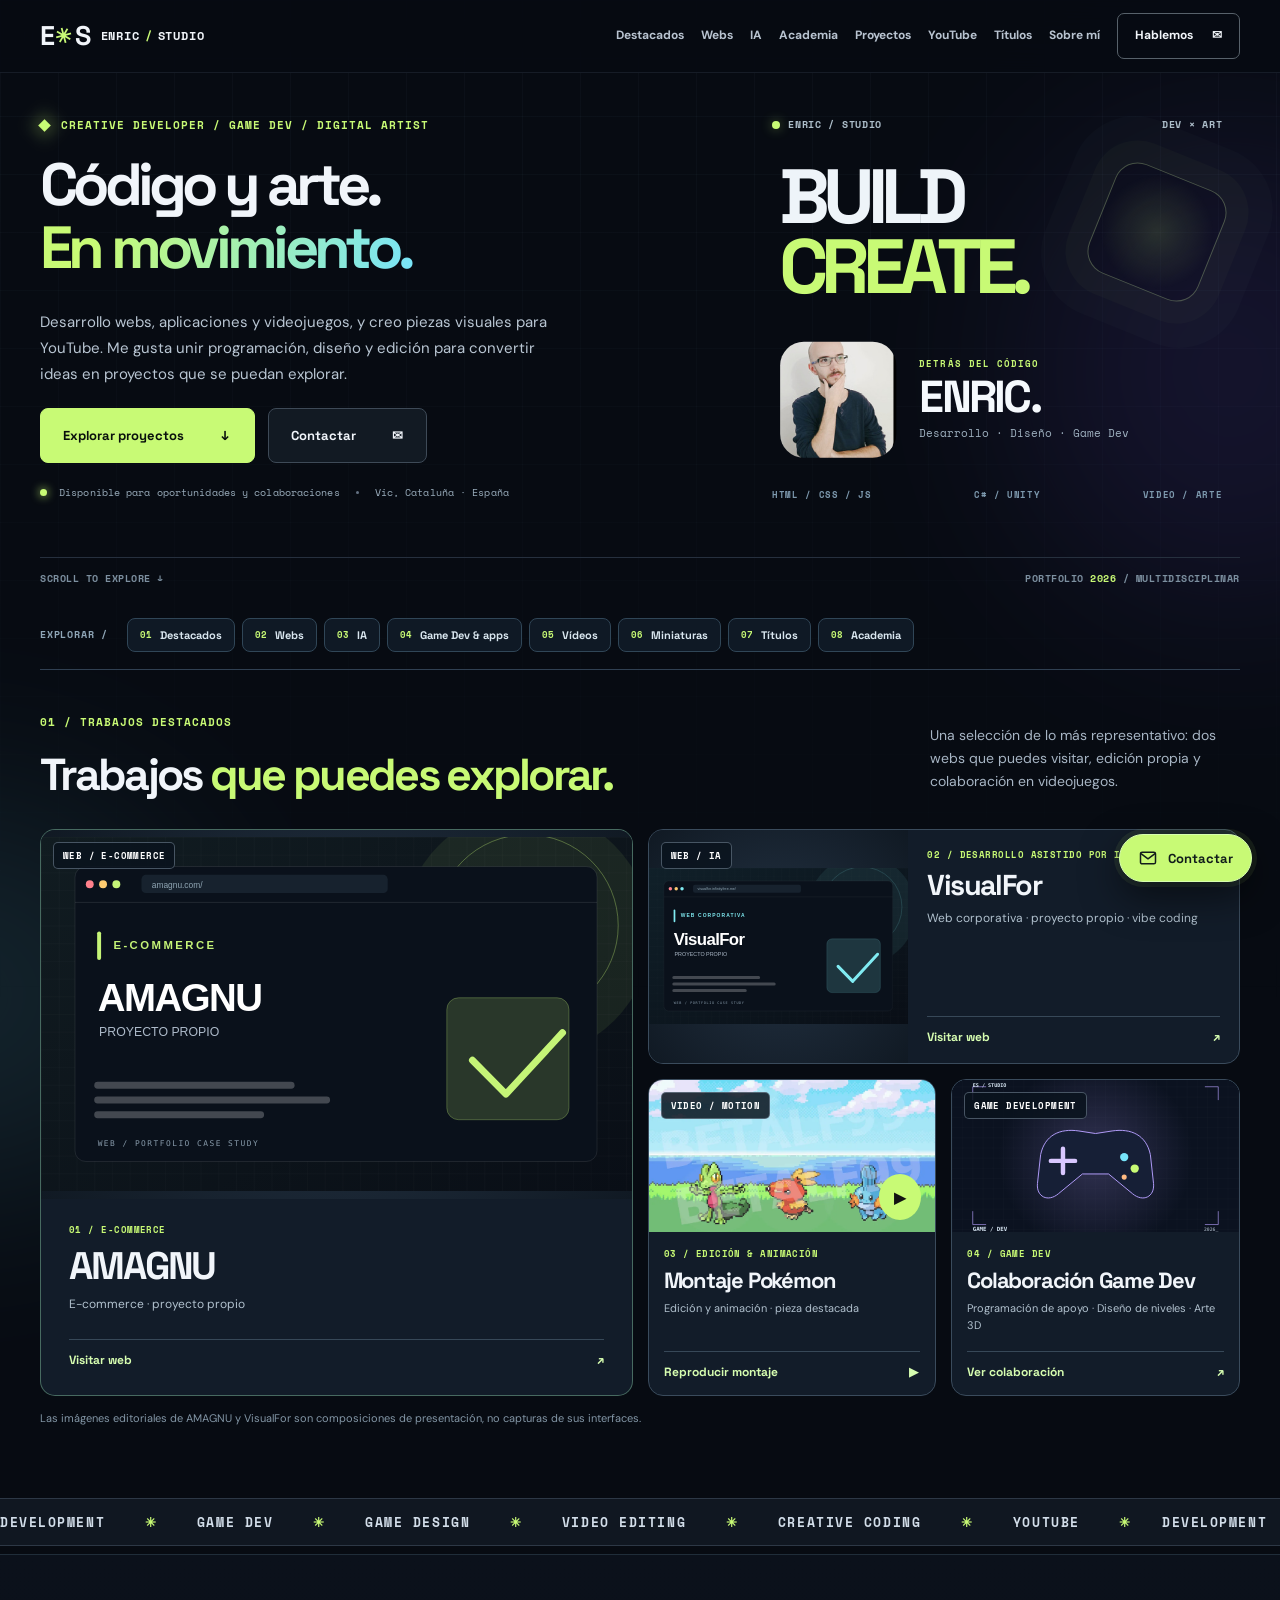
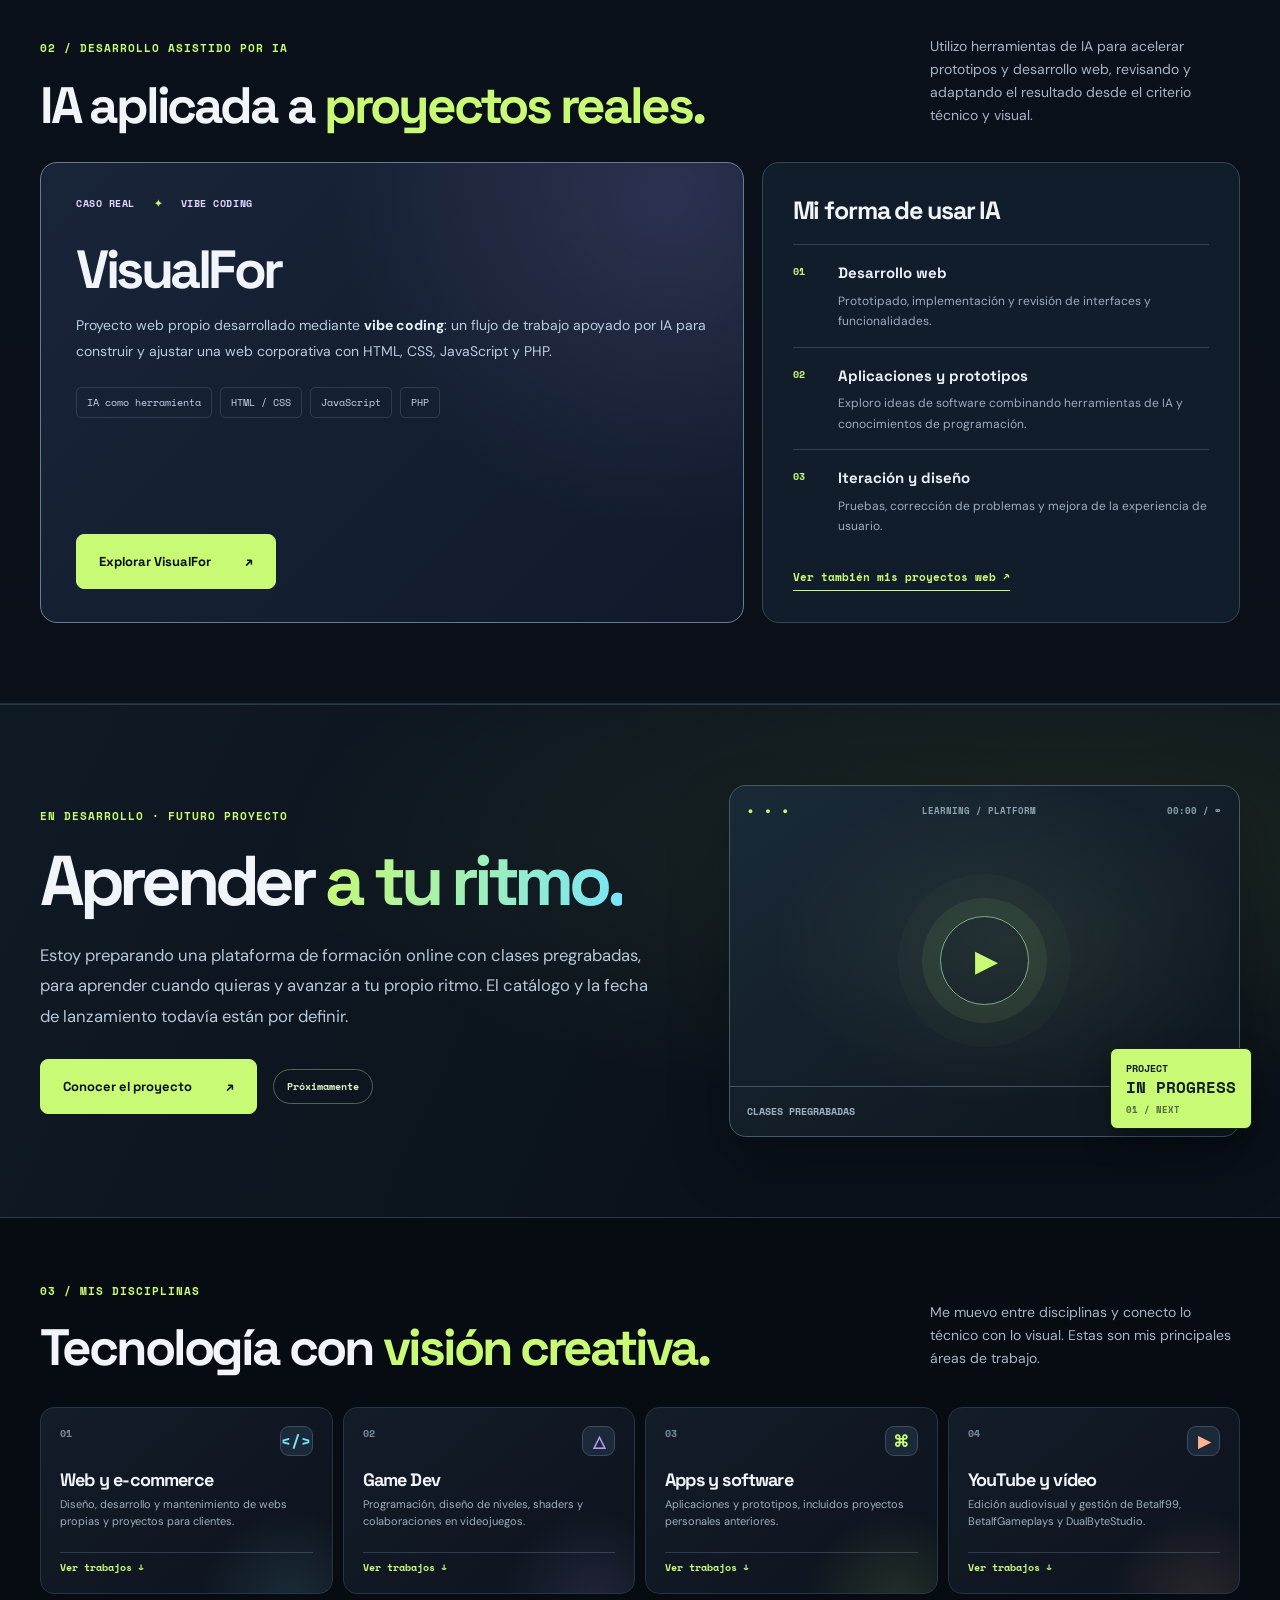
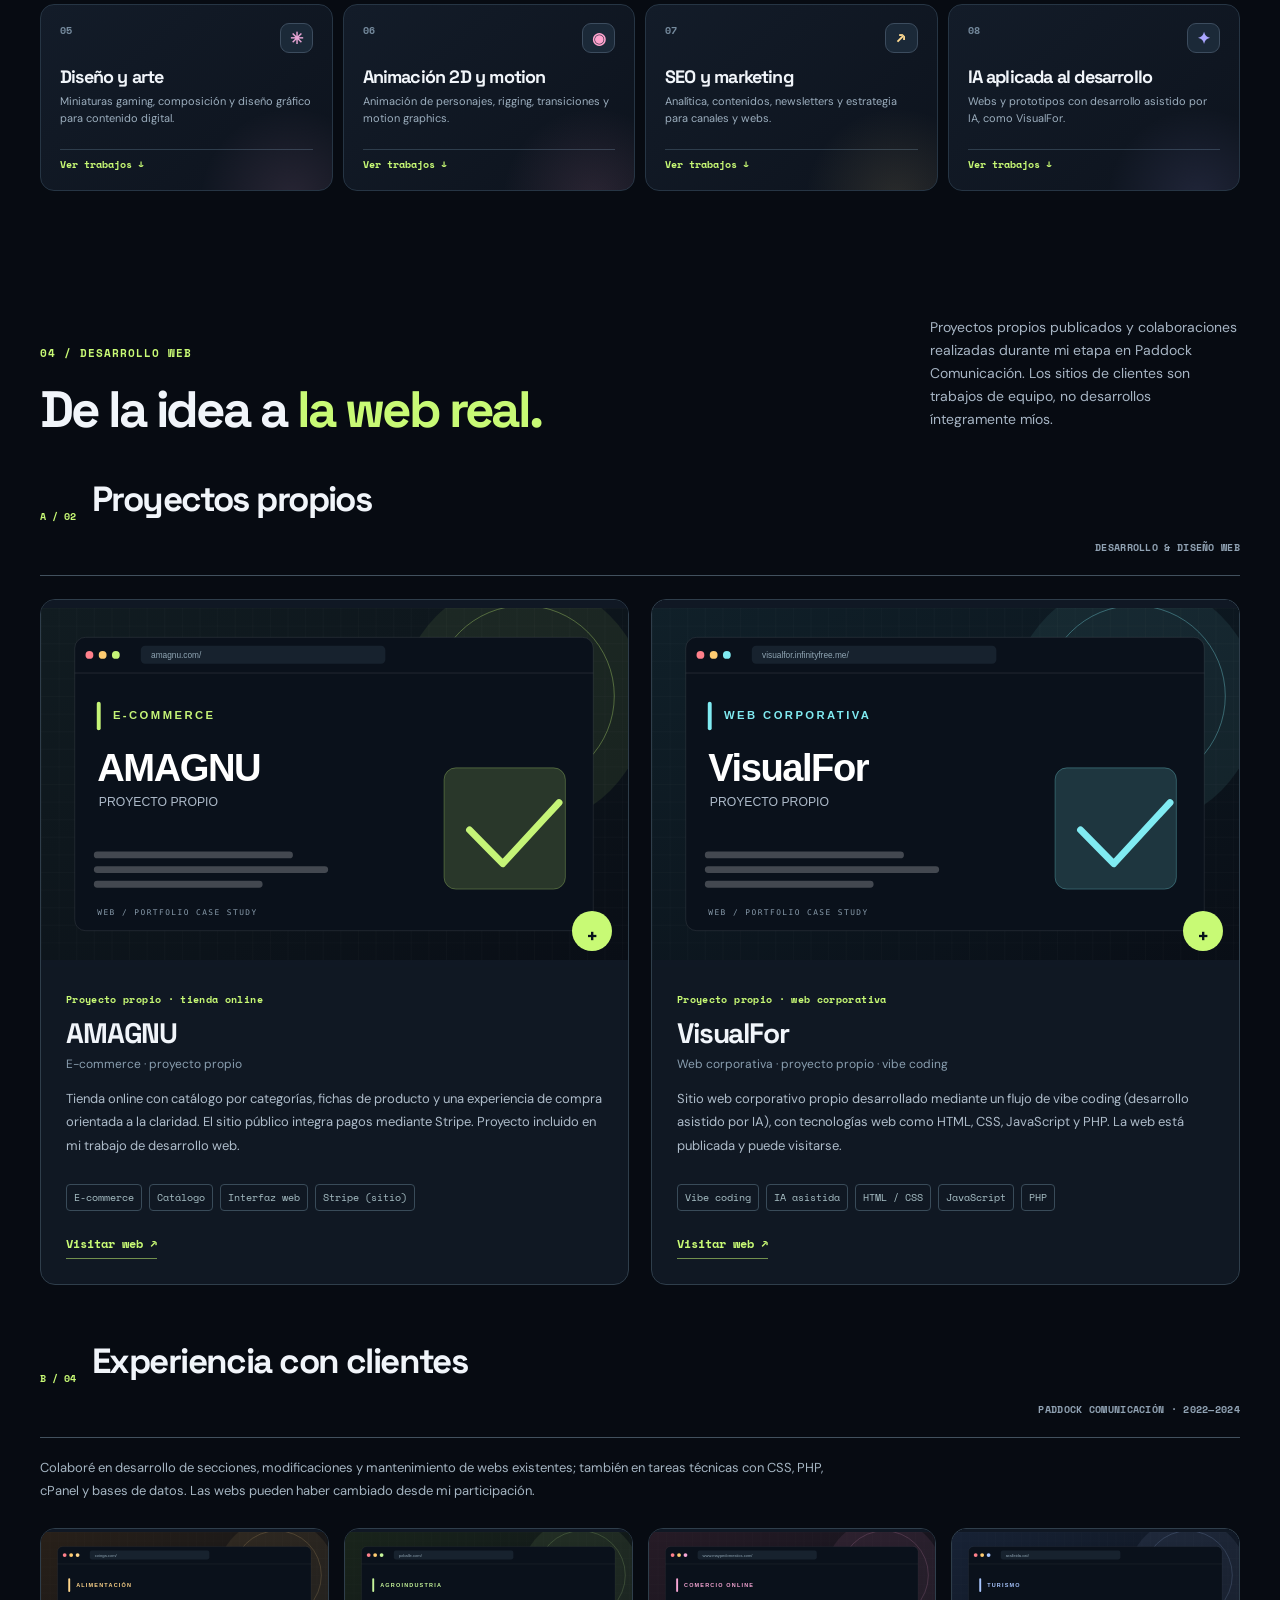
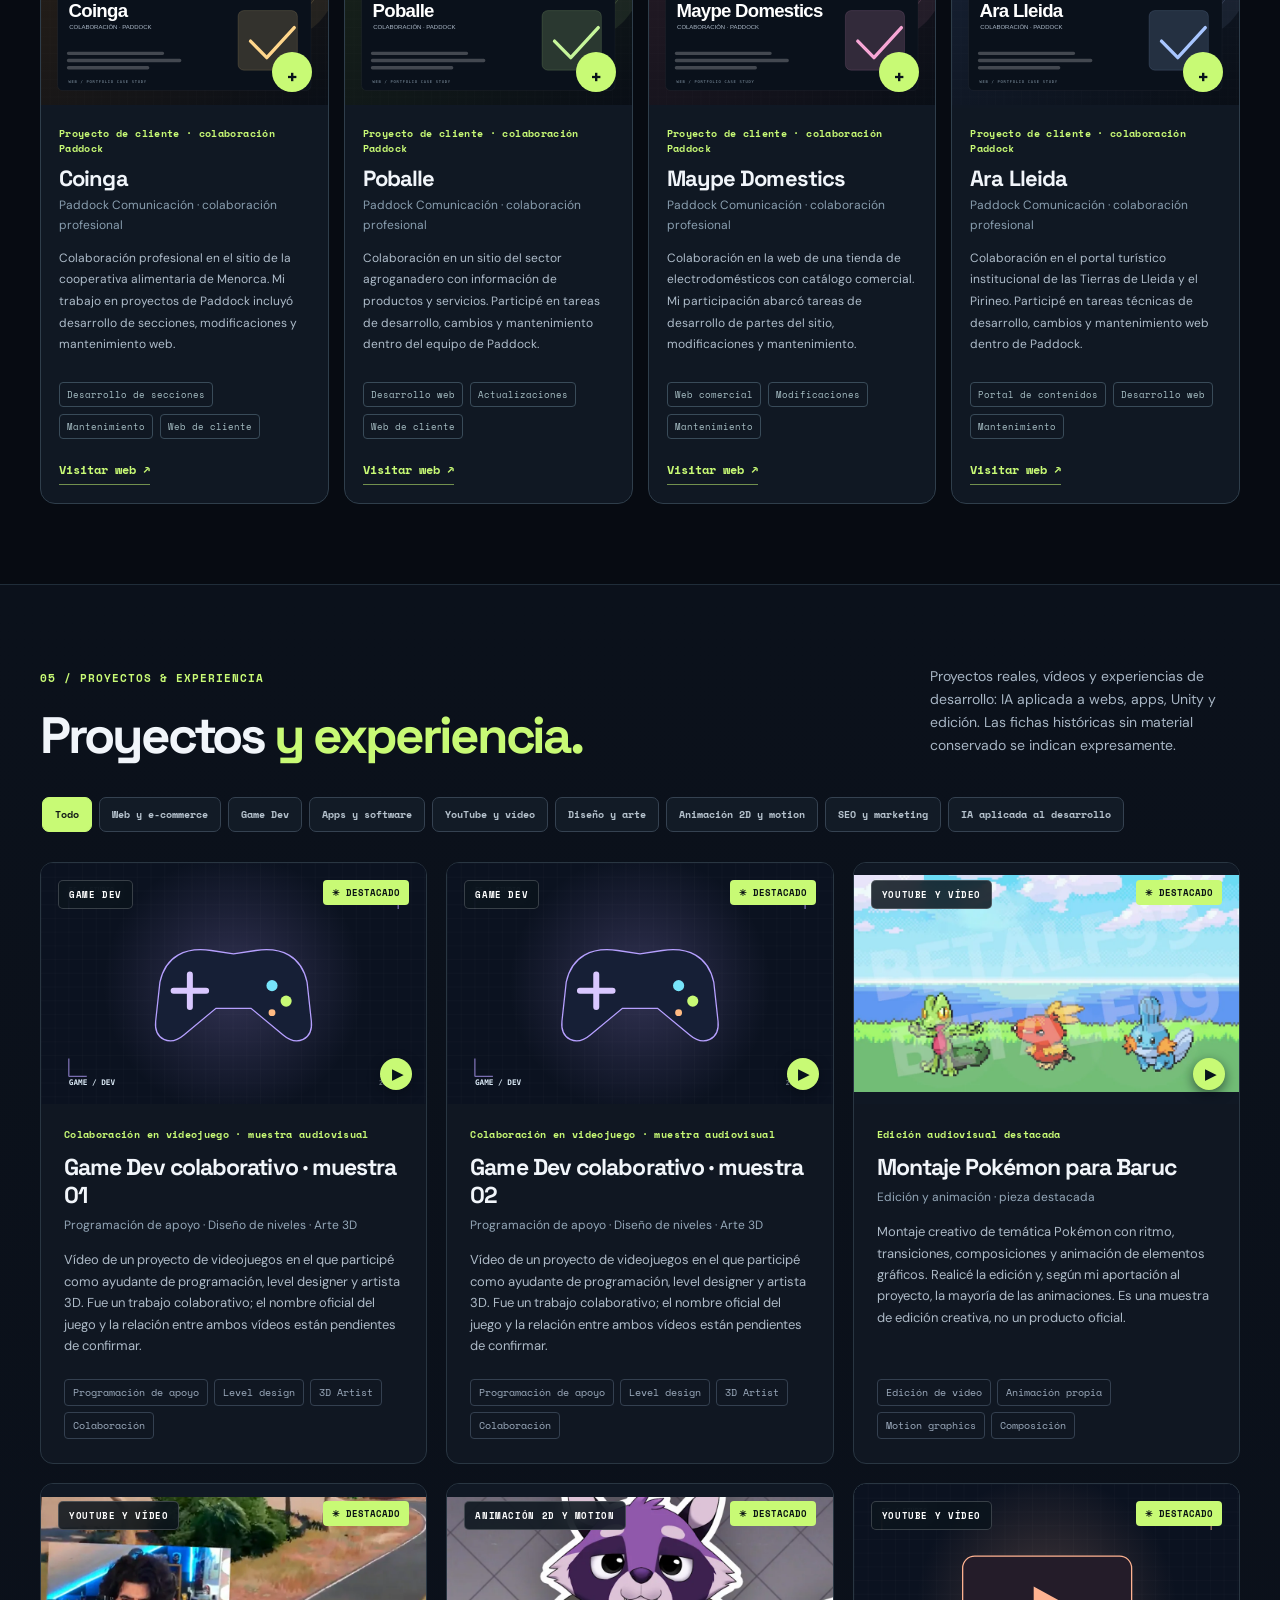
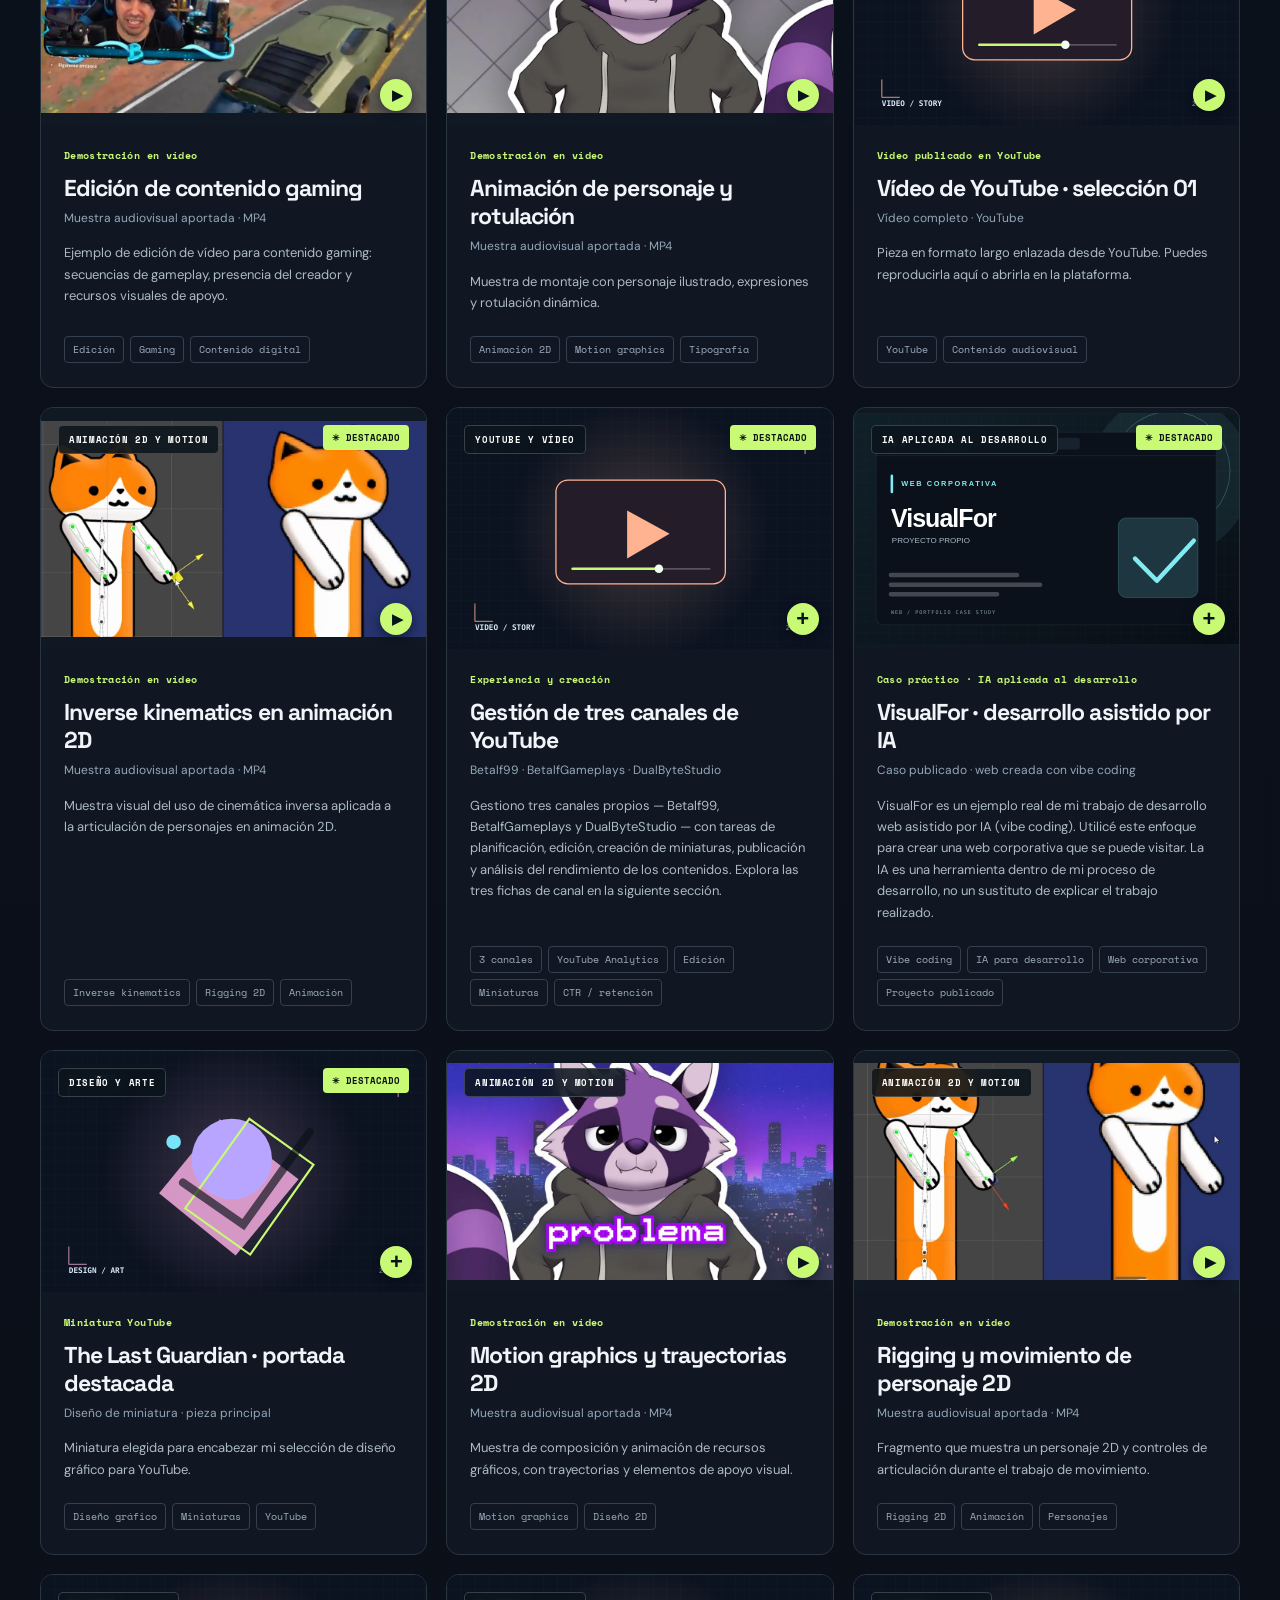
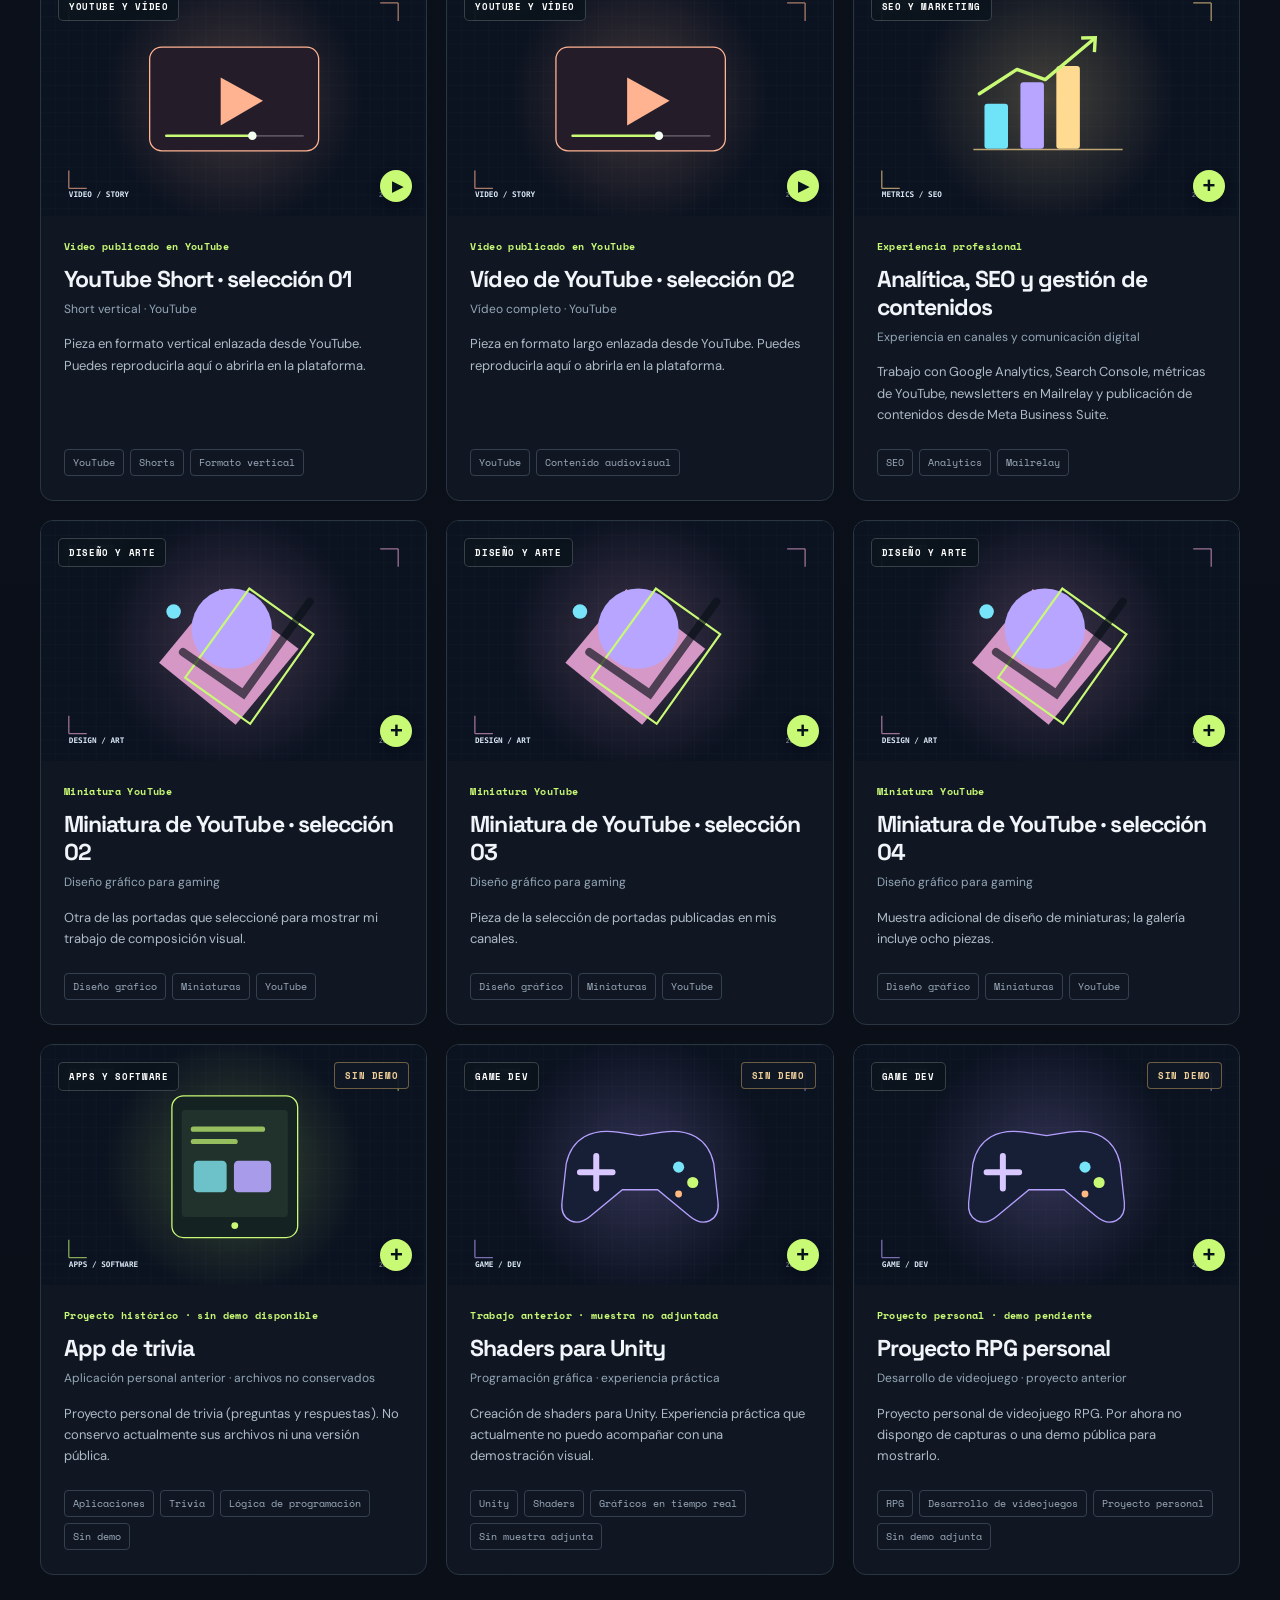
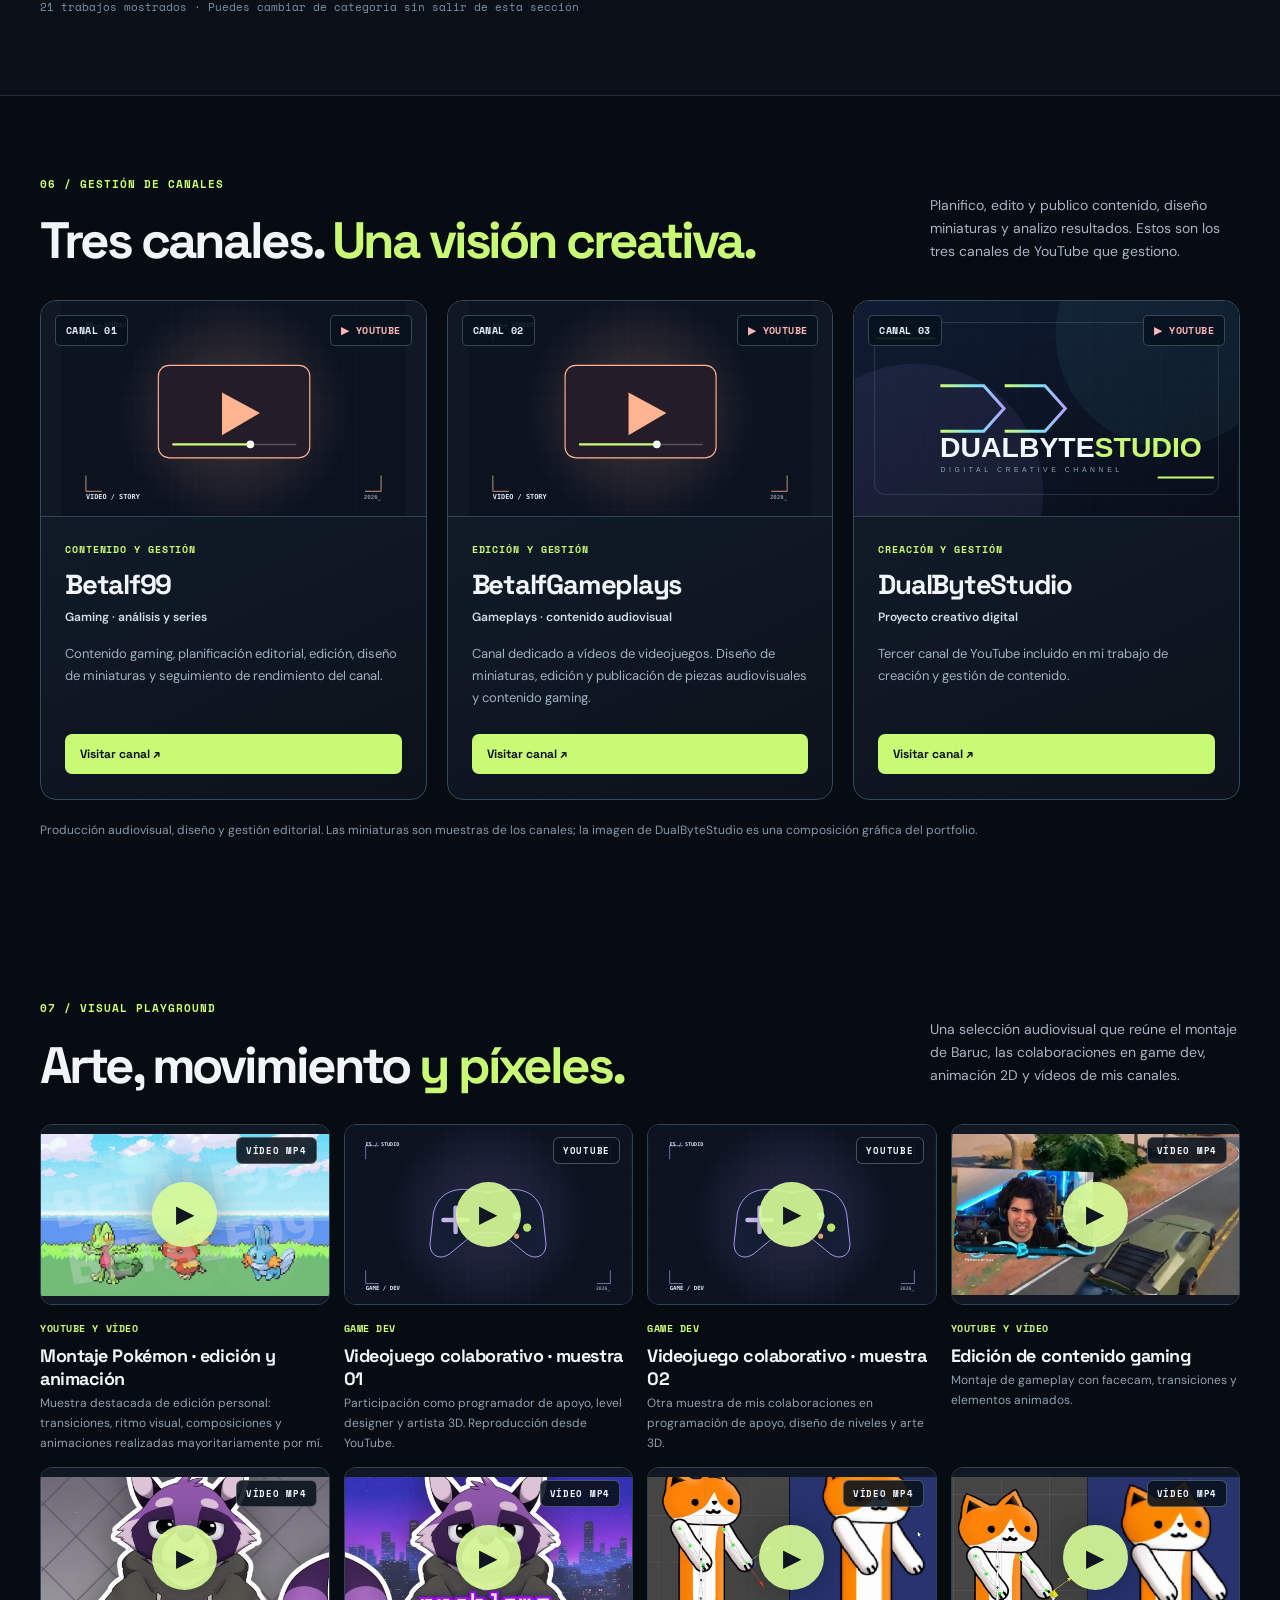
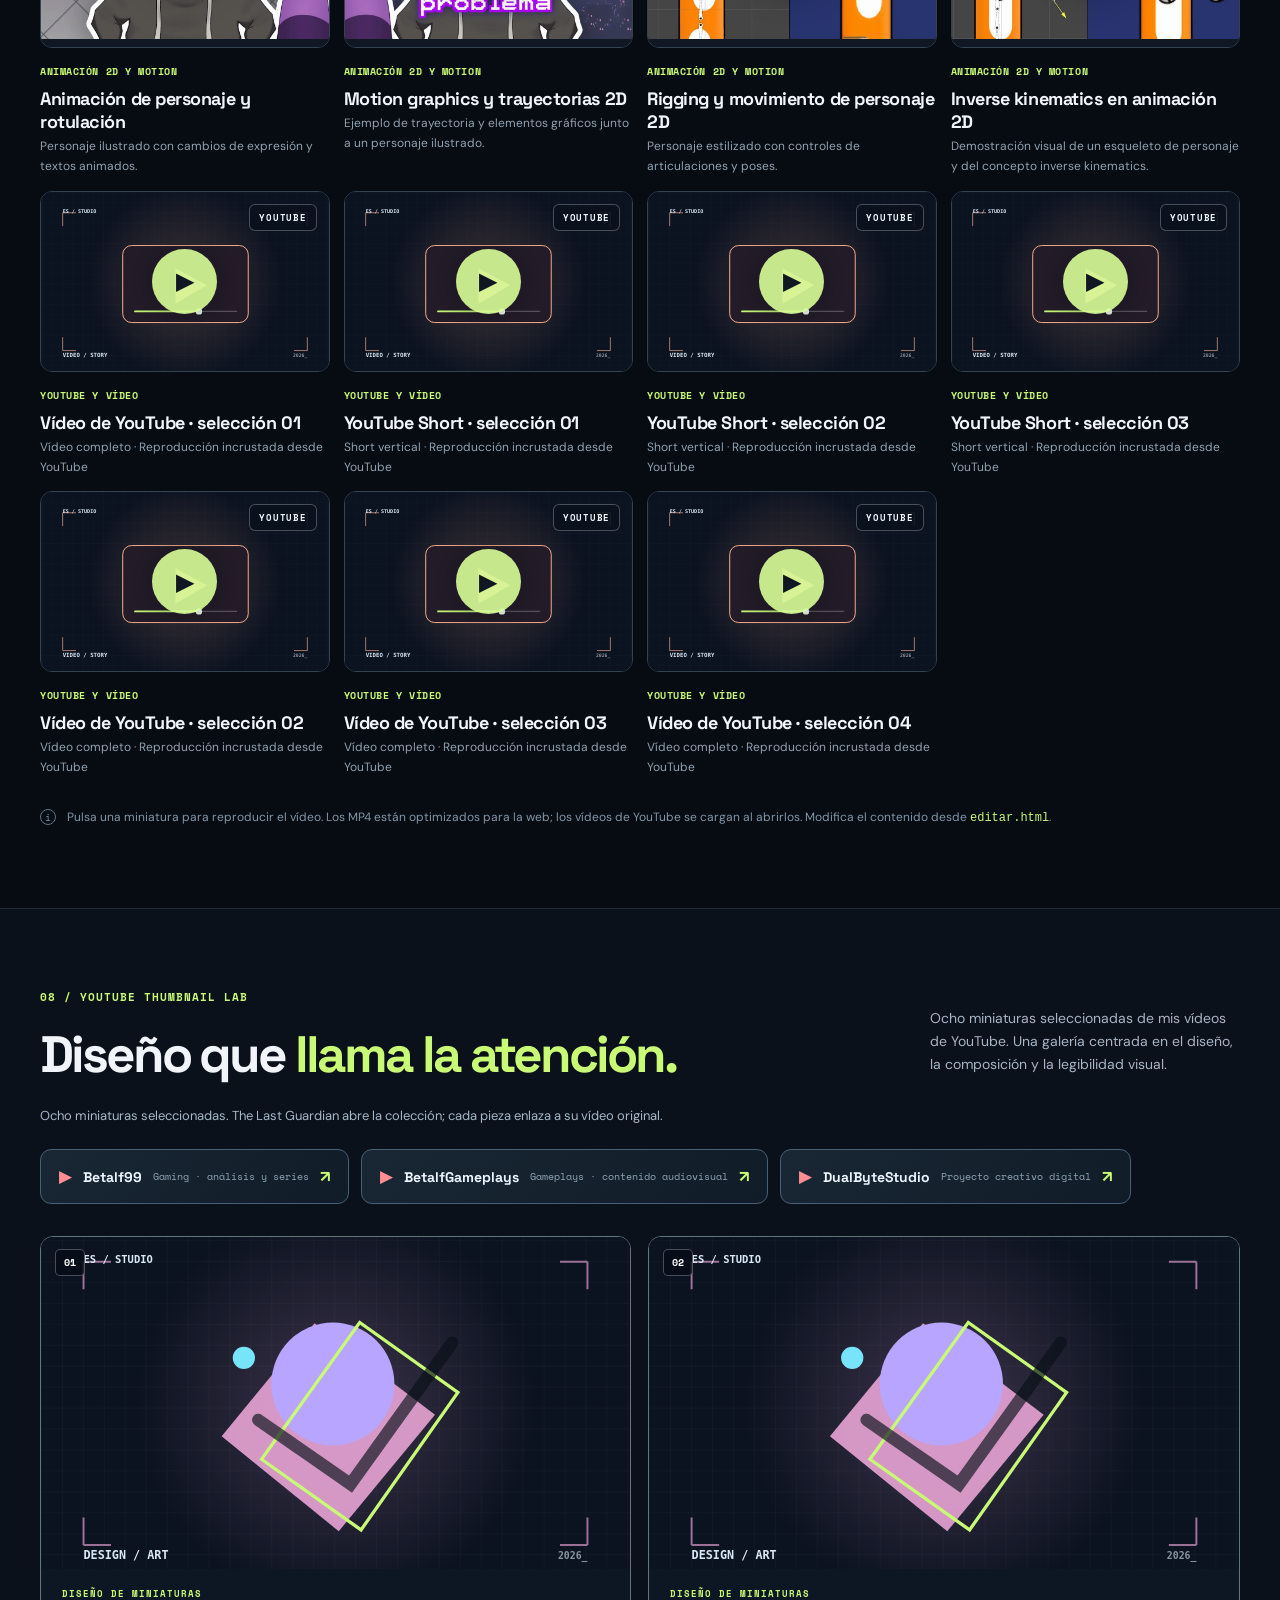
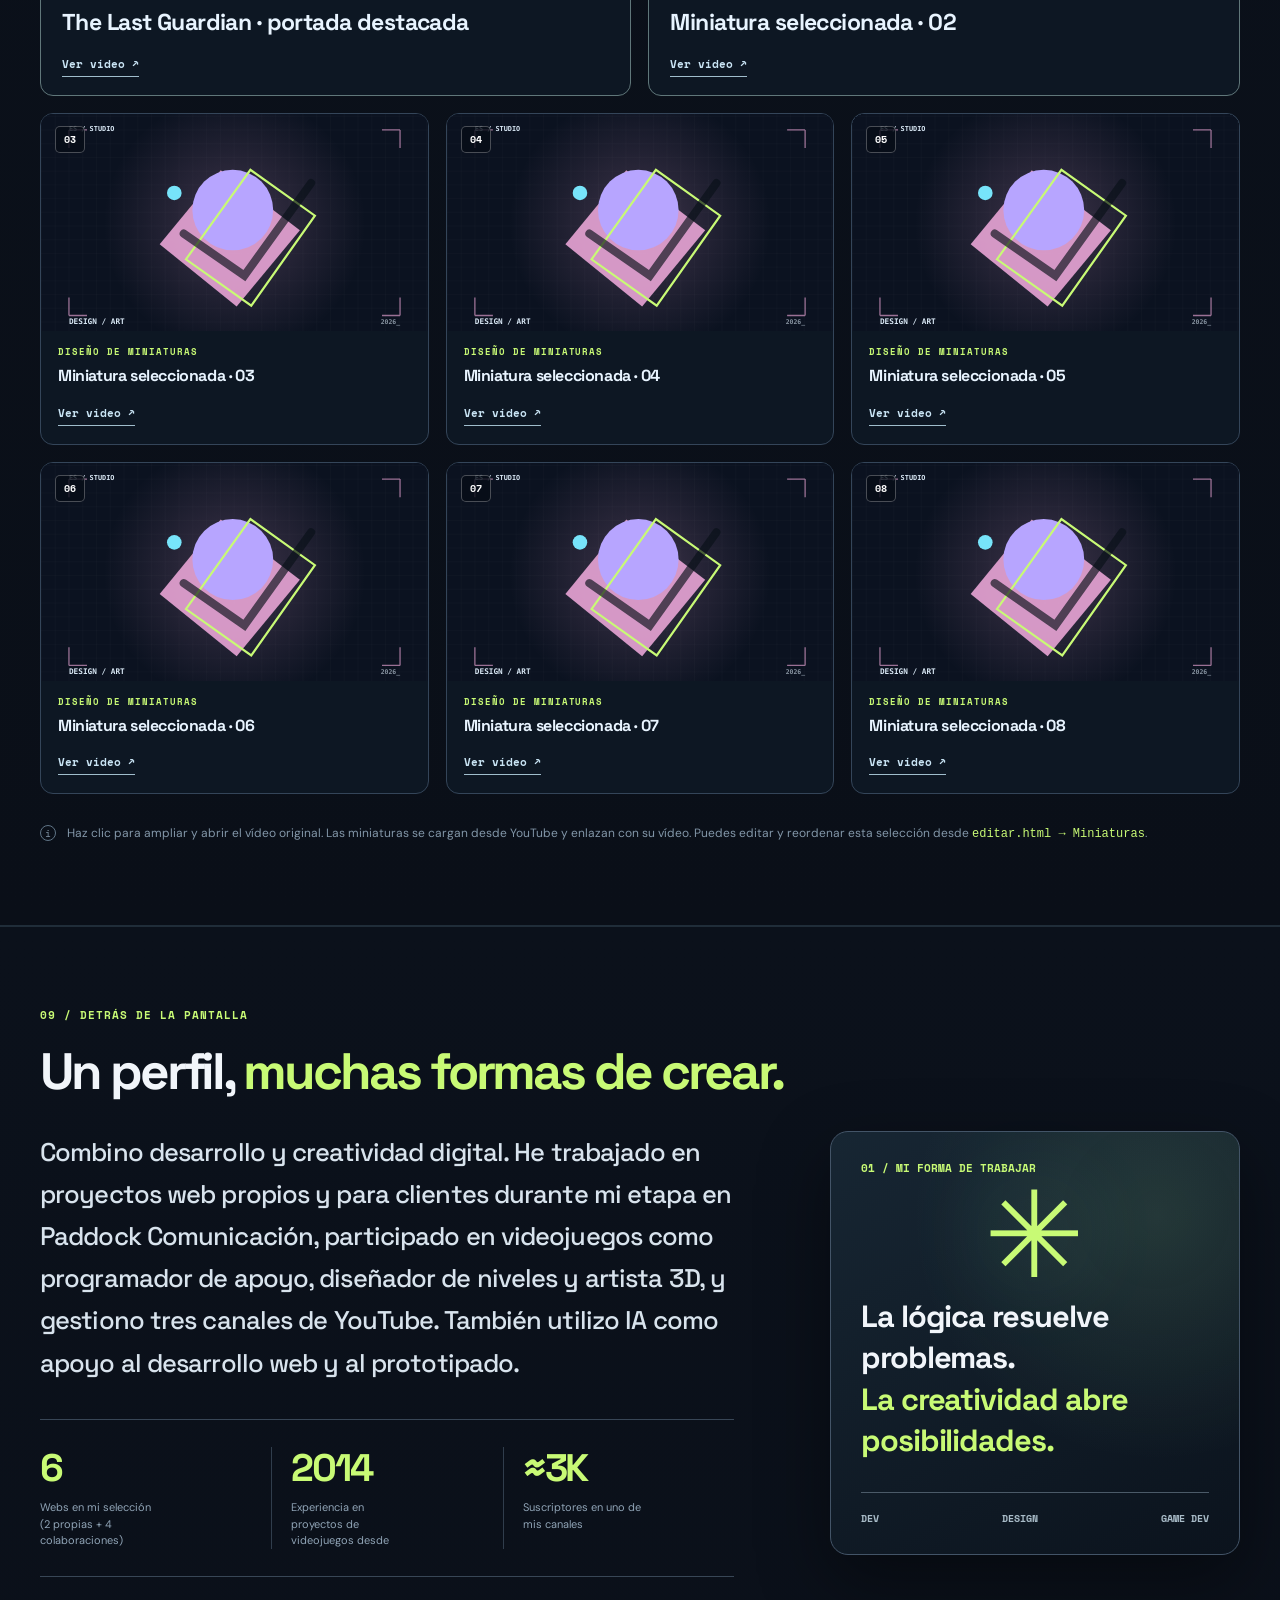
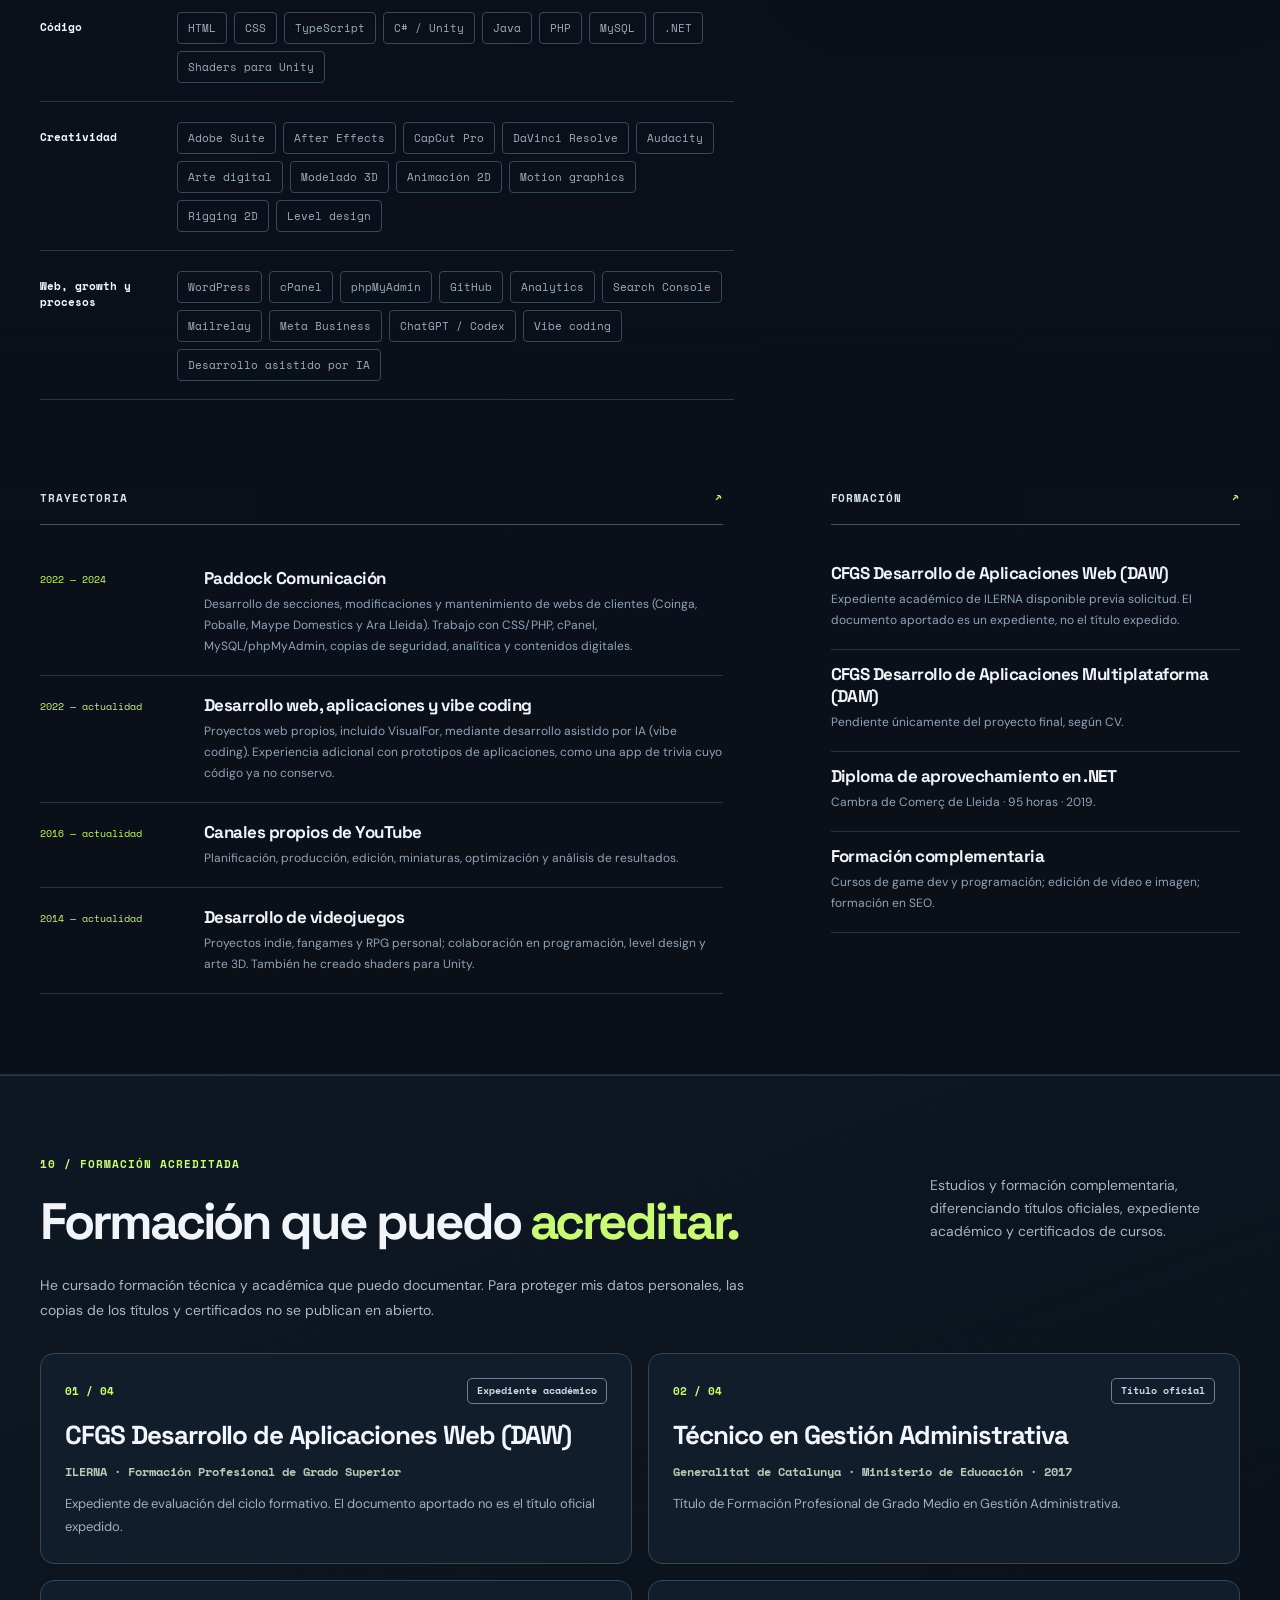
<file: index.html>
<!DOCTYPE html>

<html lang="es">
<head>
<meta charset="utf-8"/>
<meta content="width=device-width, initial-scale=1" name="viewport"/>
<meta content="#070b12" name="theme-color"/>
<meta content="index, follow" name="robots"/>
<link href="https://dualbytestudio.github.io/portfolioenric/" rel="canonical"/>
<meta content="https://dualbytestudio.github.io/portfolioenric/" property="og:url"/>
<meta content="es_ES" property="og:locale"/>
<meta content="https://i.ytimg.com/vi/_Vrluv5knhw/hqdefault.jpg" property="og:image"/>
<meta content="Miniatura destacada de YouTube seleccionada para el portfolio de Enric Sabaté" property="og:image:alt"/>
<meta content="https://i.ytimg.com/vi/_Vrluv5knhw/hqdefault.jpg" name="twitter:image"/>
<meta content="summary_large_image" name="twitter:card"/>
<meta content="Enric Sabaté: desarrollo web, vibe coding, apps, Unity, Game Dev, edición y diseño. Portfolio profesional." name="description"/>
<meta content="Enric Sabaté — Desarrollo &amp; Creatividad" property="og:title"/>
<meta content="Desarrollo web, videojuegos, diseño, edición y 3D. Proyectos reales de desarrollo web, videojuegos, IA aplicada, edición y diseño." property="og:description"/>
<meta content="website" property="og:type"/>
<script type="application/ld+json">{"@context":"https://schema.org","@type":"Person","name":"Enric Sabaté Puertas","url":"https://dualbytestudio.github.io/portfolioenric/","description":"Desarrollo web, proyectos con IA, videojuegos y creación audiovisual.","jobTitle":"Creative Developer","knowsAbout":["Desarrollo web","Unity","C#","Vibe coding","Edición audiovisual","Diseño gráfico"],"sameAs":["https://github.com/dualbytestudio","https://www.youtube.com/@betalf99","https://www.youtube.com/@BetalfGameplays"]}</script>
<link href="assets/favicon.svg" rel="icon" type="image/svg+xml"/>
<link href="https://fonts.googleapis.com" rel="preconnect"/>
<link crossorigin="" href="https://fonts.gstatic.com" rel="preconnect"/>
<link href="https://fonts.googleapis.com/css2?family=DM+Sans:wght@400;500;600;700;800&amp;family=Space+Grotesk:wght@400;500;600;700&amp;family=Space+Mono:wght@400;700&amp;display=swap" rel="stylesheet"/>
<link as="image" href="assets/media/retrato-enric.png" rel="preload" type="image/png"/>
<link href="estilos.css" rel="stylesheet"/>
<link href="ajustes-ux-v2-20261104.css" rel="stylesheet"/><link href="acreditaciones.css?v=20261104" rel="stylesheet"/>
<link href="contacto-academia-v1.css" rel="stylesheet"/>
<title>Enric Sabaté | Desarrollo web, IA, videojuegos y diseño</title>
<script defer="" src="contenido.js"></script>
<script defer="" src="app-ux-v2-20261104.js"></script>
<script defer="" src="contacto-academia-v1.js"></script>
</head>
<body>
<a class="skip-link" href="#contenido">Saltar al contenido</a>
<div aria-hidden="true" class="background-grid"></div>
<div aria-hidden="true" class="ambient ambient-a"></div>
<div aria-hidden="true" class="ambient ambient-b"></div>
<header class="site-header" id="inicio">
<nav aria-label="Navegación principal" class="nav container">
<a aria-label="Volver al inicio" class="brand" href="#inicio"><span class="brand-icon">E<span class="brand-star">✳</span>S</span><span class="brand-text">ENRIC<span class="brand-divider">/</span>STUDIO</span></a>
<button aria-controls="menu" aria-expanded="false" aria-label="Abrir menú" class="nav-toggle" type="button"><span></span><span></span><span></span></button>
<div class="nav-links" id="menu">
<a href="#destacados">Destacados</a><a href="#webs">Webs</a><a href="#ia">IA</a><a href="#academia">Academia</a><a href="#proyectos">Proyectos</a><a href="#canales">YouTube</a><a href="#titulaciones">Títulos</a><a href="#sobre-mi">Sobre mí</a>
<a class="nav-cta" href="#contacto" data-open-contact="true">Hablemos <span aria-hidden="true">✉</span></a>
</div>
</nav>
</header>
<main id="contenido">
<section aria-labelledby="hero-title" class="hero section container">
<div class="hero-copy">
<p class="eyebrow"><span class="square-flash"></span><span id="hero-eyebrow">DEVELOPER / CREATIVE / DIGITAL MAKER</span></p>
<h1 id="hero-title"><span id="headline-one">Código y arte.</span><span class="headline-gradient" id="headline-two">En movimiento.</span></h1>
<p class="hero-description" id="hero-intro">Desarrollo webs, aplicaciones y videojuegos, y creo piezas visuales para YouTube. Me gusta unir programación, diseño y edición para convertir ideas en proyectos que se puedan explorar.</p>
<div class="hero-actions"><a class="button button-primary" href="#destacados">Explorar proyectos <span aria-hidden="true">↓</span></a><a class="button button-ghost" href="#contacto" data-open-contact="true">Contactar <span aria-hidden="true">✉</span></a></div>
<div class="hero-micro"><span class="pulsing-dot"></span><span id="hero-availability"></span><span class="micro-divider"></span><span id="hero-location"></span></div>
</div>
<div aria-label="Presentación visual de desarrollo y creatividad digital" class="hero-visual">
<div class="hero-studio-panel">
<div class="studio-panel-top"><span><span aria-hidden="true" class="studio-status"></span> ENRIC / STUDIO</span><span>DEV × ART</span></div>
<div aria-hidden="true" class="studio-type-art"><span>BUILD</span><span class="studio-art-accent">CREATE.</span><span class="studio-art-grid"></span></div>
<div class="studio-profile-row">
<img alt="Fotografía de Enric Sabaté Puertas" fetchpriority="high" height="439" id="hero-portrait" src="assets/media/retrato-enric.png" width="439"/>
<div class="studio-profile-info"><span>DETRÁS DEL CÓDIGO</span><strong id="mini-name">ENRIC.</strong><small>Desarrollo · Diseño · Game Dev</small></div>
</div>
<div class="studio-bottom"><span>HTML / CSS / JS</span><span>C# / UNITY</span><span>VIDEO / ARTE</span></div>
</div>
</div>
<div class="hero-bottom"><span>SCROLL TO EXPLORE <span aria-hidden="true">↓</span></span><span>PORTFOLIO <b>2026</b> / MULTIDISCIPLINAR</span></div>
</section>
<nav aria-label="Accesos rápidos a mis trabajos" class="quicknav container">
<span class="quicknav-label">EXPLORAR /</span>
<a href="#destacados"><span>01</span> Destacados</a>
<a href="#webs"><span>02</span> Webs</a>
<a href="#ia"><span>03</span> IA</a>
<a href="#proyectos"><span>04</span> Game Dev &amp; apps</a>
<a href="#galeria"><span>05</span> Vídeos</a>
<a href="#miniaturas"><span>06</span> Miniaturas</a>
<a href="#titulaciones"><span>07</span> Títulos</a><a href="#academia"><span>08</span> Academia</a></nav>
<section aria-labelledby="featured-title" class="section featured-section container" id="destacados">
<div class="section-heading section-heading-tight"><div><p class="section-kicker">01 / TRABAJOS DESTACADOS</p><h2 id="featured-title">Trabajos <em>que puedes explorar.</em></h2></div><p>Una selección de lo más representativo: dos webs que puedes visitar, edición propia y colaboración en videojuegos.</p></div>
<div class="featured-grid">
<article class="featured-card featured-card-primary" data-featured-id="web-amagnu">
<a aria-label="Visitar proyecto AMAGNU" class="featured-thumb" href="https://amagnu.com/" rel="noopener noreferrer" target="_blank"><img alt="Ilustración editorial de AMAGNU, tienda online" height="400" loading="lazy" src="assets/covers/web-projects/web-amagnu.svg" width="640"/><span>WEB / E-COMMERCE</span></a>
<div class="featured-copy"><p>01 / E-COMMERCE</p><h3>AMAGNU</h3><span>Comercio electrónico y desarrollo web</span><a href="https://amagnu.com/" rel="noopener noreferrer" target="_blank">Visitar web <span aria-hidden="true">↗</span></a></div>
</article>
<article class="featured-card featured-card-primary featured-card-ai" data-featured-id="web-visualfor">
<a aria-label="Visitar VisualFor" class="featured-thumb" href="https://visualfor.infinityfree.me/" rel="noopener noreferrer" target="_blank"><img alt="Ilustración editorial de VisualFor, un proyecto web con IA" height="400" loading="lazy" src="assets/covers/web-projects/web-visualfor.svg" width="640"/><span>WEB / IA</span></a>
<div class="featured-copy"><p>02 / DESARROLLO ASISTIDO POR IA</p><h3>VisualFor</h3><span>Web corporativa desarrollada con apoyo de IA</span><a href="https://visualfor.infinityfree.me/" rel="noopener noreferrer" target="_blank">Visitar web <span aria-hidden="true">↗</span></a></div>
</article>
<article class="featured-card" data-featured-id="baruc-edicion-destacada">
<button aria-label="Reproducir montaje Pokémon de Baruc" class="featured-thumb featured-open" data-project="baruc-edicion-destacada" type="button"><img alt="Fotograma del montaje Pokémon editado y animado por Enric" height="400" loading="lazy" src="assets/media/posters/edicion-baruc.webp" width="640"/><span>VIDEO / MOTION</span><b aria-hidden="true">▶</b></button>
<div class="featured-copy"><p>03 / EDICIÓN &amp; ANIMACIÓN</p><h3>Montaje Pokémon</h3><span>Edición, animaciones y composición</span><button class="featured-action featured-open" data-project="baruc-edicion-destacada" type="button">Reproducir montaje <span aria-hidden="true">▶</span></button></div>
</article>
<article class="featured-card" data-featured-id="game-colaboracion-mzng">
<a aria-label="Abrir vídeo de colaboración en videojuegos" class="featured-thumb" href="https://www.youtube.com/watch?v=MZNgmNNBUKo" rel="noopener noreferrer" target="_blank"><img alt="Vídeo de colaboración en el desarrollo de un videojuego" height="360" loading="lazy" src="https://i.ytimg.com/vi/MZNgmNNBUKo/hqdefault.jpg" width="480"/><span>GAME DEVELOPMENT</span></a>
<div class="featured-copy"><p>04 / GAME DEV</p><h3>Game Dev</h3><span>Programación de apoyo, level design y arte 3D</span><a href="https://www.youtube.com/watch?v=MZNgmNNBUKo" rel="noopener noreferrer" target="_blank">Ver colaboración <span aria-hidden="true">↗</span></a></div>
</article>
</div>
<p class="featured-note">Las imágenes editoriales de AMAGNU y VisualFor son composiciones de presentación, no capturas de sus interfaces.</p>
</section>
<div aria-hidden="true" class="ticker"><div class="ticker-track"><span>DEVELOPMENT <i>✳</i> GAME DEV <i>✳</i> GAME DESIGN <i>✳</i> VIDEO EDITING <i>✳</i> CREATIVE CODING <i>✳</i> YOUTUBE <i>✳</i></span><span>DEVELOPMENT <i>✳</i> GAME DEV <i>✳</i> GAME DESIGN <i>✳</i> VIDEO EDITING <i>✳</i> CREATIVE CODING <i>✳</i> YOUTUBE <i>✳</i></span></div></div>
<section aria-labelledby="ai-title" class="section ai-section section-panel" id="ia"><div class="container">
<div class="section-heading section-heading-tight"><div><p class="section-kicker">02 / DESARROLLO ASISTIDO POR IA</p><h2 id="ai-title">IA aplicada a <em>proyectos reales.</em></h2></div><p>Utilizo herramientas de IA para acelerar prototipos y desarrollo web, revisando y adaptando el resultado desde el criterio técnico y visual.</p></div>
<div class="ai-layout">
<div class="ai-feature"><div class="ai-feature-index">CASO REAL <span>✦</span> VIBE CODING</div><h3>VisualFor</h3><p>Proyecto web propio desarrollado mediante <strong>vibe coding</strong>: un flujo de trabajo apoyado por IA para construir y ajustar una web corporativa con HTML, CSS, JavaScript y PHP.</p><div class="ai-tech"><span>IA como herramienta</span><span>HTML / CSS</span><span>JavaScript</span><span>PHP</span></div><a class="button button-primary" href="https://visualfor.infinityfree.me/" rel="noopener noreferrer" target="_blank">Explorar VisualFor <span aria-hidden="true">↗</span></a></div>
<div class="ai-capabilities"><h3>Mi forma de usar IA</h3><div class="ai-capability"><span>01</span><div><strong>Desarrollo web</strong><p>Prototipado, implementación y revisión de interfaces y funcionalidades.</p></div></div><div class="ai-capability"><span>02</span><div><strong>Aplicaciones y prototipos</strong><p>Exploro ideas de software combinando herramientas de IA y conocimientos de programación.</p></div></div><div class="ai-capability"><span>03</span><div><strong>Iteración y diseño</strong><p>Pruebas, corrección de problemas y mejora de la experiencia de usuario.</p></div></div><a class="ai-text-link" href="#webs">Ver también mis proyectos web ↗</a></div>
</div>
</div></section>

<section class="academy-section section" id="academia" aria-labelledby="academy-title">
 <div class="container academy-layout">
  <div class="academy-copy">
   <p class="section-kicker" id="academy-eyebrow">EN DESARROLLO · FUTURO PROYECTO</p>
   <h2 id="academy-title">Aprender <em>a tu ritmo.</em></h2>
   <p class="academy-intro" id="academy-description">Estoy preparando una plataforma de formación online con clases pregrabadas, para aprender cuando quieras y avanzar a tu propio ritmo. El catálogo y la fecha de lanzamiento todavía están por definir.</p>
   <div class="academy-cta-row">
    <a id="academy-link" class="button button-primary" href="academia.html">Conocer el proyecto <span aria-hidden="true">↗</span></a>
    <span class="academy-state" id="academy-state">Próximamente</span>
   </div>
  </div>
  <div class="academy-visual" aria-label="Presentación de futura plataforma de cursos online">
   <div class="academy-window" aria-hidden="true">
    <div class="academy-window-top"><span class="academy-dots">● ● ●</span><span>LEARNING / PLATFORM</span><span>00:00 / ∞</span></div>
    <div class="academy-play-ring"><span>▶</span></div>
    <div class="academy-gridline"><span>CLASES PREGRABADAS</span><span>ACCESO A TU RITMO</span></div>
   </div>
   <div class="academy-side-note">PROJECT <strong>IN PROGRESS</strong><span>01 / NEXT</span></div>
  </div>
 </div>
</section>
<section aria-labelledby="services-title" class="section container services-section" id="servicios">
<div class="section-heading"><div><p class="section-kicker">03 / MIS DISCIPLINAS</p><h2 id="services-title">Tecnología con <em>visión creativa.</em></h2></div><p>Me muevo entre disciplinas y conecto lo técnico con lo visual. Estas son mis principales áreas de trabajo.</p></div>
<div class="services-grid" id="services-grid"></div>
</section>
<section aria-labelledby="web-work-title" class="section web-work-section container" id="webs">
<div class="section-heading"><div><p class="section-kicker">04 / DESARROLLO WEB</p><h2 id="web-work-title">De la idea a <em>la web real.</em></h2></div><p>Proyectos propios publicados y colaboraciones realizadas durante mi etapa en Paddock Comunicación. Los sitios de clientes son trabajos de equipo, no desarrollos íntegramente míos.</p></div>
<div class="web-subheading"><div><span class="web-subheading-index">A / 02</span><h3>Proyectos propios</h3></div><span>DESARROLLO &amp; DISEÑO WEB</span></div>
<div class="web-showcase-grid" id="web-own-grid"></div>
<div class="web-subheading web-subheading-lower"><div><span class="web-subheading-index">B / 04</span><h3>Experiencia con clientes</h3></div><span>PADDOCK COMUNICACIÓN · 2022—2024</span></div>
<p class="web-context">Colaboré en desarrollo de secciones, modificaciones y mantenimiento de webs existentes; también en tareas técnicas con CSS, PHP, cPanel y bases de datos. Las webs pueden haber cambiado desde mi participación.</p>
<div class="web-collab-grid" id="web-collab-grid"></div>
</section>
<section aria-labelledby="projects-title" class="section section-panel projects-section" id="proyectos"><div class="container">
<div class="section-heading"><div><p class="section-kicker">05 / PROYECTOS &amp; EXPERIENCIA</p><h2 id="projects-title">Proyectos <em>y experiencia.</em></h2></div><p>Proyectos reales, vídeos y experiencias de desarrollo: IA aplicada a webs, apps, Unity y edición. Las fichas históricas sin material conservado se indican expresamente.</p></div>
<div aria-label="Filtrar proyectos" class="filter-row" id="project-filters" role="group"></div>
<div aria-live="polite" class="projects-grid" id="projects-grid"></div>
<p class="project-count" id="project-count"></p>
</div></section>
<section aria-labelledby="channels-title" class="section container channels-section" id="canales">
<div class="section-heading"><div><p class="section-kicker">06 / GESTIÓN DE CANALES</p><h2 id="channels-title">Tres canales. <em>Una visión creativa.</em></h2></div><p>Planifico, edito y publico contenido, diseño miniaturas y analizo resultados. Estos son los tres canales de YouTube que gestiono.</p></div>
<div aria-label="Mis tres canales de YouTube" class="channel-showcase-grid" id="channel-grid"></div>
<p class="channel-showcase-note">Producción audiovisual, diseño y gestión editorial. Las miniaturas son muestras de los canales; la imagen de DualByteStudio es una composición gráfica del portfolio.</p>
</section>
<section aria-labelledby="gallery-title" class="section container gallery-section" id="galeria">
<div class="section-heading"><div><p class="section-kicker">07 / VISUAL PLAYGROUND</p><h2 id="gallery-title">Arte, movimiento <em>y píxeles.</em></h2></div><p>Una selección audiovisual que reúne el montaje de Baruc, las colaboraciones en game dev, animación 2D y vídeos de mis canales.</p></div>
<div class="gallery-grid" id="gallery-grid"></div>
<p class="gallery-footnote"><span class="info-dot">i</span> Pulsa una miniatura para reproducir el vídeo. Los MP4 están optimizados para la web; los vídeos de YouTube se cargan al abrirlos. Modifica el contenido desde <code>editar.html</code>.</p>
</section>
<section aria-labelledby="thumb-title" class="section thumb-section section-panel" id="miniaturas"><div class="container">
<div class="section-heading"><div><p class="section-kicker">08 / YOUTUBE THUMBNAIL LAB</p><h2 id="thumb-title">Diseño que <em>llama la atención.</em></h2></div><p>Ocho miniaturas seleccionadas de mis vídeos de YouTube. Una galería centrada en el diseño, la composición y la legibilidad visual.</p></div><p class="thumb-intro-note">Ocho miniaturas seleccionadas. The Last Guardian abre la colección; cada pieza enlaza a su vídeo original.</p>
<div aria-label="Enlaces a mis canales" class="thumb-channels" id="thumb-channels"></div>
<div class="thumb-grid" id="thumb-grid"></div>
<p class="gallery-footnote"><span class="info-dot">i</span> Haz clic para ampliar y abrir el vídeo original. Las miniaturas se cargan desde YouTube y enlazan con su vídeo. Puedes editar y reordenar esta selección desde <code>editar.html → Miniaturas</code>.</p>
</div></section>
<section aria-labelledby="about-title" class="section section-panel about-section" id="sobre-mi"><div class="container">
<div class="section-heading"><div><p class="section-kicker">09 / DETRÁS DE LA PANTALLA</p><h2 id="about-title">Un perfil, <em>muchas formas de crear.</em></h2></div></div>
<div class="about-layout"><div class="about-main"><p class="about-intro" id="about-text"></p><div class="stats-grid" id="stats-grid"></div><div class="stack-list" id="stack-list"></div></div><div class="about-side"><div class="about-note-card"><span class="about-note-number">01 / MI FORMA DE TRABAJAR</span><div class="about-note-mark">✳</div><p>La lógica resuelve problemas.<br/><em>La creatividad abre posibilidades.</em></p><div class="about-note-footer"><span>DEV</span><span>DESIGN</span><span>GAME DEV</span></div></div></div></div>
<div class="career-layout"><div><p class="tiny-heading">TRAYECTORIA <span>↗</span></p><div class="timeline" id="timeline"></div></div><div><p class="tiny-heading">FORMACIÓN <span>↗</span></p><div class="education" id="education"></div></div></div>
</div></section>
<section aria-labelledby="credentials-title" class="section credential-section" id="titulaciones"><div class="container">
<div class="section-heading section-heading-tight"><div><p class="section-kicker">10 / FORMACIÓN ACREDITADA</p><h2 id="credentials-title">Formación que puedo <em>acreditar.</em></h2></div><p>Estudios y formación complementaria, diferenciando títulos oficiales, expediente académico y certificados de cursos.</p></div>
<p class="credentials-intro">He cursado formación técnica y académica que puedo documentar. Para proteger mis datos personales, las copias de los títulos y certificados no se publican en abierto.</p>
<div aria-label="Titulaciones y certificados" class="credential-grid" id="credential-grid">
<article class="credential-card"><div class="credential-card-top"><span class="credential-number">01 / 04</span><span class="credential-kind">Expediente académico</span></div><h3>CFGS Desarrollo de Aplicaciones Web (DAW)</h3><p class="credential-issuer">ILERNA · Formación Profesional de Grado Superior</p><p class="credential-detail">Expediente de evaluación del ciclo formativo. El documento aportado no es el título oficial expedido.</p></article>
<article class="credential-card"><div class="credential-card-top"><span class="credential-number">02 / 04</span><span class="credential-kind">Título oficial</span></div><h3>Técnico en Gestión Administrativa</h3><p class="credential-issuer">Generalitat de Catalunya · Ministerio de Educación · 2017</p><p class="credential-detail">Título de Formación Profesional de Grado Medio en Gestión Administrativa.</p></article>
<article class="credential-card"><div class="credential-card-top"><span class="credential-number">03 / 04</span><span class="credential-kind">Diploma de aprovechamiento</span></div><h3>Formación en .NET</h3><p class="credential-issuer">Cambra de Comerç de Lleida · 2019</p><p class="credential-detail">Programa Integral de Cualificación y Empleo · 95 horas de formación.</p></article>
<article class="credential-card"><div class="credential-card-top"><span class="credential-number">04 / 04</span><span class="credential-kind">Título oficial</span></div><h3>Graduado en Educación Secundaria Obligatoria</h3><p class="credential-issuer">Generalitat de Catalunya · Ministerio de Educación · 2014</p><p class="credential-detail">Título de Educación Secundaria Obligatoria (ESO).</p></article>
</div>
<div class="credential-footer"><div><strong>¿Necesitas comprobar un título?</strong><p>Si participo en un proceso de selección, puedes solicitar las copias. Confirmaré el contacto de la empresa o reclutador antes de facilitar acceso privado al documento correspondiente.</p></div>
<a class="credential-request" href="mailto:enricsabate.es@gmail.com?subject=Solicitud%20de%20acreditaciones%20profesionales" id="credential-request">Solicitar acreditaciones <span aria-hidden="true">↗</span></a></div>
<p class="credential-security">La solicitud abre tu aplicación de correo y no concede acceso automático. Los documentos se comparten únicamente con destinatarios autorizados, por ejemplo mediante una carpeta privada restringida por dirección de correo.</p>
</div></section><section aria-labelledby="contact-title" class="contact-section section container" id="contacto"><div class="contact-inner"><p class="section-kicker">11 / LET'S MAKE SOMETHING</p><h2 id="contact-title">¿Tienes una idea?<br/><em>Hagámosla realidad.</em></h2><p>Desarrollo web, videojuegos, edición, diseño, animación y creatividad digital. Si mi perfil encaja con tu proyecto, hablemos.</p><div class="contact-actions"><a class="button button-primary button-large" href="mailto:enricsabate.es@gmail.com" id="contact-email">Escríbeme un email <span>↗</span></a><a class="button button-ghost button-large" hidden="" href="#" id="contact-cv">Descargar CV <span>↓</span></a></div><div class="contact-socials" id="contact-socials"></div></div><div aria-hidden="true" class="contact-orbit"><span>✳</span></div></section>
</main>
<footer class="site-footer"><div class="container footer-inner"><a aria-label="Subir al inicio" class="footer-logo" href="#inicio">ES<span>✳</span></a><p id="footer-note">Desarrollo, videojuegos y creatividad visual desde Vic.</p><p>© <span id="year"></span> ENRIC SABATÉ <span class="footer-sep">/</span> BUILT WITH CURIOSITY</p><a href="#inicio">VOLVER ARRIBA ↑</a></div></footer>

<button id="contact-fab" class="contact-fab" type="button" aria-haspopup="dialog" aria-controls="contact-dialog" aria-label="Contactar con Enric">
 <svg viewBox="0 0 24 24" width="20" height="20" fill="none" stroke="currentColor" stroke-width="1.8" stroke-linecap="round" stroke-linejoin="round" aria-hidden="true"><rect x="3" y="5" width="18" height="14" rx="2"/><path d="m4 7 8 6 8-6"/></svg>
 <span>Contactar</span>
</button>
<dialog id="contact-dialog" class="contact-dialog" aria-labelledby="contact-dialog-title" aria-describedby="contact-dialog-desc">
 <div class="contact-dialog-inner">
  <div class="contact-dialog-top"><span class="contact-dialog-kicker"><span class="contact-dialog-online"></span> CONECTEMOS</span><button type="button" id="contact-dialog-close" class="contact-dialog-close" aria-label="Cerrar ventana de contacto">✕</button></div>
  <h2 id="contact-dialog-title">¿Hablamos de <em>tu proyecto?</em></h2>
  <p id="contact-dialog-desc">Contacta conmigo sin bajar hasta el final de la web. Puedes redactar un correo o copiar mi dirección.</p>
  <form id="contact-compose-form" autocomplete="on">
   <label for="contact-type">¿Sobre qué quieres hablar?</label>
   <select id="contact-type" name="topic">
    <option value="Propuesta profesional">Oferta de trabajo o colaboración</option>
    <option value="Consulta sobre proyectos">Consulta sobre mis proyectos</option>
    <option value="Futura academia online">Futura academia online</option>
    <option value="Contacto general">Otra consulta</option>
   </select>
   <label for="contact-msg">Mensaje (opcional)</label>
   <textarea id="contact-msg" name="message" rows="3" maxlength="1000" placeholder="Cuéntame brevemente qué necesitas…"></textarea>
   <button class="contact-send" type="submit">Redactar email <span aria-hidden="true">↗</span></button>
  </form>
  <div class="contact-dialog-secondary"><button type="button" id="contact-copy-email">Copiar dirección de correo <span aria-hidden="true">⧉</span></button><span id="contact-copy-feedback" role="status" aria-live="polite"></span></div>
  <p class="contact-dialog-notice">Este formulario no almacena ni envía datos desde la web: abre tu aplicación de correo. No existe un formulario público que los bots puedan enviar automáticamente.</p>
 </div>
</dialog>
<dialog aria-label="Detalle de proyecto" class="media-dialog" id="media-dialog"><div class="dialog-shell"><button aria-label="Cerrar ventana" class="dialog-close" id="dialog-close" type="button">✕</button><div id="dialog-content"></div></div></dialog>
<div aria-live="polite" class="toast" id="toast" role="status"></div>
</body>
</html>
</file>
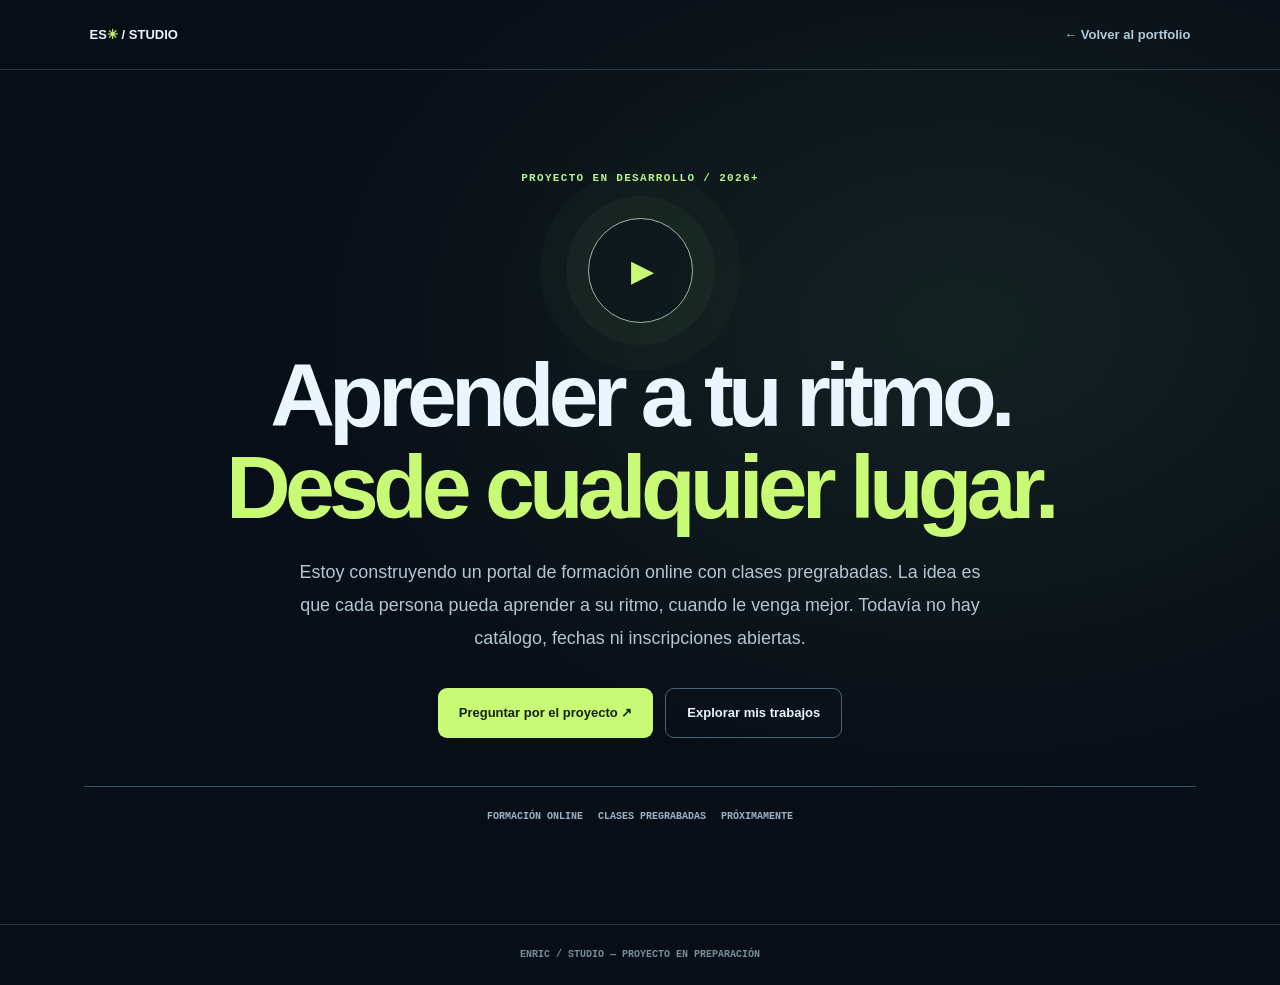
<file: academia.html>
<!doctype html>
<html lang="es">
<head>
<meta charset="utf-8"><meta name="viewport" content="width=device-width,initial-scale=1">
<meta name="robots" content="noindex,follow">
<meta name="theme-color" content="#070b12">
<title>Academia digital en preparación | Enric Sabaté</title>
<meta name="description" content="Proyecto de academia online con clases pregrabadas, todavía en desarrollo.">
<link rel="icon" type="image/svg+xml" href="assets/favicon.svg">
<link rel="stylesheet" href="academia.css">
</head>
<body>
<header class="top"><a href="index.html" aria-label="Volver al portfolio">ES<span>✳</span> / STUDIO</a><a href="index.html#academia" class="back">← Volver al portfolio</a></header>
<main>
 <div class="eyebrow">PROYECTO EN DESARROLLO / 2026+</div>
 <div class="indicator" aria-hidden="true"><span>▶</span></div>
 <h1>Aprender a tu ritmo.<br><em>Desde cualquier lugar.</em></h1>
 <p>Estoy construyendo un portal de formación online con clases pregrabadas. La idea es que cada persona pueda aprender a su ritmo, cuando le venga mejor. Todavía no hay catálogo, fechas ni inscripciones abiertas.</p>
 <div class="actions"><a class="main-action" href="mailto:enricsabate.es@gmail.com?subject=Consulta%20sobre%20la%20futura%20academia">Preguntar por el proyecto ↗</a><a class="second-action" href="index.html">Explorar mis trabajos</a></div>
 <div class="info"><span>FORMACIÓN ONLINE</span><span>CLASES PREGRABADAS</span><span>PRÓXIMAMENTE</span></div>
</main>
<footer>ENRIC / STUDIO — PROYECTO EN PREPARACIÓN</footer>
</body>
</html>
</file>
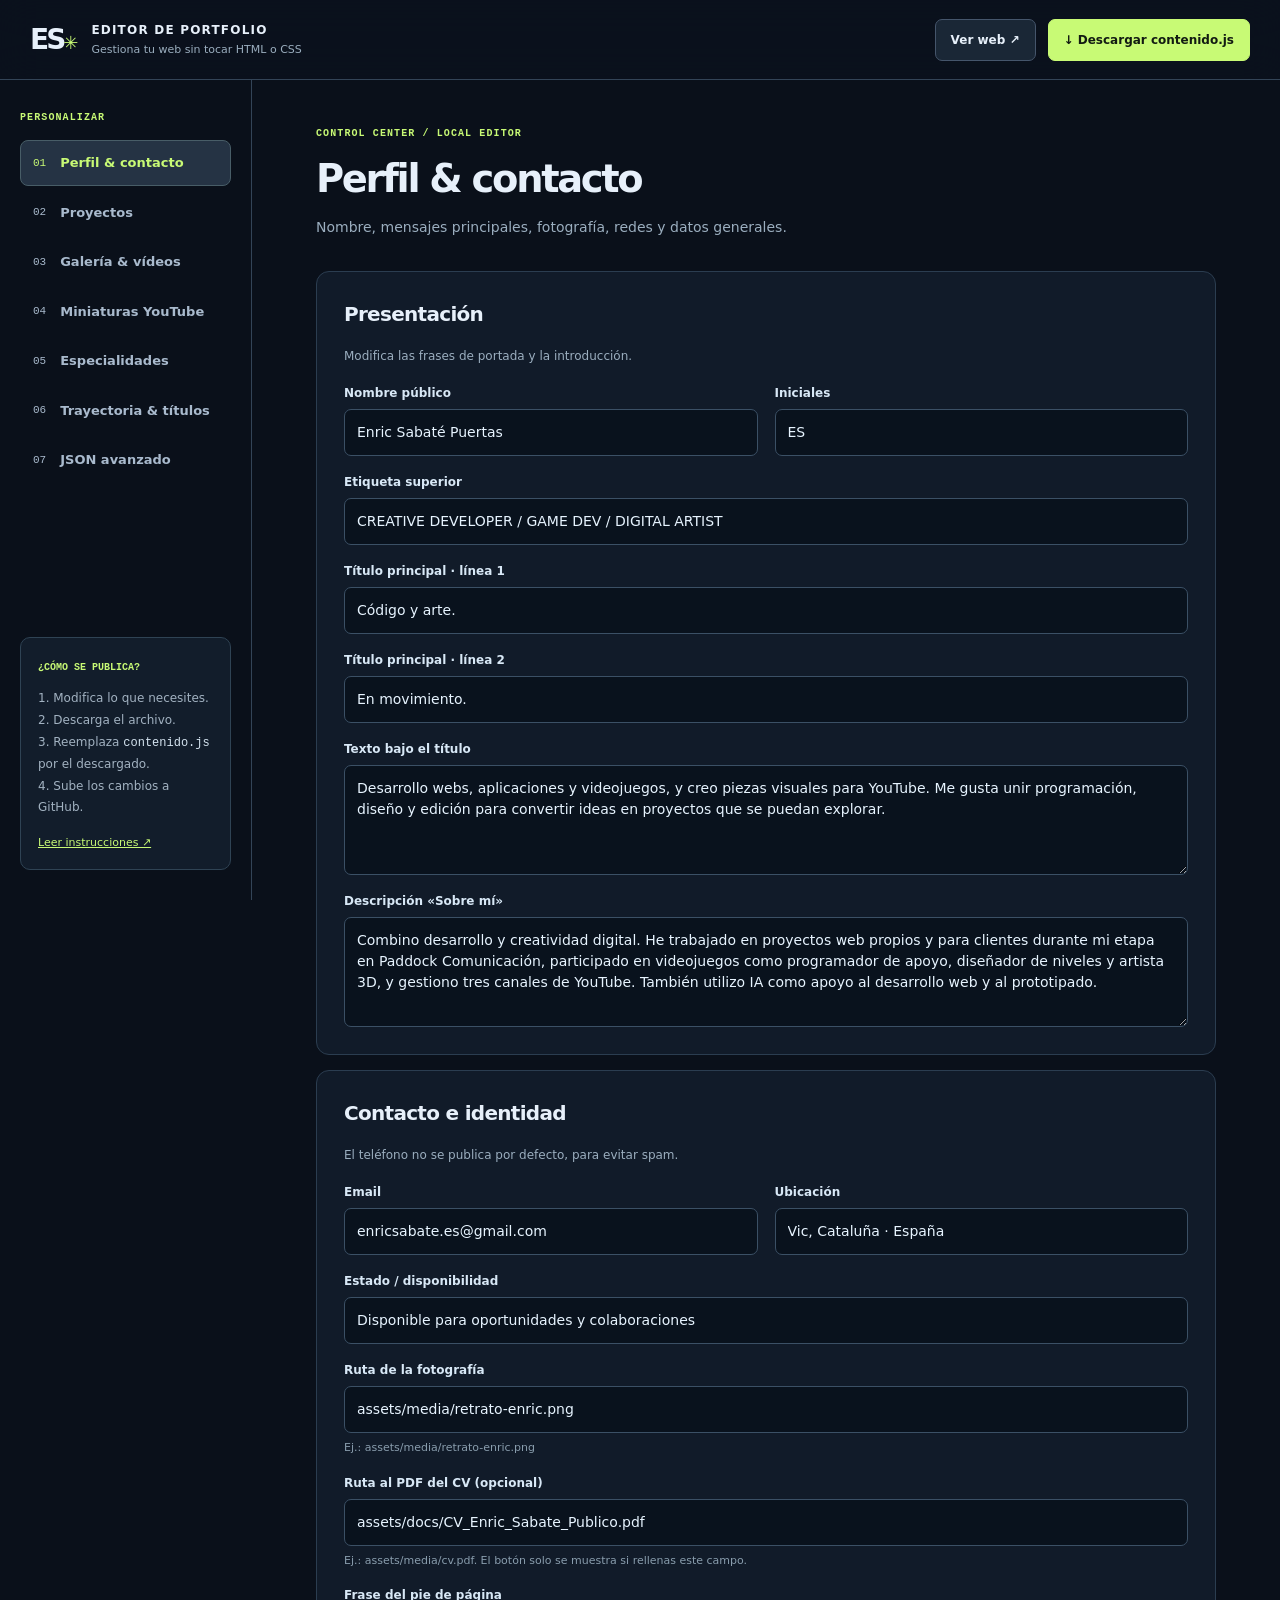
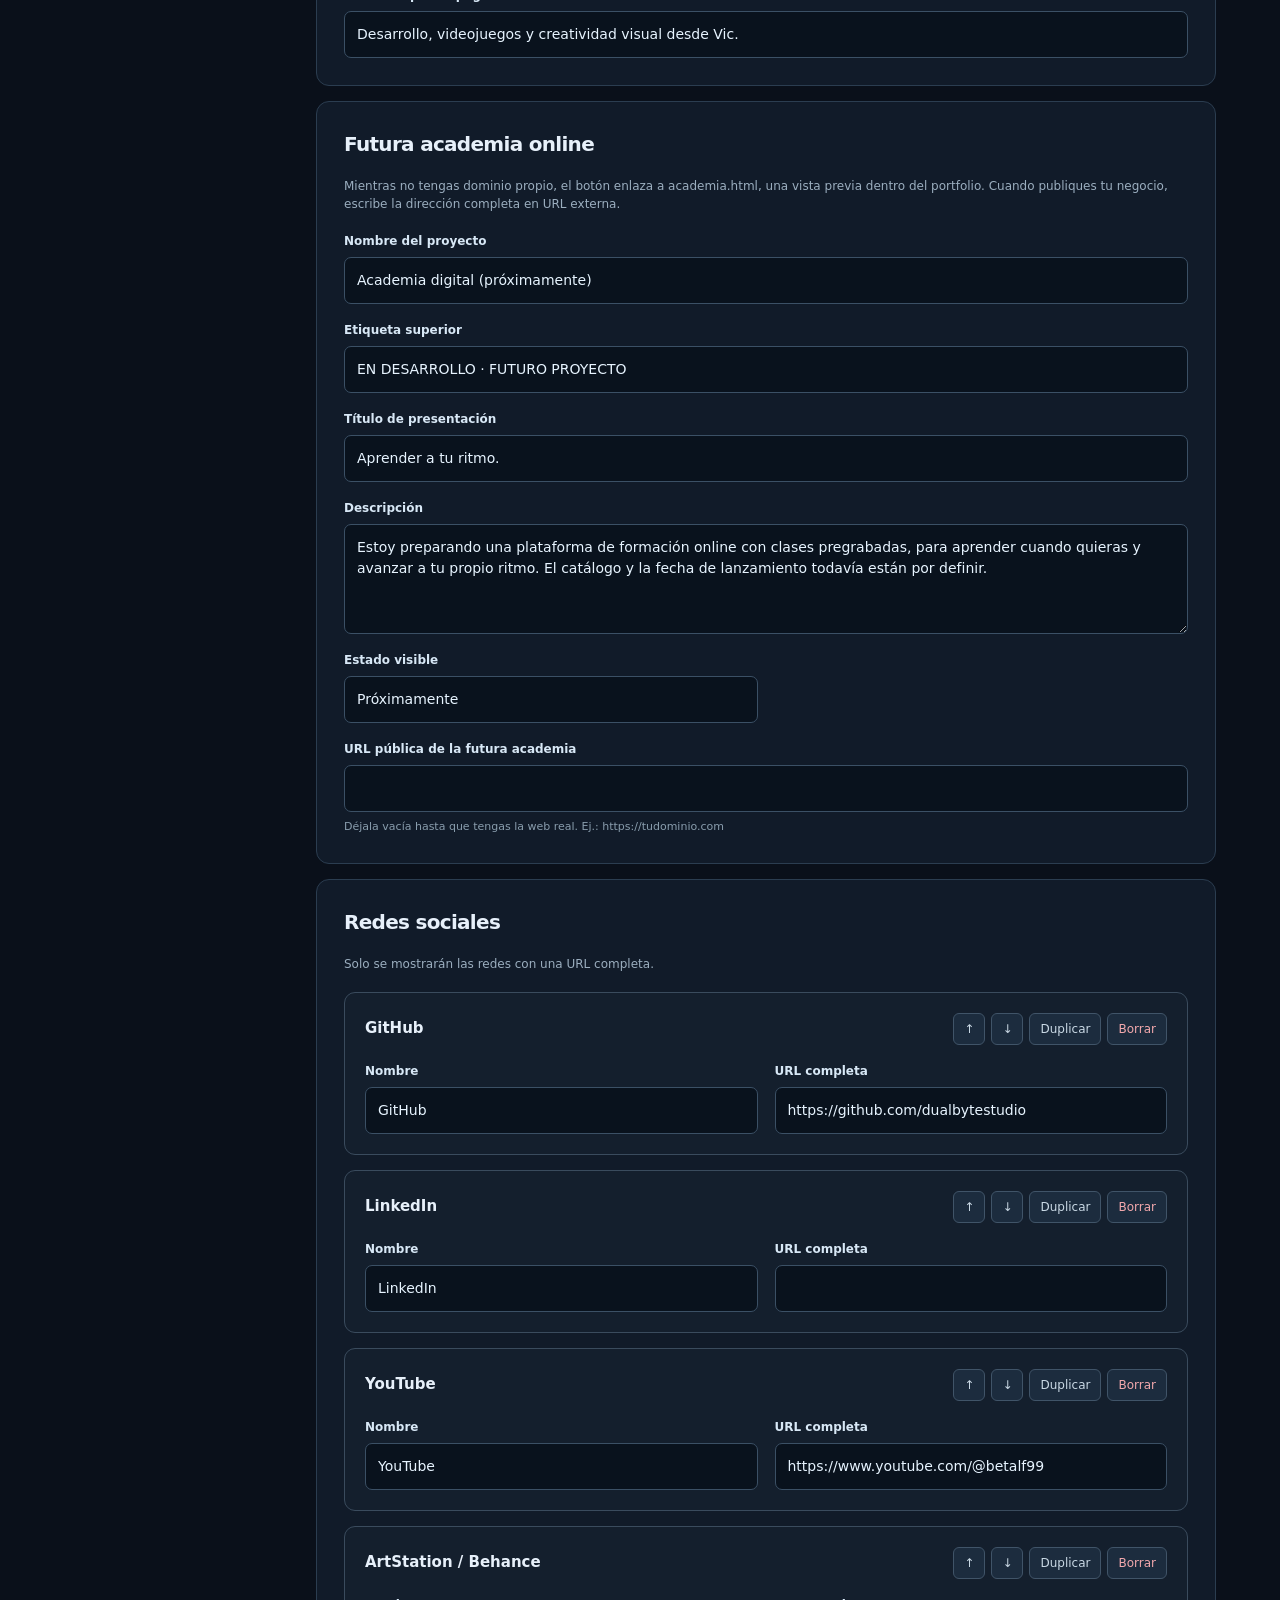
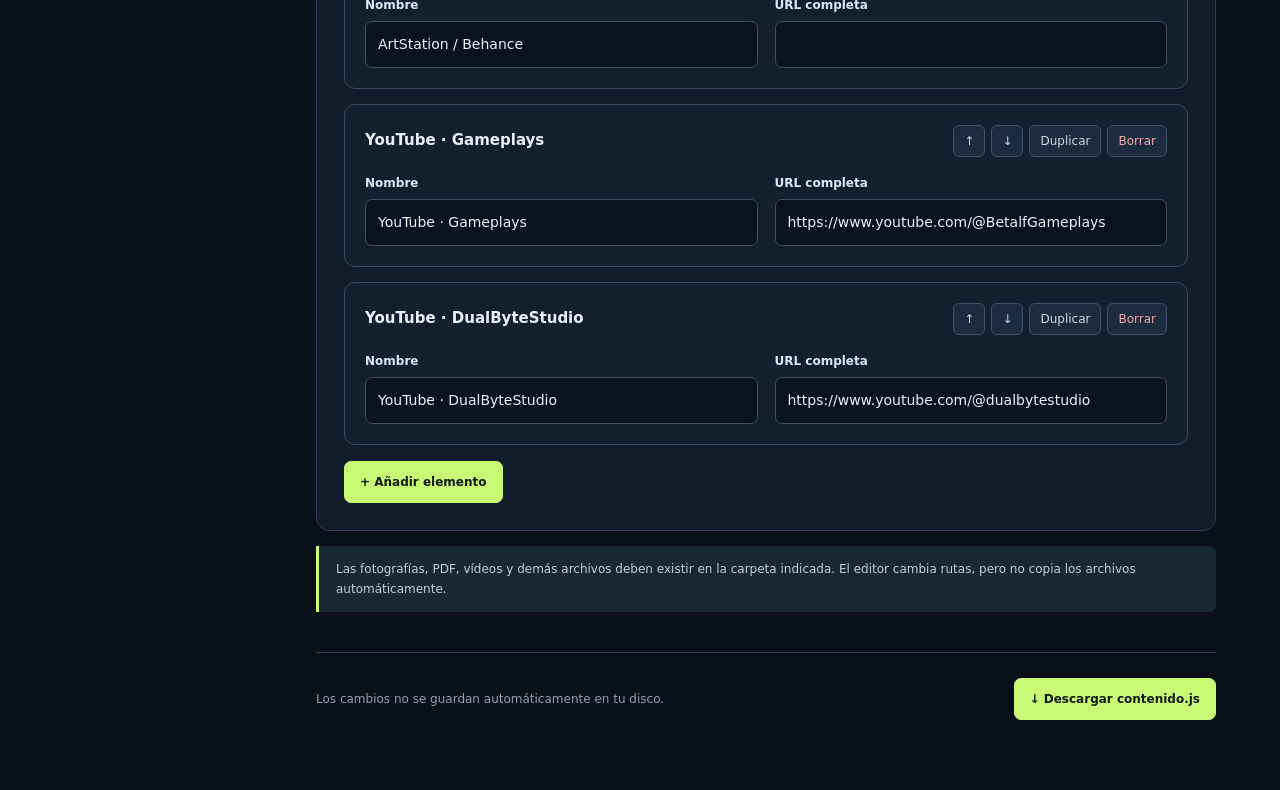
<file: editar.html>
<!doctype html>
<html lang="es">
<head>
  <meta charset="utf-8">
<meta name="robots" content="noindex, nofollow"><meta name="viewport" content="width=device-width, initial-scale=1">
  <meta name="robots" content="noindex, nofollow"><meta name="theme-color" content="#080d16">
  <link rel="stylesheet" href="editor.css"><link rel="icon" href="assets/favicon.svg" type="image/svg+xml">
  <title>Editor visual — Enric / Studio</title>
  <script src="contenido.js" defer></script><script src="editor.js" defer></script>
</head>
<body>
  <header class="editor-header"><div class="header-left"><span class="editor-brand">ES<span>✳</span></span><div><strong>EDITOR DE PORTFOLIO</strong><small>Gestiona tu web sin tocar HTML o CSS</small></div></div><div class="header-actions"><a class="secondary-btn" href="index.html" target="_blank">Ver web ↗</a><button class="primary-btn" type="button" id="download">↓ Descargar contenido.js</button></div></header>
  <div class="editor-layout">
    <aside class="sidebar"><p class="side-label">PERSONALIZAR</p><nav id="editor-nav" aria-label="Áreas editables"><button class="active" data-tab="perfil">01 <span>Perfil & contacto</span></button><button data-tab="proyectos">02 <span>Proyectos</span></button><button data-tab="galeria">03 <span>Galería & vídeos</span></button><button data-tab="miniaturas">04 <span>Miniaturas YouTube</span></button><button data-tab="especialidades">05 <span>Especialidades</span></button><button data-tab="trayectoria">06 <span>Trayectoria & títulos</span></button><button data-tab="avanzado">07 <span>JSON avanzado</span></button></nav><div class="sidebar-help"><span>¿CÓMO SE PUBLICA?</span><p>1. Modifica lo que necesites.<br>2. Descarga el archivo.<br>3. Reemplaza <code>contenido.js</code> por el descargado.<br>4. Sube los cambios a GitHub.</p><a href="README.md" target="_blank">Leer instrucciones ↗</a></div></aside>
    <main class="editor-main"><div class="intro"><p class="eyebrow">CONTROL CENTER / LOCAL EDITOR</p><h1 id="tab-title">Perfil & contacto</h1><p id="tab-desc">Edita los textos de presentación y los datos de contacto.</p></div><div id="editor-content"></div><div class="bottom-actions"><span id="editor-status">Los cambios no se guardan automáticamente en tu disco.</span><button type="button" class="primary-btn" id="download-bottom">↓ Descargar contenido.js</button></div></main>
  </div>
  <dialog id="help-dialog"><button type="button" id="help-close" aria-label="Cerrar">✕</button><h2>Cómo añadir imágenes y vídeos</h2><p>Coloca tus imágenes o vídeos dentro de <code>assets/media/</code> y escribe una ruta, por ejemplo <code>assets/media/mi-juego.webp</code>. Se recomienda usar imágenes WEBP/JPG optimizadas.</p><p>Para vídeo de YouTube o Vimeo pega la URL normal del vídeo. Para Sketchfab pega la URL del modelo. Para vídeos propios usa un archivo MP4. Para un modelo 3D en formato GLB usa el tipo «Modelo GLB».</p><p><b>Importante:</b> editar aquí no actualiza los archivos automáticamente. Descarga <code>contenido.js</code> y reemplaza el original.</p></dialog>
</body>
</html>
</file>
<file: estilos.css>
/* ENRIC / STUDIO — Custom CSS, sin frameworks ni compilación */
:root{--bg:#070b12;--bg2:#0d121d;--panel:#101721;--panel2:#141c29;--line:#26303e;--text:#f1f5fa;--muted:#a1afbf;--faint:#657486;--lime:#c8fa75;--cyan:#77e4fa;--violet:#b6a0ff;--pink:#e8a5d5;--orange:#ffba82;--font:'DM Sans',sans-serif;--display:'Space Grotesk',sans-serif;--mono:'Space Mono',monospace;--radius:19px;--container:1260px}
*,*::before,*::after{box-sizing:border-box}html{scroll-behavior:smooth;scroll-padding-top:110px}body{margin:0;background:var(--bg);color:var(--text);font-family:var(--font);font-size:16px;line-height:1.6;overflow-x:hidden}body.dialog-open{overflow:hidden}::selection{background:var(--lime);color:#111}
a{color:inherit;text-decoration:none}button,input,select,textarea{font:inherit}button{cursor:pointer}img{max-width:100%;display:block}a:focus-visible,button:focus-visible{outline:2px solid var(--lime);outline-offset:5px}h1,h2,h3,p{margin-top:0}.container{width:min(calc(100% - 80px),var(--container));margin-inline:auto}.section{padding-top:132px;padding-bottom:132px;position:relative}.skip-link{position:fixed;z-index:1000;top:-100px;left:10px;padding:12px 18px;background:var(--lime);color:#070b12}.skip-link:focus{top:10px}.background-grid{position:absolute;inset:0 0 auto;height:1040px;z-index:-3;background-image:linear-gradient(to right,rgba(127,154,179,.047) 1px,transparent 1px),linear-gradient(to bottom,rgba(127,154,179,.047) 1px,transparent 1px);background-size:58px 58px;mask-image:linear-gradient(#000,transparent)}.ambient{position:absolute;pointer-events:none;z-index:-2;filter:blur(100px);border-radius:50%;opacity:.11}.ambient-a{width:420px;height:480px;top:130px;right:-160px;background:#8259ff}.ambient-b{width:470px;height:390px;top:800px;left:-280px;background:#76e4fa}
.site-header{position:sticky;top:0;z-index:50;border-bottom:1px solid rgba(100,122,143,.17);background:rgba(7,11,18,.78);backdrop-filter:blur(24px)}.nav{height:87px;display:flex;justify-content:space-between;align-items:center;gap:25px}.brand{display:flex;align-items:center;gap:13px;white-space:nowrap}.brand-icon{font-family:var(--display);font-weight:700;letter-spacing:-.12em;font-size:27px;display:flex;align-items:center;justify-content:center;gap:3px}.brand-star{color:var(--lime);font-size:20px;letter-spacing:0;transform:rotate(-15deg);display:inline-block}.brand-text{font-family:var(--mono);font-size:12px;letter-spacing:.07em;font-weight:700}.brand-divider{color:var(--lime);margin:0 5px}.nav-links{display:flex;align-items:center;gap:33px}.nav-links>a{font-size:13px;font-weight:700;color:#b8c3d0;transition:color .2s}.nav-links>a:hover{color:white}.nav-links .nav-cta{display:inline-flex;align-items:center;gap:19px;padding:12px 17px;border:1px solid #57616a;border-radius:7px;color:var(--text)}.nav-links .nav-cta:hover{background:var(--lime);color:#080b10;border-color:var(--lime)}.nav-toggle{display:none}
.hero{display:grid;grid-template-columns:minmax(0,1.18fr) minmax(350px,.82fr);align-items:center;gap:64px;padding-top:106px;padding-bottom:25px;min-height:690px}.hero-copy{z-index:1}.eyebrow,.section-kicker,.tiny-heading{font-family:var(--mono);letter-spacing:.09em;color:var(--lime);font-size:11px;font-weight:700}.eyebrow{display:flex;gap:12px;align-items:center;margin-bottom:29px}.square-flash{width:9px;height:9px;background:var(--lime);box-shadow:0 0 18px var(--lime);transform:rotate(45deg)}.hero h1{font:700 clamp(58px,5.2vw,93px)/1.045 var(--display);letter-spacing:-.079em;margin-bottom:30px;max-width:850px}.hero h1 span{display:block}.headline-gradient{background:linear-gradient(106deg,var(--lime) 9%,var(--cyan) 57%,var(--violet) 102%);color:transparent;-webkit-background-clip:text;background-clip:text}.hero-description{max-width:570px;color:#b9c6d3;font-size:17px;line-height:1.85;margin-bottom:30px}.hero-actions,.contact-actions{display:flex;align-items:center;gap:13px;flex-wrap:wrap}.button{border-radius:8px;padding:15px 22px;min-height:55px;display:inline-flex;align-items:center;justify-content:space-between;gap:34px;font:700 13px var(--display);transition:transform .2s,background .2s,border .2s}.button:hover{transform:translateY(-3px)}.button-primary{background:var(--lime);color:#09100c;border:1px solid var(--lime)}.button-primary:hover{background:#e1ffaf}.button-ghost{border:1px solid #3e4a57;color:var(--text);background:#121a23}.button-ghost:hover{background:#26313c;border-color:#7a8a98}.hero-micro{display:flex;align-items:center;flex-wrap:wrap;gap:12px;color:#9baebd;margin-top:35px;font-family:var(--mono);font-size:10px;letter-spacing:.01em}.pulsing-dot{width:7px;height:7px;border-radius:50%;background:var(--lime);box-shadow:0 0 10px #c8fa75;animation:pulse 2.8s ease-in-out infinite}.micro-divider{width:3px;height:3px;border-radius:50%;background:#647283;margin:0 4px}
.hero-visual{position:relative;align-self:stretch;min-height:460px;display:flex;align-items:center;justify-content:center}.visual-frame{position:relative;width:100%;height:465px;border:1px solid #293749;border-radius:18px;overflow:hidden;background:radial-gradient(ellipse at 52% 50%,rgba(78,104,134,.2),transparent 52%),linear-gradient(145deg,#0e1725,#090e18 70%);box-shadow:0 25px 75px #0005}.visual-frame::before{content:'';position:absolute;inset:0;background:linear-gradient(to right,transparent 49.9%,#92a9bc0d 50%,transparent 50.1%),linear-gradient(to bottom,transparent 49.9%,#92a9bc0c 50%,transparent 50.1%);background-size:50px 50px}.visual-frame::after{content:'';position:absolute;inset:0;border:1px solid #aabfcc14;border-radius:18px;pointer-events:none}.hud-top,.hud-bottom{position:absolute;z-index:3;left:26px;right:26px;display:flex;justify-content:space-between;gap:10px;font:700 9px var(--mono);letter-spacing:.06em;color:#8d9eb1}.hud-top{top:24px}.hud-bottom{bottom:25px}.hud-green{color:var(--lime)}.orbital-stage{position:absolute;inset:45px 0 38px;display:grid;place-items:center}.orbital-glow{position:absolute;width:320px;height:300px;border-radius:50%;background:radial-gradient(circle,#a7e8fc33,transparent 68%);filter:blur(10px)}.orbit{position:absolute;width:290px;height:290px;border:1px solid #8399bb59;border-radius:50%;transform:rotateX(61deg) rotate(-37deg);box-shadow:0 0 25px #8aa9ff08 inset}.orbit-one{animation:spin 25s linear infinite}.orbit-two{transform:rotateY(70deg) rotate(-36deg);border-color:#c8fa7540;animation:spin-2 29s linear infinite}.orbit-three{width:215px;height:215px;transform:rotate(48deg) rotateX(36deg);border-color:#b6a0ff54;animation:spin-3 15s linear infinite}.core-shape{width:160px;height:160px;display:grid;place-items:center;position:relative;z-index:1;background:linear-gradient(130deg,#d0fe81 0%,#8ee7f0 49%,#bba4ff 100%);border-radius:26%;transform:rotate(-23deg);box-shadow:0 0 65px #9beffb29,inset -20px -30px 60px #09223391;animation:float 5s ease-in-out infinite}.core-shape::before{content:'';position:absolute;inset:12px;border-radius:24%;border:1px solid #ffffff80}.core-shape::after{content:'';position:absolute;width:100%;height:100%;border-radius:26%;background:linear-gradient(145deg,#ffffff8a,transparent 45%);opacity:.27}.shape-inner{font-size:99px;line-height:1;color:#0a1722;transform:rotate(23deg);font-family:var(--display);font-weight:700;text-shadow:0 1px 1px #fff5}.floating-label{position:absolute;z-index:2;color:var(--text);font:700 12px var(--mono);background:#111e2be3;backdrop-filter:blur(10px);border:1px solid #53677c80;border-radius:8px;padding:10px 13px;box-shadow:0 12px 30px #0006}.floating-label span{display:block;color:#89a1b7;font:400 9px var(--mono);margin-top:4px}.floating-label-a{top:16%;left:8%;transform:rotate(-8deg)}.floating-label-b{right:5%;top:24%;transform:rotate(7deg)}.floating-label-c{bottom:18%;left:9%;transform:rotate(4deg)}.portrait-tile{position:absolute;z-index:4;right:-29px;bottom:-25px;display:flex;gap:13px;align-items:center;background:#f1f3ea;color:#17202b;border-radius:12px;padding:9px 16px 9px 9px;min-width:224px;box-shadow:0 18px 45px #0007}.portrait-tile img{width:63px;height:63px;object-fit:cover;border-radius:8px}.portrait-tile small{font:700 8px var(--mono);letter-spacing:.14em;color:#5c6b73;display:block}.portrait-tile strong{font:700 24px var(--display);letter-spacing:-.06em}.portrait-arrow{margin-left:auto;align-self:flex-start;font-size:17px}.hero-bottom{grid-column:1/-1;border-top:1px solid var(--line);margin-top:70px;padding:19px 0 0;display:flex;justify-content:space-between;font:700 10px var(--mono);letter-spacing:.05em;color:#7d90a0}.hero-bottom b{color:var(--lime)}
.ticker{overflow:hidden;border-top:1px solid #2d3846;border-bottom:1px solid #2d3846;background:#101721;transform:rotate(-1deg) scale(1.01);margin:22px 0}.ticker-track{display:flex;width:max-content;animation:marquee 34s linear infinite}.ticker-track span{font:700 13px var(--mono);letter-spacing:.12em;color:#d3deea;padding:22px 0;white-space:nowrap}.ticker-track i{font-style:normal;color:var(--lime);padding:0 30px}
.section-heading{display:flex;align-items:end;justify-content:space-between;gap:52px;margin-bottom:44px}.section-heading>div{max-width:800px}.section-kicker{margin-bottom:19px}.section-heading h2,.contact-inner h2{font:700 clamp(40px,4vw,65px)/1.12 var(--display);letter-spacing:-.06em;margin:0}.section-heading h2 em,.contact-inner h2 em{font-style:normal;color:var(--lime)}.section-heading>p{width:300px;flex-shrink:0;margin:0 0 7px;color:#a7b5c4;font-size:14px;line-height:1.85}.services-grid{display:grid;grid-template-columns:repeat(4,minmax(0,1fr));gap:13px}.service-card{position:relative;min-height:265px;background:linear-gradient(140deg,#131c29,#0d131d);border:1px solid #263544;border-radius:14px;padding:26px;overflow:hidden;transition:border-color .25s,transform .25s,background .25s}.service-card:hover{transform:translateY(-7px);border-color:#a7d6ab7a;background:#172232}.service-card::after{content:'';position:absolute;inset:auto -60px -110px auto;width:200px;height:200px;border-radius:50%;background:radial-gradient(circle,var(--card-glow,#c8fa75) 0%,transparent 65%);opacity:.12;pointer-events:none}.service-top{display:flex;justify-content:space-between;align-items:start}.service-number{font:700 10px var(--mono);color:#768b9e}.service-symbol{display:grid;place-items:center;border:1px solid #3c4c5e;background:#1b2938;color:var(--card-glow,var(--lime));border-radius:9px;min-width:56px;height:50px;font:700 19px var(--mono)}.service-card h3{font:700 21px var(--display);letter-spacing:-.045em;margin:27px 0 9px}.service-card p{color:#9caebe;font-size:13px;line-height:1.65;min-height:67px;margin-bottom:15px}.service-tags,.project-tags{display:flex;gap:6px;flex-wrap:wrap}.service-tags span{color:#9fb0c3;font:400 9px var(--mono)}.service-tags span+span::before{content:'·';margin-right:6px;color:#728295}
.section-panel{background:linear-gradient(180deg,#0b111b,#0a0f18);border-top:1px solid #202d39;border-bottom:1px solid #202d39}.filter-row{display:flex;gap:9px;flex-wrap:wrap;margin:0 0 29px}.filter-btn{padding:10px 15px;border:1px solid #354251;background:#121b26;color:#b6c3ce;font:700 11px var(--mono);border-radius:7px;transition:.2s}.filter-btn:hover{border-color:#899aa6;color:#fff}.filter-btn[aria-pressed="true"]{background:var(--lime);border-color:var(--lime);color:#111817}.projects-grid{display:grid;grid-template-columns:repeat(3,minmax(0,1fr));gap:19px}.project-card{background:#101722;border:1px solid #293642;border-radius:13px;overflow:hidden;display:flex;flex-direction:column;transition:transform .25s,border-color .25s}.project-card:hover{transform:translateY(-6px);border-color:#78918b}.project-media{position:relative;display:block;width:100%;aspect-ratio:16/10;overflow:hidden;background:#151f2d;border:0;padding:0;text-align:left}.project-media img{width:100%;height:100%;object-fit:cover;transition:transform .45s}.project-card:hover .project-media img{transform:scale(1.06)}.card-media-badge{position:absolute;top:17px;left:17px;padding:7px 10px;background:#0b141ddb;backdrop-filter:blur(9px);border:1px solid #ffffff30;border-radius:5px;color:white;font:700 9px var(--mono);text-transform:uppercase;letter-spacing:.07em}.card-featured{position:absolute;top:17px;right:17px;background:#c8fa75;color:#0a1214;border-radius:4px;padding:6px 9px;font:700 9px var(--mono)}.card-action{position:absolute;right:18px;bottom:17px;width:43px;height:43px;border-radius:50%;display:grid;place-items:center;color:#0a1516;background:var(--lime);font-size:19px;transition:transform .2s}.project-card:hover .card-action{transform:rotate(45deg)}.project-details{display:flex;flex-direction:column;flex:1;padding:23px 23px 24px}.project-eyebrow{color:var(--lime);font:700 10px var(--mono);letter-spacing:.035em;margin-bottom:11px}.project-details h3{font:700 23px/1.22 var(--display);letter-spacing:-.04em;margin-bottom:7px}.project-subtitle{color:#94a7b8;font-size:12px;margin:0 0 14px}.project-desc{color:#adbac7;font-size:13px;line-height:1.78;flex:1}.project-tags{padding-top:10px}.project-tags span{font:400 10px var(--mono);border:1px solid #344050;border-radius:4px;padding:5px 8px;color:#9dacbe}.placeholder-banner{display:inline-block;color:#ffdfbd;border:1px solid #cc98685c;background:#5c3b1f36;padding:3px 6px;border-radius:4px;margin-left:8px;font:700 9px var(--mono)}.project-count{margin:24px 0 0;font:11px var(--mono);color:#7e93a5}.empty-state{padding:50px 25px;border:1px dashed #405163;border-radius:14px;text-align:center;color:var(--muted)}
.gallery-grid{display:grid;grid-template-columns:repeat(4,minmax(0,1fr));gap:14px}.gallery-card{display:flex;flex-direction:column;min-width:0}.gallery-picture{height:235px;border:1px solid #334352;border-radius:12px;overflow:hidden;position:relative;background:#182132;padding:0;width:100%;display:block}.gallery-picture img{width:100%;height:100%;object-fit:cover;transition:transform .35s}.gallery-picture:hover img{transform:scale(1.08)}.gallery-play{position:absolute;inset:0;display:grid;place-items:center;font-size:24px;color:#101622}.gallery-play span{display:grid;place-items:center;width:65px;height:65px;border-radius:50%;background:#d5f996eb;box-shadow:0 0 35px #080d1466}.gallery-placeholder{position:absolute;top:10px;left:10px;font:700 9px var(--mono);background:#101825dd;border-radius:4px;padding:5px 7px;border:1px solid #ffffff29}.gallery-meta{margin-top:16px}.gallery-meta strong{display:block;font:700 18px var(--display);letter-spacing:-.025em}.gallery-meta p{color:#90a2b1;font-size:12px;line-height:1.65;margin:4px 0 0}.gallery-footnote{font-size:12px;color:#8296a8;margin:30px 0 0}.gallery-footnote code{color:var(--lime)}.info-dot{display:inline-grid;place-items:center;width:16px;height:16px;border:1px solid #5f7486;border-radius:50%;font:10px var(--mono);margin-right:8px}
.about-layout{display:grid;grid-template-columns:minmax(0,1.1fr) minmax(280px,.65fr);gap:8%;align-items:start}.about-intro{font:500 clamp(21px,2vw,28px)/1.65 var(--display);letter-spacing:-.035em;color:#d8e3ed;margin:0 0 30px}.stats-grid{display:grid;grid-template-columns:repeat(3,minmax(0,1fr));border-top:1px solid #384656;border-bottom:1px solid #384656;margin:35px 0;padding:27px 0}.stat+.stat{border-left:1px solid #303d4c;padding-left:19px}.stat strong{display:block;font:700 clamp(30px,3vw,42px)/1.1 var(--display);letter-spacing:-.055em;color:var(--lime)}.stat span{display:block;color:#90a4b6;font-size:11px;line-height:1.5;margin-top:10px;max-width:120px}.stack-list{display:grid;gap:20px}.stack-row{display:grid;grid-template-columns:122px 1fr;gap:15px;padding-bottom:18px;border-bottom:1px solid #2b3744}.stack-row h3{font:700 11px var(--mono);color:#f3f8ff;margin:7px 0 0}.stack-chips{display:flex;flex-wrap:wrap;gap:7px}.stack-chips span{font:11px var(--mono);padding:7px 10px;border:1px solid #384857;border-radius:4px;color:#9dadbb}.about-photo{position:relative;max-width:385px;aspect-ratio:4/4.5;border:1px solid #3e4d5e;background:linear-gradient(145deg,#192534,#121824);border-radius:15px;overflow:hidden;display:flex;align-items:center;justify-content:center}.about-photo img{width:75%;height:75%;object-fit:cover;object-position:center top;border-radius:18px;filter:saturate(.75);box-shadow:0 15px 40px #0005}.about-photo::before{content:'+';position:absolute;top:16px;left:20px;font:23px var(--mono);color:var(--lime)}.about-photo::after{content:'+';position:absolute;top:16px;right:20px;font:23px var(--mono);color:var(--lime)}.photo-caption{position:absolute;left:20px;right:20px;bottom:19px;display:flex;justify-content:space-between;font:700 9px var(--mono);color:#a9bacb}.about-quote{max-width:360px;color:#8495a5;font:500 17px/1.55 var(--display);letter-spacing:-.025em;margin-top:30px}.about-quote>span{font:700 55px var(--display);color:var(--lime);display:block;height:45px}.career-layout{display:grid;grid-template-columns:1.25fr .75fr;gap:9%;margin-top:90px}.tiny-heading{border-bottom:1px solid #435161;padding-bottom:17px;color:#d7e3ed;display:flex;align-items:center;justify-content:space-between;margin-bottom:24px}.tiny-heading span{color:var(--lime)}.timeline-item{display:grid;grid-template-columns:142px 1fr;gap:22px;padding:18px 0;border-bottom:1px solid #25323f}.timeline-years{font:10px var(--mono);color:var(--lime);padding-top:5px}.timeline-item h3,.education-item h3{font:700 17px var(--display);letter-spacing:-.03em;margin-bottom:5px}.timeline-item p,.education-item p{font-size:12px;color:#91a4b6;line-height:1.75;margin:0}.education-item{padding:13px 0 18px;border-bottom:1px solid #25323f}
.contact-section{min-height:520px;overflow:hidden;display:flex;align-items:center}.contact-inner{position:relative;z-index:2;max-width:900px}.contact-inner h2{font-size:clamp(48px,6.2vw,90px);letter-spacing:-.074em}.contact-inner h2 em{background:linear-gradient(100deg,var(--lime),var(--cyan));-webkit-background-clip:text;background-clip:text;color:transparent}.contact-inner>p:not(.section-kicker){margin:28px 0 29px;max-width:580px;color:#b5c2d0;font-size:16px}.button-large{padding:18px 23px;min-height:61px}.contact-socials{margin-top:28px;display:flex;flex-wrap:wrap;gap:15px}.contact-socials a{font:11px var(--mono);color:#b2c2d0;border-bottom:1px solid #536476;padding-bottom:2px}.contact-socials a:hover{color:var(--lime);border-color:var(--lime)}.contact-orbit{position:absolute;right:-150px;top:18%;width:370px;height:370px;border:1px solid #c8fa752c;border-radius:50%;display:grid;place-items:center;box-shadow:0 0 0 30px #b5ccff06,0 0 0 80px #b5ccff04}.contact-orbit::before,.contact-orbit::after{content:'';position:absolute;border-radius:50%;border:1px solid #c8fa7528}.contact-orbit::before{inset:45px}.contact-orbit::after{inset:91px}.contact-orbit span{color:var(--lime);font-size:115px;opacity:.6;animation:spin 30s linear infinite}
.site-footer{border-top:1px solid #283849;background:#0a1018}.footer-inner{min-height:117px;display:flex;align-items:center;gap:35px}.footer-logo{font:700 30px var(--display);letter-spacing:-.08em}.footer-logo span{color:var(--lime);font-size:17px;vertical-align:middle}.footer-inner p{font:700 9px var(--mono);letter-spacing:.035em;color:#7e91a3;margin:0}.footer-inner p:nth-of-type(1){margin-right:auto}.footer-sep{color:var(--lime)}.footer-inner>a:last-child{font:700 10px var(--mono);color:#c6d7e7;white-space:nowrap}
.media-dialog{position:fixed;inset:0;margin:auto;padding:0;border:none;max-width:min(980px,calc(100vw - 32px));max-height:calc(100dvh - 34px);width:100%;background:#0e1722;color:white;border-radius:16px;box-shadow:0 0 0 1px #6782a05e,0 25px 100px #000c;overflow:auto}.media-dialog::backdrop{background:rgba(1,5,10,.87);backdrop-filter:blur(9px)}.dialog-shell{position:relative}.dialog-close{position:sticky;z-index:7;top:17px;margin:17px 17px -56px auto;display:grid;place-items:center;background:#0c1724e6;border:1px solid #6e8798;border-radius:50%;color:white;width:42px;height:42px;float:right}.dialog-media{width:100%;aspect-ratio:16/9;display:flex;align-items:center;justify-content:center;background:#14212f}.dialog-media img,.dialog-media video,.dialog-media iframe,.dialog-media model-viewer{width:100%;height:100%;object-fit:contain;border:0}.dialog-media iframe{aspect-ratio:16/9}.dialog-copy{padding:28px 38px 35px;clear:both}.dialog-copy h3{font:700 clamp(26px,4vw,40px) var(--display);letter-spacing:-.055em;margin:0 0 9px}.dialog-copy p{color:#b3c0cd;font-size:14px;line-height:1.75}.dialog-copy .dialog-category{font:10px var(--mono);color:var(--lime);text-transform:uppercase}.dialog-copy .project-tags{margin-top:18px}.dialog-link{display:inline-flex;align-items:center;gap:20px;color:var(--lime);font:700 12px var(--mono);margin-top:18px}.dialog-empty{text-align:center;padding:70px 20px;color:#a6b9c6}.dialog-empty strong{display:block;font:700 26px var(--display);color:#e7f4ff;margin-bottom:8px}.toast{position:fixed;bottom:22px;right:22px;background:#172734;color:white;border:1px solid #6d8a94;padding:14px 19px;border-radius:10px;box-shadow:0 15px 40px #0006;z-index:100;max-width:300px;font-size:12px;opacity:0;transform:translateY(12px);pointer-events:none;transition:.22s}.toast.show{opacity:1;transform:translateY(0)}
@keyframes marquee{to{transform:translateX(-50%)}}@keyframes float{50%{transform:rotate(-23deg) translateY(-15px)}}@keyframes pulse{50%{box-shadow:0 0 18px #c8fa75;opacity:.55}}@keyframes spin{to{transform:rotate(360deg)}}@keyframes spin-2{50%{transform:rotateY(70deg) rotate(145deg)}100%{transform:rotateY(70deg) rotate(325deg)}}@keyframes spin-3{to{transform:rotate(408deg) rotateX(36deg)}}
@media (max-width:1150px){.hero{grid-template-columns:1fr .85fr;gap:36px}.hero h1{font-size:clamp(50px,5.5vw,75px)}.services-grid{grid-template-columns:repeat(2,1fr)}.projects-grid{grid-template-columns:repeat(2,1fr)}.gallery-grid{grid-template-columns:repeat(2,1fr)}.section-heading>p{width:230px}.nav-links{gap:18px}}
@media (max-width:840px){.container{width:min(calc(100% - 42px),var(--container))}.section{padding-top:88px;padding-bottom:88px}.hero{grid-template-columns:1fr;gap:42px;padding-top:80px}.hero h1{max-width:700px;font-size:clamp(51px,8vw,76px)}.hero-visual{width:min(550px,calc(100% - 20px));margin-inline:auto}.hero-bottom{margin-top:36px}.section-heading{display:block}.section-heading>p{width:100%;max-width:580px;margin-top:16px}.about-layout{grid-template-columns:1fr 300px;gap:30px}.career-layout{gap:5%}.contact-orbit{opacity:.3}.nav-toggle{display:grid;place-items:center;width:45px;height:43px;border:1px solid #3c4b5a;background:#13202c;border-radius:7px;gap:0;align-content:center}.nav-toggle span{display:block;width:19px;height:2px;background:var(--text);margin:2px}.nav-links{position:absolute;top:86px;left:0;right:0;padding:14px 22px 22px;background:#0d1520f7;border-bottom:1px solid #324353;display:none;flex-direction:column;align-items:stretch;gap:0}.nav-links.open{display:flex}.nav-links>a{padding:12px 10px}.nav-links .nav-cta{margin-top:10px;justify-content:space-between}}
@media (max-width:600px){.section{padding-top:75px;padding-bottom:75px}.hero{padding-top:52px;gap:34px}.hero h1{font-size:clamp(44px,11.5vw,64px);letter-spacing:-.075em}.hero-description{font-size:15px}.eyebrow{font-size:9px}.hero-visual{min-height:315px;width:calc(100% - 18px)}.visual-frame{height:335px}.orbit{width:220px;height:220px}.orbit-three{width:175px;height:175px}.core-shape{width:117px;height:117px}.shape-inner{font-size:74px}.floating-label{font-size:10px;padding:7px}.floating-label span{font-size:7px}.hud-top,.hud-bottom{font-size:7px;left:14px;right:14px}.portrait-tile{right:-13px;bottom:-21px;min-width:180px;padding:7px 11px 7px 7px}.portrait-tile img{height:50px;width:50px}.portrait-tile strong{font-size:20px}.hero-bottom{font-size:8px;gap:12px}.hero-bottom span:last-child{text-align:right}.section-heading h2{font-size:clamp(38px,9vw,49px)}.services-grid,.projects-grid,.gallery-grid,.about-layout,.career-layout{grid-template-columns:1fr}.service-card{min-height:225px}.gallery-picture{height:260px}.about-side{max-width:370px}.about-photo{max-width:350px}.stats-grid{grid-template-columns:repeat(3,minmax(0,1fr))}.stat+.stat{padding-left:11px}.stack-row{grid-template-columns:1fr;gap:8px}.career-layout{margin-top:55px;gap:42px}.timeline-item{grid-template-columns:105px 1fr;gap:10px}.contact-inner h2{font-size:clamp(42px,10vw,65px)}.contact-orbit{right:-260px;top:27%}.footer-inner{padding:30px 0;display:grid;grid-template-columns:1fr 1fr;gap:14px}.footer-inner p:nth-of-type(1){grid-column:2}.footer-inner p:nth-of-type(2){grid-column:1/-1}.footer-inner>a:last-child{grid-column:1/-1}.dialog-copy{padding:23px}}
@media (prefers-reduced-motion:reduce){*,*::before,*::after{animation-duration:.01ms!important;animation-iteration-count:1!important;scroll-behavior:auto!important;transition-duration:.01ms!important}}

/* Vídeos reales: etiquetas de formato y disciplina. */
.gallery-picture .media-kind-tag{position:absolute;top:12px;right:12px;z-index:2;pointer-events:none;background:#09121de3;border:1px solid #ffffff42;border-radius:6px;color:#eff9ff;padding:6px 9px;font:700 9px var(--mono);letter-spacing:.08em}
.gallery-meta .gallery-category{display:block;margin:0 0 8px;color:var(--lime);font:700 10px var(--mono);letter-spacing:.055em;text-transform:uppercase}
.gallery-picture:focus-visible,.project-media:focus-visible{outline:3px solid var(--lime);outline-offset:3px}

/* Reproductor vertical optimizado para YouTube Shorts. */
.media-dialog.short-dialog{max-width:min(480px,calc(100vw - 24px))}
.dialog-media.is-short{aspect-ratio:9/16;width:min(100%,380px,42vh);margin:0 auto}
.dialog-media.is-short iframe{aspect-ratio:9/16}

/* THUMBNAIL LAB — galería dedicada a diseño de portadas (16:9) */
.thumb-section{position:relative}.thumb-channels{display:flex;flex-wrap:wrap;gap:12px;margin:4px 0 32px}
.thumb-channel{display:flex;align-items:center;gap:11px;min-width:255px;border:1px solid #466075;background:linear-gradient(135deg,#192734,#101c28);padding:13px 18px;border-radius:11px;color:#edf5ff;transition:transform .2s,border-color .2s}
.thumb-channel:hover{transform:translateY(-3px);border-color:var(--lime)}.thumb-channel-mark{color:#ff8d94;font-size:17px}
.thumb-channel-label{font:700 14px var(--display)}.thumb-channel-subtitle{font:10px var(--mono);color:#91a6b6}
.thumb-channel-arrow{margin-left:auto;color:var(--lime);font-weight:800}
.thumb-grid{display:grid;grid-template-columns:repeat(3,minmax(0,1fr));gap:25px}
.thumb-card{min-width:0;border:1px solid #344559;border-radius:11px;background:#0d1723;overflow:hidden;transition:transform .2s,border-color .2s}
.thumb-card:hover{transform:translateY(-5px);border-color:#a4e87d7d}
.thumb-preview{display:block;position:relative;padding:0;margin:0;border:0;width:100%;aspect-ratio:16/9;overflow:hidden;background:linear-gradient(145deg,#202f44,#131928);cursor:zoom-in}
.thumb-preview img{display:block;width:100%;height:100%;object-fit:cover;transition:transform .35s,filter .35s}
.thumb-preview:hover img{transform:scale(1.07);filter:brightness(.72)}
.thumb-index{position:absolute;top:12px;left:14px;color:#fff;font:700 10px var(--mono);background:#070d17cf;border:1px solid #ffffff44;padding:5px 8px;border-radius:5px}
.thumb-preview-overlay{position:absolute;right:15px;bottom:15px;font:700 10px var(--mono);color:#090e14;background:var(--lime);border-radius:5px;padding:9px 12px;opacity:0;transform:translateY(7px);transition:.22s}
.thumb-preview:hover .thumb-preview-overlay,.thumb-preview:focus-visible .thumb-preview-overlay{opacity:1;transform:none}
.thumb-card-copy{padding:18px}.thumb-card-channel{display:block;text-transform:uppercase;color:var(--lime);font:700 9px var(--mono);letter-spacing:.11em;margin-bottom:8px}
.thumb-card h3{font:700 19px/1.2 var(--display);letter-spacing:-.025em;margin:0 0 7px;color:#e8f4ff}
.thumb-card p{color:#8ca2b5;line-height:1.5;font-size:11px;margin:0 0 12px}
.thumb-card-link{display:inline-block;font:700 10px var(--mono);border-bottom:1px solid #a0bdcc;color:#c9e4f4;padding-bottom:4px}.thumb-card-link:hover{color:var(--lime);border-color:var(--lime)}
.thumb-preview:focus-visible{outline:3px solid var(--lime);outline-offset:-3px}
@media(max-width:1050px){.thumb-grid{grid-template-columns:repeat(2,minmax(0,1fr))}.thumb-channel-subtitle{display:none}}
@media(max-width:600px){.thumb-grid{grid-template-columns:1fr;gap:18px}.thumb-channels{display:grid;grid-template-columns:1fr}.thumb-channel{min-width:0}.thumb-preview-overlay{opacity:1;transform:none}}

/* ======================================================================
   2026 FINAL — Portrait-first hero + editorial web showcase
   ====================================================================== */
.hero{grid-template-columns:minmax(0,1.12fr) minmax(395px,.88fr);gap:clamp(35px,5vw,82px);padding-top:100px;align-items:center}
.hero h1{font-size:clamp(51px,5.6vw,87px);line-height:1.06}
.hero-visual{min-height:570px;position:relative;isolation:isolate}
.portrait-showcase{position:relative;width:min(100%,470px);padding:15px;background:#101926;border:1px solid #5f70804f;border-radius:22px;box-shadow:0 35px 100px #0009,0 0 70px #85eac514;transform:rotate(2deg);transition:transform .5s}
.portrait-showcase:hover{transform:rotate(0deg) translateY(-5px)}
.portrait-header,.portrait-footerline{display:flex;justify-content:space-between;align-items:center;gap:10px;color:#a6b8c7;font:700 10px var(--mono);letter-spacing:.025em;padding:3px 7px 14px}.portrait-footerline{padding:15px 7px 4px;color:#8fa3b3}.portrait-indicator{background:var(--lime);width:8px;height:8px;border-radius:50%;box-shadow:0 0 15px var(--lime)}
.portrait-header span:nth-child(2){margin-right:auto}
.portrait-image-frame{position:relative;overflow:hidden;border-radius:14px;aspect-ratio:1/1;min-height:390px;border:1px solid #d6e0e5a1;background:#dce4e6}
.portrait-image-frame img{width:100%;height:100%;object-fit:cover;object-position:center center;display:block;filter:contrast(1.035) saturate(.9)}
.portrait-image-frame:after{content:'';position:absolute;inset:0;pointer-events:none;background:linear-gradient(0deg,#09132199 0%,transparent 37%)}
.portrait-label{position:absolute;bottom:85px;left:36px;right:36px;display:flex;flex-direction:column;align-items:flex-start;color:#fff;z-index:2;text-shadow:0 2px 15px #0009;pointer-events:none}
.portrait-label-overline{font:700 10px var(--mono);letter-spacing:.15em;color:#e7f7ff}
.portrait-label strong{font:700 clamp(52px,6vw,80px)/1 var(--display);letter-spacing:-.075em}
.portrait-label-disciplines{font:700 11px var(--mono);letter-spacing:.07em;margin-top:6px}.portrait-label-disciplines b{color:var(--lime)}
.portrait-float{position:absolute;z-index:4;display:flex;align-items:center;gap:10px;padding:13px 16px;border:1px solid #71849777;border-radius:10px;background:#101924e9;backdrop-filter:blur(18px);box-shadow:0 18px 34px #0008;color:#fff;font:700 11px/1.5 var(--mono)}
.portrait-float b{color:#91a8b9;font-weight:500}.float-icon{font-size:22px;color:var(--lime)}.portrait-float-left{top:92px;left:-43px;transform:rotate(-6deg)}.portrait-float-right{right:-36px;bottom:85px;transform:rotate(5deg)}
.web-work-section{padding-top:80px}.web-subheading{display:flex;align-items:end;justify-content:space-between;gap:18px;border-bottom:1px solid #42515e;padding:10px 0 20px;margin-bottom:23px}.web-subheading div{display:flex;align-items:center;gap:16px}.web-subheading-index{font:700 10px var(--mono);color:var(--lime)}.web-subheading h3{font:700 clamp(25px,2.8vw,35px)/1.2 var(--display);letter-spacing:-.045em}.web-subheading>span{font:700 10px var(--mono);letter-spacing:.03em;color:#91a3b4}.web-subheading-lower{margin-top:66px}.web-context{font-size:13px;line-height:1.8;color:#a5b5c2;margin:-5px 0 25px;max-width:790px}
.web-showcase-grid,.web-collab-grid{display:grid;grid-template-columns:repeat(2,minmax(0,1fr));gap:22px}
.web-collab-grid{grid-template-columns:repeat(4,minmax(0,1fr));gap:15px}
.web-showcase-card{background:#101823;border:1px solid #2f3e4b;border-radius:15px;overflow:hidden;display:flex;flex-direction:column;transition:transform .25s,border-color .25s}.web-showcase-card:hover{transform:translateY(-5px);border-color:#8da69b}
.web-showcase-cover{padding:0;border:0;cursor:pointer;position:relative;display:block;width:100%;background:#14222c;aspect-ratio:16/10;overflow:hidden}.web-showcase-cover img{width:100%;height:100%;display:block;object-fit:cover;transition:transform .4s}.web-showcase-card:hover .web-showcase-cover img{transform:scale(1.045)}.web-cover-action{position:absolute;right:16px;bottom:16px;background:var(--lime);color:#09121b;width:40px;height:40px;border-radius:50%;display:grid;place-items:center;font-size:20px}
.web-showcase-content{padding:25px;display:flex;flex-direction:column;align-items:flex-start;flex:1}.web-project-type{font:700 10px var(--mono);letter-spacing:.035em;color:var(--lime);margin:0 0 10px}.web-showcase-content h4{font:700 clamp(25px,2.2vw,34px)/1.15 var(--display);letter-spacing:-.04em;margin:0 0 5px}.web-project-subtitle{color:#899eaf;font-size:12px;margin-bottom:13px}.web-project-description{font-size:13px;color:#aebcca;line-height:1.8;flex:1}.web-project-tags{display:flex;flex-wrap:wrap;gap:7px;margin:14px 0 18px}.web-project-tags span{color:#a8c0c6;border:1px solid #394b59;padding:5px 7px;border-radius:4px;font:10px var(--mono)}.web-project-link{font:700 12px var(--mono);color:var(--lime);border-bottom:1px solid #c8fa7588;padding:6px 0}.web-project-link:hover{color:#fff}
.web-card-client .web-showcase-content{padding:18px}.web-card-client .web-showcase-content h4{font-size:22px}.web-card-client .web-project-description{font-size:12px}.web-card-client .web-project-tags span{font-size:9px}.web-card-client .web-project-tags{margin-bottom:16px}.web-card-client .web-showcase-cover{aspect-ratio:16/10}
.about-note-card{min-height:410px;max-width:430px;border-radius:18px;padding:28px 30px;display:flex;flex-direction:column;justify-content:space-between;background:radial-gradient(circle at 80% 20%,#a0e99b20,transparent 52%),linear-gradient(150deg,#172633,#0b131d);border:1px solid #435467;box-shadow:0 25px 70px #0006}.about-note-number{font:700 11px var(--mono);color:var(--lime)}.about-note-mark{font-size:120px;line-height:1;color:var(--lime);align-self:center;text-shadow:0 0 100px #98ffd44d}.about-note-card p{font:700 clamp(23px,2.4vw,32px)/1.35 var(--display);letter-spacing:-.035em}.about-note-card p em{font-style:normal;color:var(--lime)}.about-note-footer{display:flex;justify-content:space-between;color:#a9bcc8;font:700 10px var(--mono);border-top:1px solid #4b5a68;padding-top:18px}
[hidden]{display:none!important}
@media(max-width:1150px){.hero{grid-template-columns:1fr .85fr}.web-collab-grid{grid-template-columns:repeat(2,minmax(0,1fr))}.portrait-image-frame{min-height:340px}}
@media(max-width:840px){.hero{grid-template-columns:1fr;gap:35px}.hero-visual{min-height:540px;width:min(490px,calc(100% - 54px));margin:auto}.portrait-float-left{left:-30px}.portrait-float-right{right:-18px}.web-showcase-grid{grid-template-columns:repeat(2,minmax(0,1fr))}}
@media(max-width:600px){.hero-visual{min-height:0;width:min(420px,calc(100% - 25px));padding-bottom:25px}.portrait-showcase{padding:11px;transform:rotate(1deg)}.portrait-image-frame{min-height:0;aspect-ratio:1/1}.portrait-header,.portrait-footerline{font-size:7px}.portrait-label{bottom:56px;left:22px;right:20px}.portrait-label strong{font-size:58px}.portrait-label-disciplines{font-size:9px}.portrait-float{padding:8px 9px;font-size:8px}.float-icon{font-size:15px}.portrait-float-left{left:-19px;top:65px}.portrait-float-right{right:-17px;bottom:60px}.web-showcase-grid,.web-collab-grid{grid-template-columns:1fr}.web-subheading>span{display:none}.web-showcase-content{padding:20px}.web-showcase-content h4{font-size:28px}.web-collab-grid{gap:18px}.about-note-card{min-height:310px}.web-subheading-lower{margin-top:45px}}
@media(prefers-reduced-motion:reduce){.portrait-showcase,.web-showcase-card,.web-showcase-cover img{transition:none}.portrait-showcase:hover{transform:none}}

/* Titular a una línea por idea, también con la foto principal grande */
.hero h1{font-size:clamp(50px,5vw,77px)}
@media(max-width:600px){.hero h1{font-size:clamp(41px,10.3vw,56px)}}

/* GESTIÓN DE 3 CANALES — tarjetas independientes, responsive */
.nav-links{gap:24px}
.channel-showcase-grid{display:grid;grid-template-columns:repeat(3,minmax(0,1fr));gap:20px}
.channel-showcase-card{background:linear-gradient(155deg,#131f2e,#0b121b);border:1px solid #36495b;border-radius:16px;overflow:hidden;display:flex;flex-direction:column;min-width:0;transition:transform .22s,border-color .22s}
.channel-showcase-card:hover{transform:translateY(-5px);border-color:#b1ef8b}
.channel-showcase-visual{position:relative;aspect-ratio:16/9;background:#182536;overflow:hidden;border-bottom:1px solid #344351}
.channel-showcase-visual img{width:100%;height:100%;object-fit:cover;transition:transform .38s ease}
.channel-showcase-card:hover img{transform:scale(1.055)}
.channel-showcase-n,.channel-showcase-platform{position:absolute;top:14px;font:700 10px var(--mono);letter-spacing:.04em;padding:7px 10px;border-radius:5px;background:#07121ee6;border:1px solid #b1bdc54d;color:#e5f1fc}
.channel-showcase-n{left:14px}.channel-showcase-platform{right:14px;color:#ffb6b6}
.channel-showcase-info{padding:25px 24px 25px;display:flex;flex-direction:column;flex:1}
.channel-showcase-role{display:inline-block;color:var(--lime);font:700 10px var(--mono);text-transform:uppercase;letter-spacing:.09em;margin:0 0 13px}
.channel-showcase-info h3{font:700 clamp(22px,2.15vw,31px)/1.1 var(--display);letter-spacing:-.045em;margin:0 0 8px;overflow-wrap:anywhere}
.channel-showcase-subtitle{color:#d1deea;font-size:12px;font-weight:600;margin:0 0 15px}
.channel-showcase-description{font-size:13px;line-height:1.7;color:#9fb1c3;margin:0 0 25px;flex:1}
.channel-showcase-link{display:inline-flex;align-items:center;justify-content:space-between;gap:15px;padding:12px 15px;align-self:stretch;border-radius:7px;background:var(--lime);color:#0d1418;font:700 12px var(--display)}
.channel-showcase-link:hover{background:#ddffae}.channel-showcase-unlinked{font:11px var(--mono);color:#a7b2bd}
.channel-showcase-note{margin:21px 0 0;color:#879aaa;font-size:12px;line-height:1.6}
@media(max-width:1150px){.nav-links{gap:13px}.nav-links>a{font-size:12px}.channel-showcase-grid{gap:13px}.channel-showcase-info{padding:21px 18px}}
@media(max-width:840px){.channel-showcase-grid{grid-template-columns:repeat(2,minmax(0,1fr))}}
@media(max-width:600px){.channel-showcase-grid{grid-template-columns:1fr}.channel-showcase-info{padding:24px}.channel-showcase-info h3{font-size:28px}}

/* Fichas históricas claramente identificadas, sin capturas inventadas */
.card-demo-unavailable{position:absolute;top:17px;right:17px;background:#101824ed;border:1px solid #d9ad6777;color:#f2d19a;border-radius:4px;padding:6px 10px;font:700 9px var(--mono);letter-spacing:.07em;}

/* ======================================================================
   2026 UX REFRESH — Featured-first, IA visible, compact category layouts
   ====================================================================== */
.section {padding-top:80px;padding-bottom:80px}
.section-heading {margin-bottom:30px;gap:25px}
.section-heading-tight {margin-bottom:28px}
.section-heading>p {width:min(310px,35%);line-height:1.65}
.site-header .nav{height:72px}
.nav-links{gap:17px}
.nav-links>a{font-size:12px}
.hero {min-height:0;padding-top:45px;padding-bottom:20px;gap:44px;grid-template-columns:minmax(0,1.16fr) minmax(360px,.84fr)}
.hero-visual{min-height:410px}
.portrait-showcase{width:min(100%,405px);padding:12px;transform:rotate(.4deg)}
.portrait-showcase:hover{transform:rotate(0)}
.portrait-image-frame{width:min(100%,353px);min-height:0;margin:0 auto;aspect-ratio:1/1;background:#e9eceb}
.portrait-image-frame img{object-fit:cover;object-position:center center;filter:none;image-rendering:auto}
.portrait-label{bottom:66px;left:29px;right:29px}
.portrait-label strong{font-size:clamp(40px,4.2vw,59px)}
.portrait-float-left{top:51px;left:-22px}.portrait-float-right{bottom:61px;right:-18px}
.hero h1{font-size:clamp(45px,4.65vw,68px)}
.hero-description{font-size:15px;line-height:1.75;max-width:530px;margin-bottom:20px}
.hero-micro{margin-top:22px}
.eyebrow{margin-bottom:18px}
.hero-bottom{margin-top:12px;padding-top:13px}
.ticker{margin:8px 0;transform:none}
.ticker-track span{padding:13px 0}

/* The four real-world pieces visitors should see immediately */
.featured-section{padding-top:48px;padding-bottom:76px}
.featured-section .section-heading h2{font-size:clamp(36px,3.5vw,54px)}
.featured-grid{display:grid;grid-template-columns:repeat(4,minmax(0,1fr));gap:15px}
.featured-card{background:#121c29;border:1px solid #3a4b5c;border-radius:15px;overflow:hidden;min-width:0;display:flex;flex-direction:column;transition:border-color .2s,transform .2s}
.featured-card:hover{border-color:#a6e7c4;transform:translateY(-3px)}
.featured-thumb{position:relative;display:block;width:100%;aspect-ratio:16/11;border:0;padding:0;background:#1a2b39;overflow:hidden;cursor:pointer}
.featured-thumb img{width:100%;height:100%;object-fit:cover;display:block;transition:transform .25s}
.featured-card:hover img{transform:scale(1.045)}
.featured-thumb>span{position:absolute;left:12px;top:12px;color:#fff;background:#0a131eda;border:1px solid #b0c5d85e;padding:6px 9px;border-radius:5px;font:700 9px var(--mono);letter-spacing:.045em}
.featured-thumb b{position:absolute;right:14px;bottom:12px;background:var(--lime);color:#111;padding:12px 15px;border-radius:50%;font:700 15px var(--mono)}
.featured-copy{padding:17px 18px 21px;display:flex;flex-direction:column;flex:1}
.featured-copy>p{font:700 9px var(--mono);letter-spacing:.05em;color:var(--lime);margin:0 0 8px}
.featured-copy h3{font:700 24px/1.16 var(--display);letter-spacing:-.055em;margin:0 0 7px}
.featured-copy>span{font-size:12px;color:#b1c1ce;line-height:1.5;flex:1}
.featured-copy>a,.featured-action{display:flex;justify-content:space-between;align-items:center;gap:8px;margin-top:18px;border:0;border-top:1px solid #374858;padding:12px 0 0;background:none;color:#d6fdb0;font:700 12px var(--display);text-align:left}
.featured-copy>a:hover,.featured-action:hover{color:#fff}
.featured-note{color:#8396a6;font-size:11px;margin:14px 0 0}

/* Dedicated AI content: visible even if JavaScript is disabled. */
.ai-layout{display:grid;grid-template-columns:minmax(0,1.25fr) minmax(290px,.85fr);gap:18px}
.ai-feature{padding:33px 35px;border-radius:17px;background:radial-gradient(circle at 90% 7%,#b6a0ff26,transparent 44%),linear-gradient(135deg,#182438,#101a2b);border:1px solid #677c94;display:flex;align-items:flex-start;flex-direction:column}
.ai-feature-index{font:700 10px var(--mono);color:#e5d6ff;letter-spacing:.055em}
.ai-feature-index span{color:var(--lime);padding:0 12px}
.ai-feature h3{font:700 clamp(37px,4.2vw,64px)/1.06 var(--display);letter-spacing:-.065em;margin:30px 0 15px}
.ai-feature>p{color:#b9ccdf;font-size:14px;line-height:1.85;max-width:700px}
.ai-feature>p strong{color:#e7f4ff}
.ai-tech{display:flex;flex-wrap:wrap;gap:8px;margin:8px 0 26px}
.ai-tech span{padding:7px 10px;border:1px solid #8799b13b;border-radius:5px;color:#c8d5e8;font:10px var(--mono)}
.ai-feature .button{margin-top:auto}
.ai-capabilities{border-radius:17px;border:1px solid #344758;background:#111d2a;padding:31px 30px}
.ai-capabilities h3{font:700 25px var(--display);letter-spacing:-.045em;margin:0 0 18px}
.ai-capability{display:grid;grid-template-columns:35px 1fr;gap:10px;padding:15px 0;border-top:1px solid #2f4152}
.ai-capability>span{font:700 10px var(--mono);color:var(--lime);padding-top:4px}
.ai-capability strong{font:700 15px var(--display);color:#e9f0fa}
.ai-capability p{font-size:12px;color:#9cacc0;line-height:1.7;margin:5px 0 0}
.ai-text-link{display:inline-block;border-bottom:1px solid #c8fa75;color:var(--lime);font:700 11px var(--mono);margin-top:18px;padding-bottom:5px}

/* Categories are navigable links, not passive text tiles */
.services-section{padding-top:69px;padding-bottom:65px}
.services-grid{gap:11px}
.service-card{display:flex;flex-direction:column;min-height:0;padding:19px 20px 18px;cursor:pointer}
.service-card:hover{transform:translateY(-3px)}
.service-card h3{margin:16px 0 8px;font-size:19px}
.service-card p{min-height:0;font-size:12px;line-height:1.55;margin:0 0 13px;flex:1}
.service-link{display:inline-block;margin-top:12px;padding-top:9px;border-top:1px solid #2e3d4c;font:700 10px var(--mono);color:var(--lime)}
.service-top .service-symbol{min-width:42px;height:38px;font-size:16px}
.service-tags span{font-size:8px}

/* Avoid blank columns for filters with only one or two projects */
.projects-grid.projects-grid-single{grid-template-columns:minmax(0,1fr);max-width:940px}
.projects-grid.projects-grid-single .project-card{display:grid;grid-template-columns:minmax(270px,.9fr) minmax(0,1.1fr);min-height:310px}
.projects-grid.projects-grid-single .project-media{height:100%;aspect-ratio:auto}
.projects-grid.projects-grid-single .project-details{padding:28px 32px}
.projects-grid.projects-grid-single .project-details h3{font-size:29px}
.projects-grid.projects-grid-pair{grid-template-columns:repeat(2,minmax(0,1fr));max-width:920px}
.projects-grid.projects-grid-pair .project-details{padding:20px}
.projects-section .filter-row{gap:7px;margin-bottom:19px}
.filter-btn{padding:9px 12px;font-size:10px}
.project-card .project-desc{line-height:1.65}
.web-work-section{padding-top:65px}
.web-subheading-lower{margin-top:45px}

/* Responsive: cards never leave a wide empty strip */
@media(max-width:1050px){
 .featured-grid{grid-template-columns:repeat(2,minmax(0,1fr))}
 .hero{grid-template-columns:1fr .82fr;gap:25px}
 .hero-visual{min-height:350px}
 .portrait-showcase{width:min(100%,350px)}
 .portrait-image-frame{width:min(100%,302px)}
 .portrait-float{display:none}
}
@media(max-width:840px){
 .hero{grid-template-columns:1fr;padding-top:42px}
 .hero-visual{width:min(100%,410px);min-height:0;padding-bottom:0}
 .portrait-showcase{width:min(100%,390px)}
 .portrait-image-frame{width:min(100%,350px)}
 .ai-layout{grid-template-columns:1fr}
 .section{padding-top:65px;padding-bottom:65px}
 .featured-section{padding-top:32px}
}
@media(max-width:680px){
 .featured-grid{grid-template-columns:1fr 1fr;gap:10px}
 .featured-copy{padding:12px}
 .featured-copy h3{font-size:20px}
 .featured-copy>span{font-size:11px}
 .featured-thumb>span{font-size:8px}
 .ai-feature,.ai-capabilities{padding:22px}
 .section-heading>p{width:auto}
 .projects-grid.projects-grid-single .project-card{display:flex;flex-direction:column;min-height:0}
 .projects-grid.projects-grid-single .project-media{aspect-ratio:16/10;height:auto}
 .projects-grid.projects-grid-single .project-details{padding:20px}
 .projects-grid.projects-grid-pair{grid-template-columns:1fr}
 .featured-section{padding-top:32px}
}
@media(max-width:430px){
 .featured-grid{grid-template-columns:1fr}
 .featured-thumb{aspect-ratio:16/8}
 .hero h1{font-size:clamp(41px,10vw,55px)}
 .portrait-image-frame{width:100%}
}
@media(prefers-reduced-motion:reduce){
 .featured-card,.featured-thumb img,.service-card{transition:none!important}
 .featured-card:hover,.service-card:hover{transform:none!important}
}


/* --- Fixes de diseño y consistencia visual --- */
.portrait-image-frame{background:linear-gradient(180deg,#eef2f3,#e4e9eb)!important;padding:8px}
.portrait-image-frame img{width:100%;height:100%;object-fit:contain!important;object-position:center center!important;image-rendering:auto;filter:contrast(1.02) saturate(.98) !important}
.featured-action{cursor:pointer}
.featured-action span,.button span,.nav-cta span{font-weight:700}
.web-cover-action,.card-action{font:700 20px/1 var(--display)}
.project-media,.gallery-picture,.web-showcase-cover,.channel-showcase-visual,.thumb-preview{background:#111b28}
.project-media img,.gallery-picture img,.web-showcase-cover img,.channel-showcase-visual img{object-fit:contain!important;object-position:center center;background:#101824}
.thumb-preview img{object-fit:contain!important;object-position:center center;background:#101824}
.featured-thumb img{object-fit:cover}
.thumb-preview-overlay{letter-spacing:.04em}
.web-cover-action::before,.card-action::before{content:''}
.button[href^="#"] span,.featured-action span{display:inline-block;min-width:14px;text-align:center}
@media(max-width:600px){
  .portrait-image-frame{padding:6px}
}


/* =========================================================
   FINISHING PASS — editorial hierarchy & accessible wayfinding
   ========================================================= */
:root { color-scheme: dark; }
html { scroll-padding-top: 90px; }
section[id] { scroll-margin-top: 84px; }
/* A clear route through the portfolio without forcing users into filters. */
.quicknav{display:flex;gap:7px;align-items:center;overflow-x:auto;overscroll-behavior-x:contain;scrollbar-width:thin;scrollbar-color:#465b69 transparent;padding-block:12px 17px;border-bottom:1px solid #304052;margin-top:0;margin-bottom:4px;white-space:nowrap}
.quicknav-label{font:700 10px var(--mono);color:#8fa6b7;letter-spacing:.08em;margin-right:12px;flex-shrink:0}
.quicknav a{display:inline-flex;align-items:center;gap:8px;background:#0f1925;border:1px solid #304657;padding:9px 12px;border-radius:8px;color:#d9e6ef;font:700 11px var(--display);transition:background .2s,border-color .2s;flex-shrink:0}
.quicknav a span{font:700 9px var(--mono);color:var(--lime)}
.quicknav a:hover,.quicknav a:focus-visible{background:#1b2b3b;border-color:#b4e8bd}
/* One lead project, one strong supporting case, two supporting pieces. */
.featured-section{padding-top:40px;padding-bottom:62px}
.featured-grid{display:grid;grid-template-columns:repeat(12,minmax(0,1fr));grid-template-rows:repeat(2,minmax(0,auto));gap:15px;align-items:stretch}
.featured-card{min-width:0;min-height:0;isolation:isolate}
.featured-card:nth-child(1){grid-column:span 6;grid-row:span 2;border-color:#83c29d78}
.featured-card:nth-child(2){grid-column:span 6;display:grid;grid-template-columns:minmax(0,.88fr) minmax(0,1.12fr);min-height:235px}
.featured-card:nth-child(3),.featured-card:nth-child(4){grid-column:span 3}
.featured-card:nth-child(1) .featured-thumb{aspect-ratio:16/10;min-height:0}
.featured-card:nth-child(1) .featured-copy{padding:24px 28px 27px}
.featured-card:nth-child(1) .featured-copy h3{font-size:clamp(30px,3vw,43px)}
.featured-card:nth-child(2) .featured-thumb{aspect-ratio:auto;height:100%;min-height:210px}
.featured-card:nth-child(2) .featured-copy{padding:18px 19px}
.featured-card:nth-child(2) .featured-copy h3{font-size:clamp(22px,2.25vw,30px)}
.featured-card:nth-child(3) .featured-copy,.featured-card:nth-child(4) .featured-copy{padding:15px}
.featured-card:nth-child(3) .featured-copy h3,.featured-card:nth-child(4) .featured-copy h3{font-size:22px}
.featured-card:nth-child(3) .featured-thumb,.featured-card:nth-child(4) .featured-thumb{aspect-ratio:16/8.5}
.featured-card:nth-child(1) .featured-thumb img,.featured-card:nth-child(2) .featured-thumb img{object-fit:contain;background:radial-gradient(circle at center,#243344,#101923)}
.featured-card:nth-child(3) .featured-thumb img,.featured-card:nth-child(4) .featured-thumb img{object-fit:cover}
.featured-card:nth-child(3) .featured-copy>span,.featured-card:nth-child(4) .featured-copy>span{font-size:11px}
/* Crisp, compact discipline directory without 240px-tall blank tiles. */
.services-section{padding-block:65px 60px}
.services-grid{grid-template-columns:repeat(4,minmax(0,1fr));gap:10px}
.service-card{padding:18px 19px;min-height:164px;max-width:100%}
.service-card h3{font-size:18px;margin:12px 0 5px}
.service-card p{font-size:11px;line-height:1.55;min-height:0;max-height:3.1em;overflow:hidden;display:-webkit-box;-webkit-box-orient:vertical;-webkit-line-clamp:2;line-clamp:2}
.service-tags{display:none}
.service-link{font-size:10px;padding-top:7px;margin-top:9px}
.service-top .service-symbol{min-width:33px;height:30px}
/* Filters remain on one line with horizontal scroll instead of stacking awkwardly. */
.projects-section .filter-row{flex-wrap:nowrap;overflow-x:auto;scrollbar-width:thin;scrollbar-color:#42596a transparent;overscroll-behavior-x:contain;padding:3px 2px 11px;scroll-snap-type:x proximity}
.projects-section .filter-btn{flex:0 0 auto;scroll-snap-align:start}
/* YouTube art is 16:9: no letterboxing or cropped titles with the dedicated image ladder. */
.thumb-grid{grid-template-columns:repeat(6,minmax(0,1fr));gap:17px}
.thumb-card{grid-column:span 2;border-radius:13px}
.thumb-card:nth-child(-n+2){grid-column:span 3;border-color:#60777a}
.thumb-card:nth-child(-n+2) .thumb-card-copy{padding:18px 21px}
.thumb-card:nth-child(-n+2) .thumb-card-copy h3{font-size:23px}
.thumb-card-copy{padding:14px 17px 18px}
.thumb-card h3{font-size:16px;line-height:1.3;margin-bottom:12px}
.thumb-preview img{object-fit:cover!important;aspect-ratio:16/9;background:#101824}
.thumb-preview:hover img{transform:scale(1.025);filter:brightness(.89)}
.thumb-card-link{font-size:11px}
/* Images in gallery and professional case-study cards: keep graphic compositions visible. */
.web-showcase-cover img,.project-media img,.gallery-picture img,.channel-showcase-visual img{object-fit:contain!important;background:#101824}
.web-showcase-card:hover .web-showcase-cover img{transform:scale(1.02)}
.gallery-picture{height:auto;aspect-ratio:16/10}
/* Small original CV image: let its real pixel density determine display, not upscaling. */
.portrait-showcase{width:min(100%,385px)}
.portrait-image-frame{width:min(100%,326px)}
.portrait-image-frame img{object-fit:contain!important;filter:none!important}
/* More precise affordances for clickable media vs external navigation. */
.featured-thumb:focus-visible,.thumb-preview:focus-visible,.project-media:focus-visible,.web-showcase-cover:focus-visible{outline:3px solid var(--lime);outline-offset:-3px}
.featured-copy>a:hover,.featured-action:hover,.web-project-link:hover,.thumb-card-link:hover{text-decoration:underline;text-underline-offset:3px}
/* Responsive layout; no orphan card or half-empty masonry columns. */
@media(max-width:1080px){
  .services-grid{grid-template-columns:repeat(3,minmax(0,1fr))}
  .featured-card:nth-child(3) .featured-copy h3,.featured-card:nth-child(4) .featured-copy h3{font-size:19px}
}
@media(max-width:820px){
  .featured-grid{grid-template-columns:repeat(2,minmax(0,1fr));grid-template-rows:auto}
  .featured-card:nth-child(1){grid-column:span 2;grid-row:auto}
  .featured-card:nth-child(2){grid-column:span 2;grid-template-columns:minmax(0,.8fr) minmax(0,1.2fr)}
  .featured-card:nth-child(3),.featured-card:nth-child(4){grid-column:span 1}
  .services-grid{grid-template-columns:repeat(2,minmax(0,1fr))}
  .thumb-card,.thumb-card:nth-child(-n+2){grid-column:span 3}
}
@media(max-width:600px){
  .quicknav{width:calc(100% - 32px);padding-block:10px 13px}
  .quicknav-label{font-size:9px;margin-right:4px}
  .quicknav a{padding:8px 10px;font-size:10px}
  .featured-grid{display:grid;grid-template-columns:1fr;gap:13px}
  .featured-card:nth-child(n){grid-column:1;grid-row:auto;display:flex;flex-direction:column}
  .featured-card:nth-child(2) .featured-thumb{aspect-ratio:16/10;height:auto;min-height:0}
  .featured-card:nth-child(3) .featured-thumb,.featured-card:nth-child(4) .featured-thumb{aspect-ratio:16/9}
  .featured-card:nth-child(1) .featured-copy,.featured-card:nth-child(2) .featured-copy{padding:17px 20px}
  .featured-card:nth-child(1) .featured-copy h3{font-size:29px}
  .services-grid{grid-template-columns:repeat(2,minmax(0,1fr));gap:8px}
  .service-card{padding:13px;min-height:148px}
  .service-card h3{font-size:15px}
  .service-card p{font-size:10px}
  .service-top .service-symbol{font-size:14px}
  .thumb-grid{grid-template-columns:1fr 1fr;gap:10px}
  .thumb-card,.thumb-card:nth-child(-n+2){grid-column:span 1}
  .thumb-card-copy,.thumb-card:nth-child(-n+2) .thumb-card-copy{padding:12px}
  .thumb-card h3,.thumb-card:nth-child(-n+2) .thumb-card-copy h3{font-size:13px}
  .thumb-card-channel{font-size:8px}
  .thumb-card-link{font-size:9px}
  .thumb-preview-overlay{font-size:9px;padding:6px 8px;right:6px;bottom:6px}
  .portrait-image-frame{width:min(100%,326px)}
}
@media(max-width:380px){
  .services-grid{grid-template-columns:1fr}
  .service-card{min-height:0}
  .thumb-grid{grid-template-columns:1fr}
}
@media(prefers-reduced-motion:reduce){
  .featured-card,.featured-thumb img,.thumb-card,.thumb-preview img,.quicknav a{transition:none!important}
  .featured-card:hover,.thumb-card:hover{transform:none!important}
}

/* Decorative glow / marquee must never create a horizontal page scrollbar. */
html{overflow-x:clip}
.ambient-a,.ambient-b{max-width:100vw}
.contact-section{overflow:hidden}
.ticker{max-width:100%;overflow:hidden}


/* Ajuste final: retrato y sección de diseño */
.portrait-showcase{width:min(100%,340px)!important;padding:12px 12px 14px!important;transform:none!important}
.portrait-showcase:hover{transform:none!important}
.portrait-image-frame{width:min(100%,290px)!important;margin:0 auto!important;aspect-ratio:4/5!important;min-height:0!important;padding:0!important;background:#eceeed!important;border-radius:18px!important;box-shadow:inset 0 0 0 1px #c8d2d699!important}
.portrait-image-frame img{object-fit:cover!important;object-position:center 18%!important;filter:contrast(1.04) saturate(.96)!important}
.portrait-label{bottom:24px!important;left:22px!important;right:22px!important}
.portrait-label strong{font-size:clamp(34px,3.4vw,48px)!important}
.portrait-label-disciplines{font-size:9px!important;line-height:1.5!important;max-width:220px}
.portrait-header,.portrait-footerline{padding-left:2px!important;padding-right:2px!important}
.portrait-float{display:none!important}
@media(max-width:840px){.portrait-showcase{width:min(100%,320px)!important}.portrait-image-frame{width:min(100%,270px)!important}}

/* Diseño y arte: más densidad visual */
#project-grid .project-card[data-category="design"] .project-media{min-height:220px}
#project-grid .project-card[data-category="design"] .project-media img{object-fit:cover!important;object-position:center center!important}
.thumbs-priority-grid{grid-template-columns:1.15fr .85fr!important}
@media(max-width:980px){.thumbs-priority-grid{grid-template-columns:1fr!important}}

/* 2026 editorial refinement — clear hierarchy, authentic-size portrait. */
.hero-visual{width:100%;min-height:0;align-self:center}
.hero-studio-panel{width:min(100%,450px);margin-inline:auto;overflow:hidden;position:relative;border:1px solid #536677;border-radius:21px;background:linear-gradient(145deg,#111e2d 0%,#0b1420 75%);box-shadow:0 25px 70px #0007,0 0 65px #93dbab0c;padding:20px 20px 17px;display:flex;flex-direction:column;gap:20px;isolation:isolate}
.hero-studio-panel:before{content:'';position:absolute;inset:0;background-image:linear-gradient(#6d8da30c 1px,transparent 1px),linear-gradient(90deg,#6d8da30c 1px,transparent 1px);background-size:26px 26px;pointer-events:none;z-index:-1}
.studio-panel-top,.studio-bottom{display:flex;align-items:center;justify-content:space-between;gap:8px;font:700 10px var(--mono);color:#aebfcb;letter-spacing:.07em}
.studio-panel-top>span:first-child{display:flex;align-items:center;gap:8px}
.studio-status{display:inline-block;width:8px;height:8px;border-radius:50%;background:var(--lime);box-shadow:0 0 12px #c8fa7570}
.studio-type-art{display:flex;flex-direction:column;justify-content:center;position:relative;min-height:150px;padding:10px 7px;font:700 clamp(56px,6vw,85px)/.91 var(--display);letter-spacing:-.09em;color:#eef4f9}
.studio-type-art>span:not(.studio-art-grid){position:relative;z-index:1}
.studio-art-accent{color:var(--lime)}
.studio-art-grid{width:118px;height:118px;position:absolute;right:6px;top:50%;transform:translateY(-50%) rotate(22deg);border-radius:24px;border:1px solid #d5f9a74a;background:radial-gradient(circle,#c8fa7522,transparent 70%);box-shadow:0 0 0 22px #c8fa7506,0 0 0 45px #93b2ca05;pointer-events:none}
.studio-profile-row{display:flex;align-items:center;gap:15px;padding:17px 0;border-block:1px solid #304452}
.studio-profile-row img{width:132px;height:132px;flex:0 0 132px;object-fit:contain;border-radius:12px;background:#e8ebea;image-rendering:auto;box-shadow:0 10px 25px #0005}
.studio-profile-info{display:flex;flex-direction:column;gap:5px;min-width:0}
.studio-profile-info>span{font:700 9px var(--mono);letter-spacing:.12em;color:var(--lime)}
.studio-profile-info strong{font:700 clamp(32px,3.5vw,45px)/1 var(--display);letter-spacing:-.06em;color:#f5f9fd}
.studio-profile-info small{font:500 11px/1.6 var(--mono);color:#9eb0bf}
.studio-bottom{font-size:9px;color:#7d99ae;flex-wrap:wrap}
.thumb-intro-note{font-size:13px;color:#a5b8c8;margin:-8px 0 22px;max-width:720px;line-height:1.7}
/* Prevent the original decorative portrait rules from resizing the new image. */
@media(max-width:1080px){.studio-type-art{font-size:clamp(52px,7vw,70px)}.hero-studio-panel{max-width:420px}}
@media(max-width:840px){.hero-visual{width:min(100%,490px);min-height:0;padding:0}.hero-studio-panel{width:min(100%,440px)}}
@media(max-width:600px){.hero-visual{width:100%;padding:0}.hero-studio-panel{padding:16px;gap:15px}.studio-type-art{font-size:clamp(48px,11.5vw,72px);min-height:130px}.studio-profile-row img{width:104px;height:104px;flex-basis:104px}.studio-profile-info strong{font-size:32px}.studio-panel-top,.studio-bottom{font-size:8px}.studio-art-grid{width:88px;height:88px}}
@media(max-width:360px){.studio-profile-row img{width:90px;height:90px;flex-basis:90px}.studio-profile-info strong{font-size:28px}}

/* Balanced two-by-two grid when a category contains four projects. */
.projects-grid.projects-grid-four{grid-template-columns:repeat(2,minmax(0,1fr));max-width:1040px}
.projects-grid.projects-grid-four .project-media{aspect-ratio:16/9}
@media(max-width:720px){.projects-grid.projects-grid-four{grid-template-columns:1fr}}

/* 2026-11-04: corrección solicitada — menú fijo y fotografía SIN marco */
/* La cabecera permanece visible durante todo el desplazamiento. */
.site-header {
  position: fixed !important;
  top: 0;
  right: 0;
  left: 0;
  width: 100%;
  z-index: 1000;
  background: rgba(7,11,18,.95);
  -webkit-backdrop-filter: blur(18px);
  backdrop-filter: blur(18px);
}
body { padding-top: 72px; }
html { scroll-padding-top: 98px; }
/* El menú desplegable se ancla siempre al borde inferior de la barra fija. */
@media (max-width: 840px) {
  .nav-links { top: 100%; }
}
/* Sin tarjeta, borde, relleno ni sombra alrededor de la fotografía. */
.hero-studio-panel {
  border: 0 !important;
  background: transparent !important;
  box-shadow: none !important;
  padding: 0 !important;
  border-radius: 0 !important;
  overflow: visible !important;
}
.hero-studio-panel::before { content: none !important; }
.studio-profile-row {
  border: 0 !important;
  padding: 2px 0 !important;
  background: transparent !important;
}
.studio-profile-row img {
  background: transparent !important;
  box-shadow: none !important;
  border: 0 !important;
  border-radius: 0 !important;
  /* El original extraído del CV trae píxeles negros en las esquinas:
     este recorte los oculta sin cambiar la fotografía ni pixelarla más. */
  clip-path: inset(6% 6% 6% 6% round 18%);
  -webkit-clip-path: inset(6% 6% 6% 6% round 18%);
}


/* --- UX: acciones proporcionadas y distribución centrada (nov. 2026) --- */
/* Toda la imagen ya es pulsable: el círculo es solo un indicador visual. */
.project-media .card-action {
  width: 34px !important;
  height: 34px !important;
  right: 13px !important;
  bottom: 13px !important;
  border-radius: 50%;
  display: grid;
  place-items: center;
  background: var(--lime);
  color: #0b1720;
  box-shadow: 0 4px 12px #050b1480;
  transform: none;
  transition: transform .2s ease, background .2s ease;
}
.project-card:hover .project-media .card-action { transform: scale(1.08); }
.project-media .card-action-open { font-size: 0 !important; }
.project-media .card-action-open::before,
.project-media .card-action-open::after {
  content: '';
  position: absolute;
  display: block;
  background: #0b1720;
  border-radius: 2px;
  left: 50%; top: 50%;
  transform: translate(-50%, -50%);
}
.project-media .card-action-open::before { width: 14px; height: 2px; }
.project-media .card-action-open::after { width: 2px; height: 14px; }
.project-media .card-action-play { font-size: 14px !important; padding-left: 2px; }

/* Los filtros de 1, 2 y 4 proyectos se centran en su contenedor. */
#projects-grid.projects-grid-single,
#projects-grid.projects-grid-pair,
#projects-grid.projects-grid-four {
  width: 100%;
  margin-inline: auto;
  justify-content: center;
}
#projects-grid.projects-grid-pair,
#projects-grid.projects-grid-four { grid-template-columns: repeat(2, minmax(0, 1fr)); }
#projects-grid.projects-grid-pair { max-width: 1030px; }
#projects-grid.projects-grid-four { max-width: 1080px; }
@media (max-width: 720px) {
  #projects-grid.projects-grid-pair,
  #projects-grid.projects-grid-four { grid-template-columns: 1fr; }
}

/* Revelado de títulos SOLO en la primera visita y cuando entran en pantalla.
   El texto está en el HTML desde el principio: no se añade contenido por JS. */
@keyframes enric-title-enter {
  from { opacity: 0; transform: translate3d(0, 18px, 0); filter: blur(2px); }
  to   { opacity: 1; transform: translate3d(0, 0, 0); filter: blur(0); }
}
html.first-visit-titles [data-enter-title]:not(.title-entered) {
  opacity: 0;
  transform: translate3d(0, 18px, 0);
}
html.first-visit-titles [data-enter-title].title-entered {
  animation: enric-title-enter .72s cubic-bezier(.22,1,.36,1) both;
  animation-delay: var(--title-enter-delay, 0ms);
}
@media (prefers-reduced-motion: reduce) {
  html.first-visit-titles [data-enter-title] {
    animation: none !important;
    opacity: 1 !important;
    transform: none !important;
    filter: none !important;
  }
  .project-media .card-action { transition: none !important; }
}
</file>
<file: ajustes-ux-v2-20261104.css>
/* Corrección UX V2. Este CSS debe cargarse DESPUÉS de estilos.css. */
/* Las reglas se aplican al contenedor real que genera app.js: #projects-grid. */
#projects-grid {
  width:100%;
  margin-left:auto !important;
  margin-right:auto !important;
  justify-content:center;
}
#projects-grid.projects-grid-pair,
#projects-grid.projects-grid-four,
#projects-grid:has(> .project-card:nth-child(2):last-child),
#projects-grid:has(> .project-card:nth-child(4):last-child) {
  display:grid !important;
  width:100% !important;
  max-width:980px !important;
  grid-template-columns:repeat(2,minmax(0,1fr)) !important;
  margin-left:auto !important;
  margin-right:auto !important;
  justify-items:stretch !important;
  gap:20px !important;
}
#projects-grid.projects-grid-single,
#projects-grid:has(> .project-card:first-child:last-child) {
  max-width:850px !important;
  margin-inline:auto !important;
}
#projects-grid > .project-card {
  min-width:0;
  max-width:100%;
}
/* El círculo de acción debe parecer un icono, no un botón flotante gigante. */
#projects-grid .project-media > .card-action {
  box-sizing:border-box !important;
  width:32px !important;
  height:32px !important;
  min-width:32px !important;
  min-height:32px !important;
  max-width:32px !important;
  max-height:32px !important;
  aspect-ratio:1 / 1 !important;
  padding:0 !important;
  border:0 !important;
  border-radius:50% !important;
  position:absolute !important;
  right:14px !important;
  bottom:14px !important;
  display:grid !important;
  place-items:center !important;
  align-content:center !important;
  justify-content:center !important;
  background:#c8fa75 !important;
  color:#07131b !important;
  font-size:0 !important;
  line-height:1 !important;
  transform:none !important;
  transition:transform 160ms ease !important;
  box-shadow:0 4px 12px #050b1490 !important;
  pointer-events:none;
}
#projects-grid .project-media > .card-action::before {
  content:'+' !important;
  display:block !important;
  position:static !important;
  width:auto !important;
  height:auto !important;
  border-radius:0 !important;
  background:none !important;
  transform:none !important;
  font:700 22px / 1 Arial, sans-serif !important;
  color:#07131b !important;
}
#projects-grid .project-media > .card-action::after {
  content:none !important;
  display:none !important;
}
#projects-grid .project-media > .card-action-play::before {
  content:'▶' !important;
  font-size:14px !important;
  margin-left:2px !important;
}
#projects-grid .project-card:hover .project-media > .card-action {transform:scale(1.05) !important;}
/* Los títulos solo se ocultan si una animación está activada. */
@keyframes enric-v2-entrada-titulo {
 from {opacity:0;transform:translateY(16px);filter:blur(2px)}
 to {opacity:1;transform:translateY(0);filter:blur(0)}
}
html.first-visit-titles [data-enter-title]:not(.title-entered){
 opacity:0;
 transform:translateY(16px);
}
html.first-visit-titles [data-enter-title].title-entered{
 animation:enric-v2-entrada-titulo 700ms cubic-bezier(.22,1,.36,1) both;
 animation-delay:var(--title-enter-delay,0ms);
}
@media(max-width:700px){
  #projects-grid.projects-grid-pair,
  #projects-grid.projects-grid-four,
  #projects-grid:has(> .project-card:nth-child(2):last-child),
  #projects-grid:has(> .project-card:nth-child(4):last-child){
    grid-template-columns:1fr !important;
    max-width:560px !important;
    gap:16px !important;
  }
}
@media(prefers-reduced-motion:reduce){
  html.first-visit-titles [data-enter-title]{
    opacity:1 !important;transform:none !important;filter:none !important;animation:none !important;
  }
  #projects-grid .project-media > .card-action{transition:none!important}
}
</file>
<file: acreditaciones.css>
/* Credenciales profesionales: información visible, documentos privados no alojados aquí. */
#titulaciones {scroll-margin-top:105px;background:linear-gradient(160deg,#0e1824,#0a111a 72%);border-top:1px solid #273542;border-bottom:1px solid #273542}
#titulaciones .credentials-intro {font-size:14px;line-height:1.8;color:#a6b8c6;max-width:750px;margin:-5px 0 29px}
#titulaciones .credential-grid {display:grid;grid-template-columns:repeat(2,minmax(0,1fr));gap:16px}
#titulaciones .credential-card {min-width:0;background:#111d2b;border:1px solid #314658;border-radius:14px;padding:24px;display:flex;flex-direction:column;gap:12px;transition:border-color .2s,transform .2s}
#titulaciones .credential-card:hover {border-color:#98dcb8;transform:translateY(-2px)}
#titulaciones .credential-card-top {display:flex;align-items:center;gap:10px;justify-content:space-between;flex-wrap:wrap}
#titulaciones .credential-number {font:700 11px var(--mono);color:var(--lime)}
#titulaciones .credential-kind {border:1px solid #67839b;padding:6px 9px;border-radius:5px;color:#c8dbec;font:700 10px var(--mono);line-height:1.25}
#titulaciones .credential-card h3 {font:700 clamp(20px,2.1vw,26px)/1.16 var(--display);letter-spacing:-.04em;color:#f2f6fb;margin:4px 0 0}
#titulaciones .credential-issuer {font:700 12px/1.6 var(--mono);color:#b5cbb5;margin:0}
#titulaciones .credential-detail {font-size:13px;color:#9eafbe;line-height:1.75;margin:0}
#titulaciones .credential-footer {display:grid;grid-template-columns:minmax(0,1fr) auto;align-items:center;gap:24px;margin-top:25px;padding:25px 26px;border:1px solid #416252;border-radius:14px;background:radial-gradient(circle at 15% 10%,#c8fa7512,transparent 44%),#101b25}
#titulaciones .credential-footer strong {color:#edf5f8;font:700 19px var(--display)}
#titulaciones .credential-footer p {color:#a9bdc6;font-size:12px;line-height:1.75;margin:8px 0 0;max-width:640px}
#titulaciones .credential-request {display:inline-flex;align-items:center;justify-content:center;gap:12px;text-align:center;padding:14px 20px;min-height:48px;border-radius:7px;background:var(--lime);font-weight:700;font-size:12px;color:#0e1a20;white-space:nowrap;transition:filter .2s}
#titulaciones .credential-request:hover{filter:brightness(1.1)}
#titulaciones .credential-request:focus-visible{outline:3px solid #fff;outline-offset:3px}
#titulaciones .credential-security {color:#839baa;font-size:11px;line-height:1.7;margin:13px 0 0}
@media (max-width:850px){#titulaciones .credential-footer{grid-template-columns:1fr}#titulaciones .credential-request{justify-self:start}}
@media (max-width:630px){#titulaciones .credential-grid{grid-template-columns:1fr}#titulaciones .credential-card{padding:20px}#titulaciones .credential-footer{padding:21px}#titulaciones .credential-request{white-space:normal;justify-self:stretch}#titulaciones{scroll-margin-top:85px}}
@media (prefers-reduced-motion:reduce){#titulaciones .credential-card{transition:none}#titulaciones .credential-card:hover{transform:none}}

/* Cabecera: nueva entrada Títulos sin desbordar en escritorio. */
@media(min-width:841px) and (max-width:1250px){.nav-links{gap:10px!important}.nav-links>a{font-size:11px!important}.brand-text{font-size:11px}}
</file>
<file: contacto-academia-v1.css>
/* Contacto flotante + presentación de la futura academia; no modifica estilos antiguos. */
html{scroll-padding-top:88px}
#academia{scroll-margin-top:85px}
.academy-section{border-top:1px solid #263a47;border-bottom:1px solid #263a47;background:radial-gradient(ellipse at 83% 27%,rgba(198,250,117,.095),transparent 52%),linear-gradient(115deg,#101a25,#0a111a 65%)}
.academy-layout{display:grid;grid-template-columns:minmax(0,1.1fr) minmax(290px,.9fr);align-items:center;gap:clamp(28px,5vw,88px)}
.academy-copy{padding-block:12px}
.academy-copy h2{font:700 clamp(45px,5.5vw,80px)/1.02 var(--display);letter-spacing:-.075em;margin:20px 0 22px}
.academy-copy h2 em{font-style:normal;background:linear-gradient(100deg,var(--lime),var(--cyan));color:transparent;background-clip:text;-webkit-background-clip:text}
.academy-intro{max-width:640px;color:#b6c8d8;font-size:clamp(14px,1.3vw,17px);line-height:1.85}
.academy-cta-row{display:flex;align-items:center;gap:16px;flex-wrap:wrap;margin-top:27px}
.academy-state{border:1px solid #526355;border-radius:99px;color:#d8efc4;padding:9px 13px;font:700 10px var(--mono);white-space:nowrap}
.academy-visual{position:relative;min-height:300px;display:flex;align-items:center}
.academy-window{border:1px solid #455967;border-radius:17px;background:radial-gradient(ellipse at 55% 45%,#d1f89a15,transparent 60%),linear-gradient(145deg,#192a37,#101922 75%);width:100%;aspect-ratio:16/11;min-height:250px;display:flex;flex-direction:column;justify-content:space-between;box-shadow:0 25px 60px #0004;overflow:hidden}
.academy-window-top{display:flex;justify-content:space-between;gap:10px;padding:18px;color:#8ca4b3;font:700 9px var(--mono)}
.academy-dots{color:#c8fa75;letter-spacing:3px}
.academy-play-ring{align-self:center;width:clamp(72px,7vw,112px);height:clamp(72px,7vw,112px);border:1px solid #b6eeb6a5;border-radius:50%;display:grid;place-items:center;box-shadow:0 0 0 18px #b8f78512,0 0 0 42px #b8f78506}
.academy-play-ring span{font-size:30px;color:var(--lime);margin-left:5px}
.academy-gridline{border-top:1px solid #435563;display:flex;justify-content:space-between;gap:15px;padding:17px;font:700 10px var(--mono);color:#9eb4c3}
.academy-side-note{position:absolute;right:-12px;bottom:8px;background:#c8fa75;border:1px solid #111e24;color:#121d24;border-radius:7px;padding:12px 15px;display:flex;flex-direction:column;font:700 10px var(--mono);box-shadow:0 12px 30px #0005}
.academy-side-note strong{font-size:16px;line-height:1.4}.academy-side-note span{opacity:.65;font-size:9px;margin-top:5px}
.contact-fab{position:fixed;z-index:72;right:clamp(14px,2.2vw,32px);bottom:max(18px,env(safe-area-inset-bottom) + 15px);border:1px solid #d7ffaf;background:#c8fa75;color:#111c1b;border-radius:999px;padding:13px 18px;display:flex;gap:10px;align-items:center;justify-content:center;box-shadow:0 14px 38px #0008,0 0 0 5px #c8fa7515;cursor:pointer;font:700 13px var(--display);transition:transform .2s,box-shadow .2s}
.contact-fab:hover{transform:translateY(-3px);box-shadow:0 18px 40px #0009,0 0 0 7px #c8fa751a}
.contact-fab:focus-visible{outline:3px solid #fff;outline-offset:4px}
.contact-dialog{position:fixed;inset:0;margin:auto;max-height:min(91dvh,760px);width:min(calc(100% - 28px),510px);padding:0;border:1px solid #526476;border-radius:18px;background:#111b28;color:#ecf6ff;box-shadow:0 34px 110px #000b;overscroll-behavior:contain}
.contact-dialog::backdrop{background:#02070cd0;backdrop-filter:blur(7px)}
.contact-dialog-inner{padding:clamp(23px,4vw,37px);max-height:90dvh;overflow:auto}
.contact-dialog-top{display:flex;align-items:center;justify-content:space-between;margin-bottom:15px}
.contact-dialog-kicker{font:700 10px var(--mono);letter-spacing:.07em;color:#b6f5bb}
.contact-dialog-online{width:7px;height:7px;display:inline-block;border-radius:50%;background:#c8fa75;margin-right:8px}
.contact-dialog-close{background:#243446;color:#e9f3ff;border:1px solid #405263;border-radius:8px;width:37px;height:37px;cursor:pointer;font-size:17px}
.contact-dialog h2{font:700 clamp(31px,4vw,44px)/1.06 var(--display);letter-spacing:-.055em;margin:0 0 16px}
.contact-dialog h2 em{color:#c8fa75;font-style:normal}
.contact-dialog p{font-size:13px;line-height:1.8;color:#aabed0;margin:0 0 20px}
#contact-compose-form{display:grid;gap:10px}
#contact-compose-form label{font:700 12px var(--display);margin-top:3px;color:#e1edf7}
#contact-compose-form select,#contact-compose-form textarea{font:500 13px/1.5 var(--display);width:100%;background:#0c1420;color:#ebf5ff;border:1px solid #435366;border-radius:9px;padding:13px 14px;outline:none}
#contact-compose-form select:focus-visible,#contact-compose-form textarea:focus-visible{border-color:#c8fa75;box-shadow:0 0 0 3px #c8fa7526}
#contact-compose-form textarea{resize:vertical;min-height:88px}
.contact-send{display:flex;justify-content:space-between;align-items:center;gap:15px;background:#c8fa75;border:1px solid #c8fa75;border-radius:9px;color:#0c1717;padding:14px 17px;margin-top:4px;cursor:pointer;font:700 14px var(--display)}
.contact-send:hover{background:#d9ffb2}
.contact-dialog-secondary{display:flex;gap:12px;align-items:center;justify-content:space-between;flex-wrap:wrap;border-top:1px solid #344658;margin-top:22px;padding-top:16px}
.contact-dialog-secondary button{padding:0;background:none;border:none;color:#d3f9a9;cursor:pointer;font:700 12px var(--display);text-align:left}
#contact-copy-feedback{font:11px var(--mono);color:#b5ddf1}
.contact-dialog p.contact-dialog-notice{margin:16px 0 0;font-size:11px;color:#8fa1af}
@media(max-width:900px){.academy-layout{grid-template-columns:1fr;gap:32px}.academy-visual{max-width:540px;min-height:0}.academy-section{padding-block:70px}.academy-copy h2{font-size:clamp(42px,8vw,64px)}}
@media(max-width:600px){.contact-fab{right:12px;bottom:max(12px,env(safe-area-inset-bottom) + 11px);padding:13px 15px;font-size:12px}.academy-visual{display:block}.academy-side-note{position:static;width:max-content;margin:12px 0 0 auto;padding:10px}.academy-gridline{font-size:8px}.academy-window-top{font-size:8px}.academy-window{min-height:215px}}
@media(prefers-reduced-motion:reduce){.contact-fab{transition:none}.contact-fab:hover{transform:none}}
</file>
<file: academia.css>
:root{color-scheme:dark}*{box-sizing:border-box}html,body{margin:0;min-height:100%;font-family:Inter,'DM Sans',Arial,sans-serif;background:radial-gradient(ellipse at 75% 33%,#2844345c,transparent 50%),#080e17;color:#ebf5ff}body{min-height:100dvh;display:flex;flex-direction:column}.top{display:flex;align-items:center;justify-content:space-between;gap:20px;padding:27px clamp(20px,7vw,100px);border-bottom:1px solid #293b45}.top a{text-decoration:none;color:inherit;font-size:13px;font-weight:750}.top a span{color:#c8fa75}.top .back{color:#b3c8d8}main{flex:1;width:min(100%,1160px);margin:auto;padding:clamp(45px,8vw,110px) 24px;text-align:center}.eyebrow{font:700 11px ui-monospace,monospace;letter-spacing:.12em;color:#b4f489}.indicator{width:105px;height:105px;border:1px solid #9bb9a8;border-radius:50%;margin:34px auto 27px;display:grid;place-items:center;box-shadow:0 0 0 22px #a5ef830a,0 0 0 48px #a5ef8306}.indicator span{font-size:30px;color:#c8fa75;padding-left:5px}h1{font-size:clamp(42px,7vw,92px);line-height:1.02;letter-spacing:-.065em;margin:0 0 23px}h1 em{font-style:normal;color:#c8fa75}p{max-width:690px;margin:0 auto;color:#b4c5d3;line-height:1.85;font-size:clamp(14px,1.4vw,18px)}.actions{margin:32px auto 48px;display:flex;gap:12px;align-items:center;justify-content:center;flex-wrap:wrap}.actions a{border-radius:9px;padding:16px 21px;text-decoration:none;font-size:13px;font-weight:700;min-height:50px;display:inline-flex;align-items:center}.main-action{background:#c8fa75;color:#132012}.second-action{color:#e7f5ff;border:1px solid #4c6274}.info{border-top:1px solid #345063;padding-top:24px;display:flex;gap:15px;flex-wrap:wrap;justify-content:center}.info span{font:700 10px ui-monospace,monospace;color:#9bb2c3}footer{text-align:center;padding:24px;border-top:1px solid #243845;font:700 10px ui-monospace,monospace;color:#788b98}@media(prefers-reduced-motion:reduce){*{animation:none!important;transition:none!important}}
</file>
<file: editor.css>
:root{color-scheme:dark;--bg:#0a101a;--panel:#121c29;--line:#334457;--muted:#9baebf;--lime:#c8fa75;--white:#e7f0fa;--font:system-ui,-apple-system,'Segoe UI',sans-serif}*{box-sizing:border-box}body{margin:0;background:var(--bg);color:var(--white);font:14px/1.5 var(--font)}button,input,textarea,select{font:inherit}button{cursor:pointer}a{color:var(--lime)}.editor-header{height:80px;position:sticky;top:0;z-index:50;background:#0b121deF;backdrop-filter:blur(20px);border-bottom:1px solid var(--line);display:flex;justify-content:space-between;align-items:center;padding:0 30px;gap:20px}.header-left{display:flex;align-items:center;gap:16px}.editor-brand{font-size:28px;font-weight:800;letter-spacing:-3px}.editor-brand span{color:var(--lime);font-size:18px}.header-left strong,.header-left small{display:block}.header-left strong{font-size:12px;letter-spacing:.1em}.header-left small{color:var(--muted);font-size:11px;margin-top:3px}.header-actions,.bottom-actions{display:flex;align-items:center;gap:12px;flex-wrap:wrap}.primary-btn,.secondary-btn,.danger-btn,.small-btn{display:inline-flex;align-items:center;justify-content:center;gap:8px;padding:11px 15px;border-radius:7px;text-decoration:none;font-weight:750;font-size:12px}.primary-btn{background:var(--lime);color:#121a12;border:1px solid var(--lime)}.primary-btn:hover{background:#e0ffb0}.secondary-btn,.small-btn{border:1px solid #45556b;background:#1a2736;color:#e7f0fa}.danger-btn{border:1px solid #a35d68;background:#522b324d;color:#ffbcc7}.small-btn{padding:7px 10px;font-size:11px}.editor-layout{display:grid;grid-template-columns:252px minmax(0,1fr);max-width:1650px;margin:auto}.sidebar{position:sticky;top:80px;height:calc(100vh - 80px);border-right:1px solid var(--line);padding:30px 20px;display:flex;flex-direction:column;gap:15px}.side-label,.eyebrow{font-family:monospace;font-weight:700;letter-spacing:.11em;font-size:10px;color:var(--lime);margin:0}.sidebar nav{display:grid;gap:4px}.sidebar nav button{border:1px solid transparent;background:transparent;color:#a9bacd;display:flex;gap:14px;align-items:center;text-align:left;padding:12px;border-radius:8px;font-family:monospace;font-size:11px}.sidebar nav button span{font-family:var(--font);font-size:13px;font-weight:600}.sidebar nav button:hover{background:#142233}.sidebar nav button.active{background:#253344;border-color:#485d67;color:var(--lime)}.sidebar-help{margin-top:auto;border:1px solid #2f4354;border-radius:10px;background:#121d2b;padding:17px}.sidebar-help>span{font:700 10px monospace;color:var(--lime)}.sidebar-help p{color:#a2b2c1;font-size:12px;line-height:1.8}.sidebar-help code{color:#d4e3ef}.sidebar-help a{font-size:11px}.editor-main{padding:46px clamp(24px,5vw,80px) 70px;min-width:0;max-width:1200px}.intro{margin-bottom:33px}.intro h1{font-size:clamp(29px,3vw,44px);letter-spacing:-.06em;line-height:1.2;margin:15px 0}.intro>p:last-child{margin:0;color:var(--muted)}.edit-panel{padding:27px;background:#111b29;border:1px solid #2b3d50;border-radius:13px;margin-bottom:15px}.edit-panel h2{font-size:20px;letter-spacing:-.035em;margin:0 0 18px}.edit-panel>p{color:var(--muted);font-size:12px;margin:0 0 19px}.field-grid{display:grid;grid-template-columns:repeat(2,minmax(0,1fr));gap:17px}.field{display:flex;flex-direction:column;gap:7px;min-width:0}.field.full{grid-column:1/-1}.field label{font-weight:700;color:#d8e8f6;font-size:12px}.field small{color:#899dad;font-size:11px}.field input,.field textarea,.field select{width:100%;background:#09121d;border:1px solid #3b5065;border-radius:7px;color:#e7f4ff;padding:12px 12px;outline:0;min-height:43px}.field textarea{min-height:106px;resize:vertical}.field input:focus,.field textarea:focus,.field select:focus{border-color:var(--lime);box-shadow:0 0 0 2px #c8fa7520}.field input[type=checkbox]{width:17px;min-height:0;accent-color:var(--lime)}.field.checkbox{flex-direction:row;align-items:center;margin-top:8px}.field.checkbox label{order:2}.editor-collection{display:grid;gap:15px}.item-card{border:1px solid #3a4b5d;background:#141f2d;border-radius:11px;padding:20px}.item-head{display:flex;align-items:center;justify-content:space-between;gap:10px;margin-bottom:17px}.item-head strong{font-size:15px;overflow-wrap:anywhere}.item-actions{display:flex;gap:6px;flex-wrap:wrap}.item-actions button{border:1px solid #405468;color:#c9d8e4;background:#1c2c3e;border-radius:6px;padding:6px 10px;font-size:12px}.item-actions button:hover{border-color:#afc3d5}.item-actions button.delete{color:#f2a8ac}.collection-actions{margin-top:16px}.hint-box{margin:10px 0 25px;background:#172733;border-left:3px solid var(--lime);padding:13px 17px;color:#c0d0dd;font-size:12px;line-height:1.7;border-radius:0 7px 7px 0}.hint-box code{color:var(--lime)}.bottom-actions{border-top:1px solid var(--line);margin-top:40px;padding-top:25px;justify-content:space-between}.bottom-actions span{color:#8da1b4;font-size:12px}.advanced-textarea{width:100%;min-height:630px;resize:vertical;background:#070f19;color:#a6f5c1;border:1px solid #3b5065;border-radius:9px;padding:18px;font:12px/1.7 monospace;tab-size:2}.validation{font-size:12px;color:#ffc5a2;margin:10px 0}#help-dialog{max-width:550px;width:calc(100vw - 30px);padding:28px;background:#121d29;color:white;border:1px solid #617181;border-radius:13px;line-height:1.8}#help-dialog::backdrop{background:#000b}#help-dialog>button{float:right;background:transparent;color:white;border:0}#help-dialog p{color:#b4c4d2}#help-dialog code{color:var(--lime)}.helper-button{background:transparent;border:0;color:var(--lime);font-size:12px;text-decoration:underline;cursor:pointer;padding:0}.good{color:var(--lime)}.warning{color:#ffc594}
@media(max-width:850px){.editor-layout{grid-template-columns:1fr}.sidebar{position:static;height:auto;border-right:0;border-bottom:1px solid var(--line);padding:15px}.sidebar nav{display:flex;overflow:auto}.sidebar nav button{white-space:nowrap}.sidebar-help{display:none}.editor-header{height:auto;min-height:80px;padding:15px}.header-left small{display:none}.editor-main{padding:30px 18px}.field-grid{grid-template-columns:1fr}.field.full{grid-column:auto}}@media(max-width:540px){.editor-header{flex-direction:column;align-items:stretch}.header-actions{justify-content:space-between}.editor-main{padding:30px 12px}.edit-panel{padding:17px}.item-card{padding:15px}.item-head{flex-wrap:wrap}}
</file>
